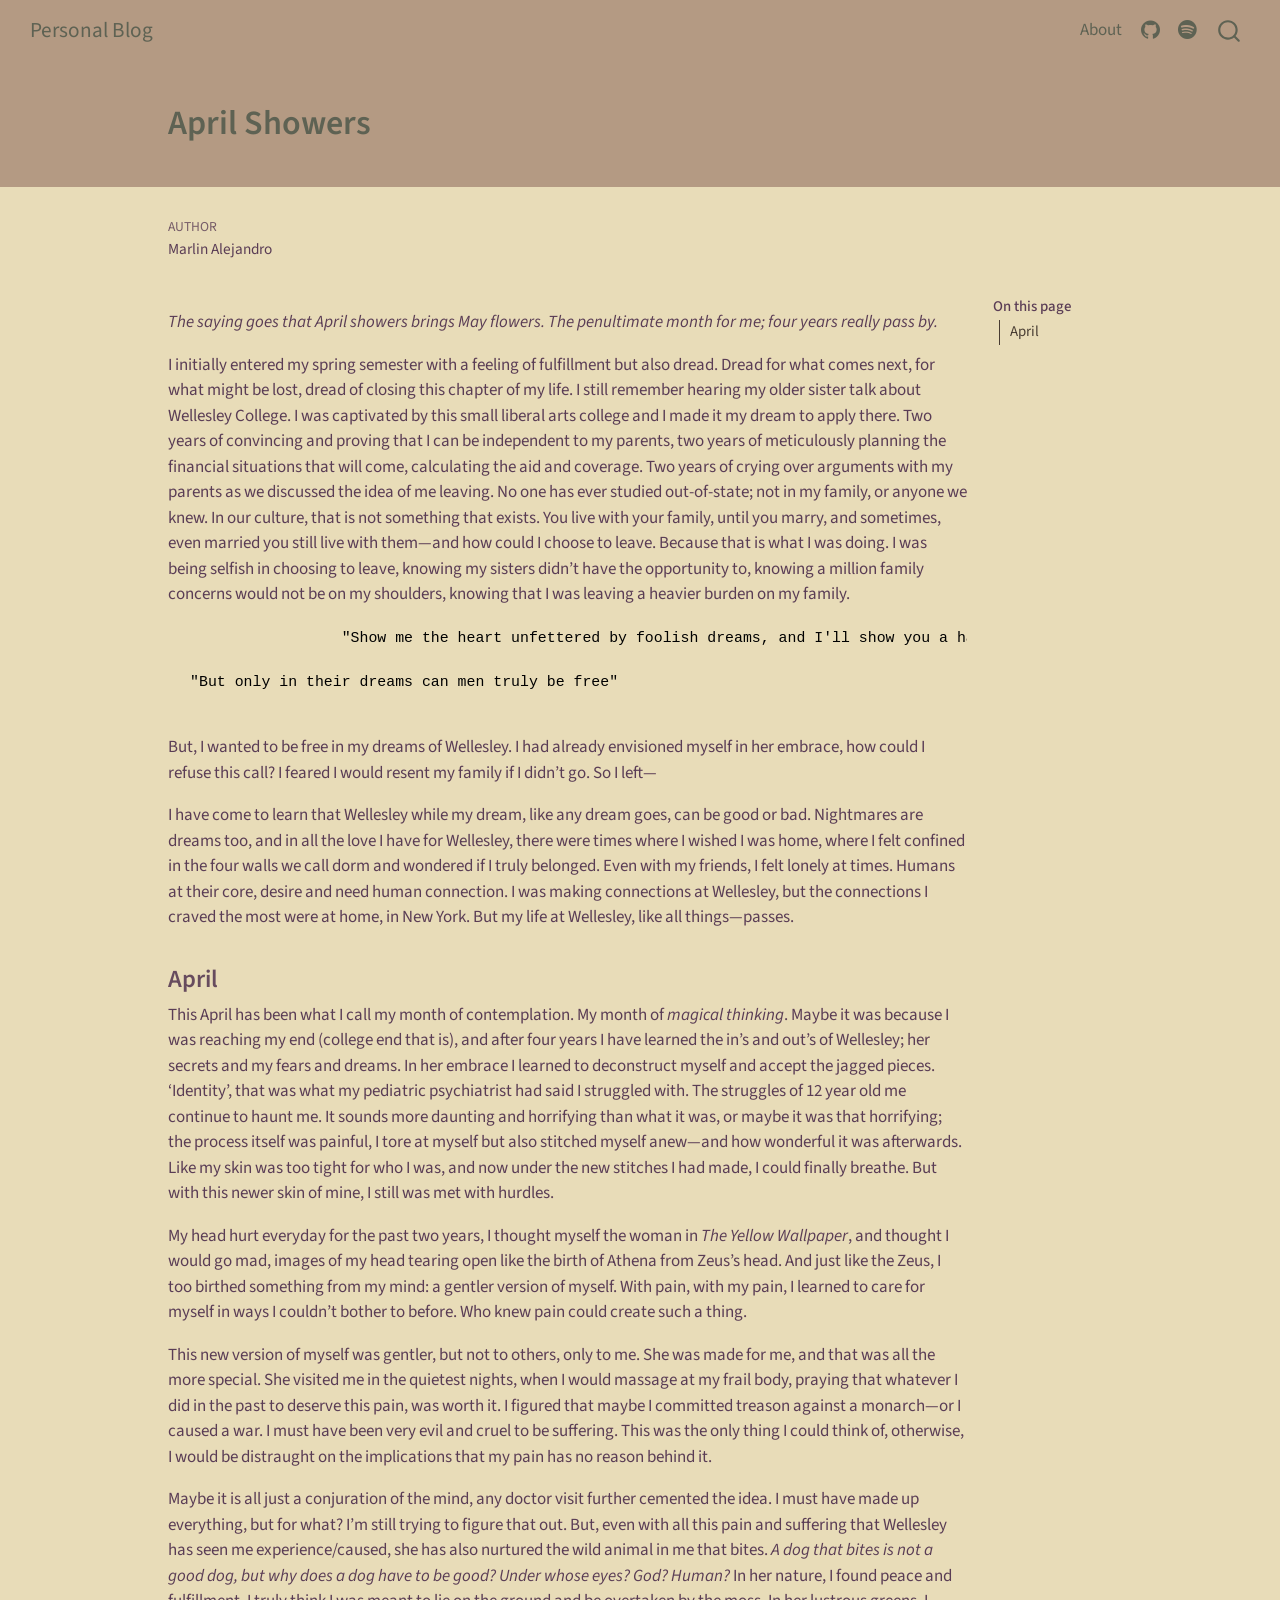
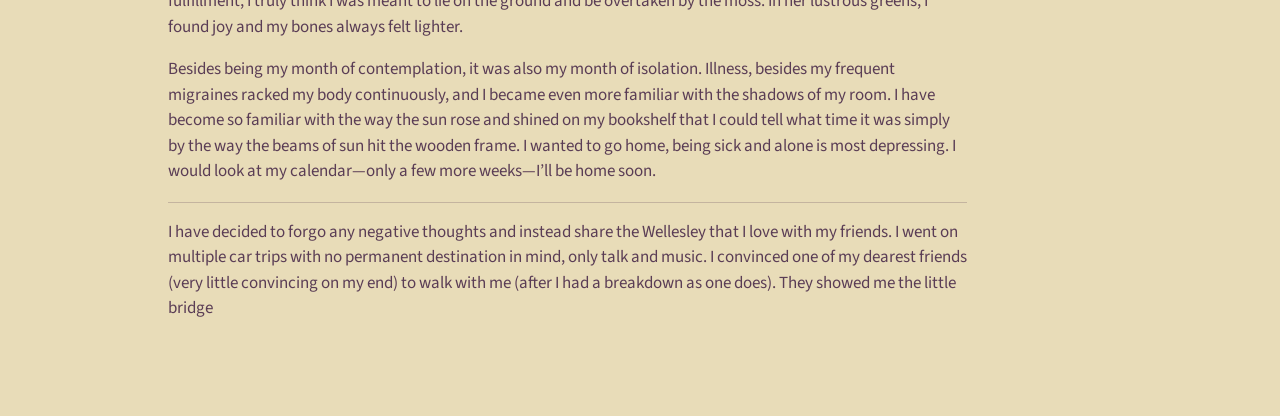
<file: posts/april/april_showers 2.html>
<!DOCTYPE html>
<html xmlns="http://www.w3.org/1999/xhtml" lang="en" xml:lang="en"><head>

<meta charset="utf-8">
<meta name="generator" content="quarto-1.9.37">

<meta name="viewport" content="width=device-width, initial-scale=1.0, user-scalable=yes">

<meta name="author" content="Marlin Alejandro">

<title>April Showers – Personal Blog</title>
<style>
/* Default styles provided by pandoc.
** See https://pandoc.org/MANUAL.html#variables-for-html for config info.
*/
code{white-space: pre-wrap;}
span.smallcaps{font-variant: small-caps;}
div.columns{display: flex; gap: min(4vw, 1.5em);}
div.column{flex: auto; overflow-x: auto;}
div.hanging-indent{margin-left: 1.5em; text-indent: -1.5em;}
ul.task-list{list-style: none;}
ul.task-list li input[type="checkbox"] {
  width: 0.8em;
  margin: 0 0.8em 0.2em -1em; /* quarto-specific, see https://github.com/quarto-dev/quarto-cli/issues/4556 */ 
  vertical-align: middle;
}
</style>


<script src="../../site_libs/quarto-nav/quarto-nav.js"></script>
<script src="../../site_libs/quarto-nav/headroom.min.js"></script>
<script src="../../site_libs/clipboard/clipboard.min.js"></script>
<script src="../../site_libs/quarto-search/autocomplete.umd.js"></script>
<script src="../../site_libs/quarto-search/fuse.min.js"></script>
<script src="../../site_libs/quarto-search/quarto-search.js"></script>
<meta name="quarto:offset" content="../../">
<script src="../../site_libs/quarto-html/quarto.js" type="module"></script>
<script src="../../site_libs/quarto-html/tabsets/tabsets.js" type="module"></script>
<script src="../../site_libs/quarto-html/popper.min.js"></script>
<script src="../../site_libs/quarto-html/tippy.umd.min.js"></script>
<script src="../../site_libs/quarto-html/anchor.min.js"></script>
<link href="../../site_libs/quarto-html/tippy.css" rel="stylesheet">
<link href="../../site_libs/quarto-html/quarto-syntax-highlighting-7f8f88aac4f3542376d5c11b86a4c14d.css" rel="stylesheet" id="quarto-text-highlighting-styles">
<script src="../../site_libs/bootstrap/bootstrap.min.js"></script>
<link href="../../site_libs/bootstrap/bootstrap-icons.css" rel="stylesheet">
<link href="../../site_libs/bootstrap/bootstrap-fc74b780072f1040045b73790493eb5e.min.css" rel="stylesheet" append-hash="true" id="quarto-bootstrap" data-mode="light">
<script id="quarto-search-options" type="application/json">{
  "location": "navbar",
  "copy-button": false,
  "collapse-after": 3,
  "panel-placement": "end",
  "type": "overlay",
  "limit": 50,
  "keyboard-shortcut": [
    "f",
    "/",
    "s"
  ],
  "show-item-context": false,
  "language": {
    "search-no-results-text": "No results",
    "search-matching-documents-text": "matching documents",
    "search-copy-link-title": "Copy link to search",
    "search-hide-matches-text": "Hide additional matches",
    "search-more-match-text": "more match in this document",
    "search-more-matches-text": "more matches in this document",
    "search-clear-button-title": "Clear",
    "search-text-placeholder": "",
    "search-detached-cancel-button-title": "Cancel",
    "search-submit-button-title": "Submit",
    "search-label": "Search"
  }
}</script>


<link rel="stylesheet" href="../../styles.css">
</head>

<body class="nav-fixed quarto-light">

<div id="quarto-search-results"></div>
  <header id="quarto-header" class="headroom fixed-top quarto-banner">
    <nav class="navbar navbar-expand-lg " data-bs-theme="dark">
      <div class="navbar-container container-fluid">
      <div class="navbar-brand-container mx-auto">
    <a class="navbar-brand" href="../../index.html">
    <span class="navbar-title">Personal Blog</span>
    </a>
  </div>
            <div id="quarto-search" class="" title="Search"></div>
          <button class="navbar-toggler" type="button" data-bs-toggle="collapse" data-bs-target="#navbarCollapse" aria-controls="navbarCollapse" role="menu" aria-expanded="false" aria-label="Toggle navigation" onclick="if (window.quartoToggleHeadroom) { window.quartoToggleHeadroom(); }">
  <span class="navbar-toggler-icon"></span>
</button>
          <div class="collapse navbar-collapse" id="navbarCollapse">
            <ul class="navbar-nav navbar-nav-scroll ms-auto">
  <li class="nav-item">
    <a class="nav-link" href="../../about.html"> 
<span class="menu-text">About</span></a>
  </li>  
  <li class="nav-item compact">
    <a class="nav-link" href="https://github.com/"> <i class="bi bi-github" role="img">
</i> 
<span class="menu-text"></span></a>
  </li>  
  <li class="nav-item compact">
    <a class="nav-link" href="https://open.spotify.com/playlist/4geESJMhY9kUPZyI3AfAQq?si=TN0rwLWlTwm3byuMcQkwIA"> <i class="bi bi-spotify" role="img">
</i> 
<span class="menu-text"></span></a>
  </li>  
</ul>
          </div> <!-- /navcollapse -->
            <div class="quarto-navbar-tools">
</div>
      </div> <!-- /container-fluid -->
    </nav>
</header>
<!-- content -->
<header id="title-block-header" class="quarto-title-block default page-columns page-full">
  <div class="quarto-title-banner page-columns page-full">
    <div class="quarto-title column-body">
      <h1 class="title">April Showers</h1>
                      </div>
  </div>
    
  
  <div class="quarto-title-meta">

      <div>
      <div class="quarto-title-meta-heading">Author</div>
      <div class="quarto-title-meta-contents">
               <p>Marlin Alejandro </p>
            </div>
    </div>
      
    
      
    </div>
    
  
  </header><div id="quarto-content" class="quarto-container page-columns page-rows-contents page-layout-article page-navbar">
<!-- sidebar -->
<!-- margin-sidebar -->
    <div id="quarto-margin-sidebar" class="sidebar margin-sidebar">
        <nav id="TOC" role="doc-toc" class="toc-active">
    <h2 id="toc-title">On this page</h2>
   
  <ul>
  <li><a href="#april" id="toc-april" class="nav-link active" data-scroll-target="#april">April</a></li>
  </ul>
</nav>
    </div>
<!-- main -->
<main class="content quarto-banner-title-block" id="quarto-document-content">





<p><em>The saying goes that April showers brings May flowers. The penultimate month for me; four years really pass by.</em></p>
<p>I initially entered my spring semester with a feeling of fulfillment but also dread. Dread for what comes next, for what might be lost, dread of closing this chapter of my life. I still remember hearing my older sister talk about Wellesley College. I was captivated by this small liberal arts college and I made it my dream to apply there. Two years of convincing and proving that I can be independent to my parents, two years of meticulously planning the financial situations that will come, calculating the aid and coverage. Two years of crying over arguments with my parents as we discussed the idea of me leaving. No one has ever studied out-of-state; not in my family, or anyone we knew. In our culture, that is not something that exists. You live with your family, until you marry, and sometimes, even married you still live with them—and how could I choose to leave. Because that is what I was doing. I was being selfish in choosing to leave, knowing my sisters didn’t have the opportunity to, knowing a million family concerns would not be on my shoulders, knowing that I was leaving a heavier burden on my family.</p>
<pre><code>                   "Show me the heart unfettered by foolish dreams, and I'll show you a happy man."
       
  "But only in their dreams can men truly be free"
                                      </code></pre>
<p>But, I wanted to be free in my dreams of Wellesley. I had already envisioned myself in her embrace, how could I refuse this call? I feared I would resent my family if I didn’t go. So I left—</p>
<p>I have come to learn that Wellesley while my dream, like any dream goes, can be good or bad. Nightmares are dreams too, and in all the love I have for Wellesley, there were times where I wished I was home, where I felt confined in the four walls we call dorm and wondered if I truly belonged. Even with my friends, I felt lonely at times. Humans at their core, desire and need human connection. I was making connections at Wellesley, but the connections I craved the most were at home, in New York. But my life at Wellesley, like all things—passes.</p>
<section id="april" class="level3">
<h3 class="anchored" data-anchor-id="april">April</h3>
<p>This April has been what I call my month of contemplation. My month of <em>magical thinking</em>. Maybe it was because I was reaching my end (college end that is), and after four years I have learned the in’s and out’s of Wellesley; her secrets and my fears and dreams. In her embrace I learned to deconstruct myself and accept the jagged pieces. ‘Identity’, that was what my pediatric psychiatrist had said I struggled with. The struggles of 12 year old me continue to haunt me. It sounds more daunting and horrifying than what it was, or maybe it was that horrifying; the process itself was painful, I tore at myself but also stitched myself anew—and how wonderful it was afterwards. Like my skin was too tight for who I was, and now under the new stitches I had made, I could finally breathe. But with this newer skin of mine, I still was met with hurdles.</p>
<p>My head hurt everyday for the past two years, I thought myself the woman in <em>The Yellow Wallpaper</em>, and thought I would go mad, images of my head tearing open like the birth of Athena from Zeus’s head. And just like the Zeus, I too birthed something from my mind: a gentler version of myself. With pain, with my pain, I learned to care for myself in ways I couldn’t bother to before. Who knew pain could create such a thing.</p>
<p>This new version of myself was gentler, but not to others, only to me. She was made for me, and that was all the more special. She visited me in the quietest nights, when I would massage at my frail body, praying that whatever I did in the past to deserve this pain, was worth it. I figured that maybe I committed treason against a monarch—or I caused a war. I must have been very evil and cruel to be suffering. This was the only thing I could think of, otherwise, I would be distraught on the implications that my pain has no reason behind it.</p>
<p>Maybe it is all just a conjuration of the mind, any doctor visit further cemented the idea. I must have made up everything, but for what? I’m still trying to figure that out. But, even with all this pain and suffering that Wellesley has seen me experience/caused, she has also nurtured the wild animal in me that bites. <em>A dog that bites is not a good dog, but why does a dog have to be good? Under whose eyes? God? Human?</em> In her nature, I found peace and fulfillment, I truly think I was meant to lie on the ground and be overtaken by the moss. In her lustrous greens, I found joy and my bones always felt lighter.</p>
<p>Besides being my month of contemplation, it was also my month of isolation. Illness, besides my frequent migraines racked my body continuously, and I became even more familiar with the shadows of my room. I have become so familiar with the way the sun rose and shined on my bookshelf that I could tell what time it was simply by the way the beams of sun hit the wooden frame. I wanted to go home, being sick and alone is most depressing. I would look at my calendar—only a few more weeks—I’ll be home soon.</p>
<hr>
<p>I have decided to forgo any negative thoughts and instead share the Wellesley that I love with my friends. I went on multiple car trips with no permanent destination in mind, only talk and music. I convinced one of my dearest friends (very little convincing on my end) to walk with me (after I had a breakdown as one does). They showed me the little bridge</p>


</section>

</main> <!-- /main -->
<script id="quarto-html-after-body" type="application/javascript">
  window.document.addEventListener("DOMContentLoaded", function (event) {
    const icon = "";
    const anchorJS = new window.AnchorJS();
    anchorJS.options = {
      placement: 'right',
      icon: icon
    };
    anchorJS.add('.anchored');
    const isCodeAnnotation = (el) => {
      for (const clz of el.classList) {
        if (clz.startsWith('code-annotation-')) {                     
          return true;
        }
      }
      return false;
    }
    const onCopySuccess = function(e) {
      // button target
      const button = e.trigger;
      // don't keep focus
      button.blur();
      // flash "checked"
      button.classList.add('code-copy-button-checked');
      var currentTitle = button.getAttribute("title");
      button.setAttribute("title", "Copied!");
      let tooltip;
      if (window.bootstrap) {
        button.setAttribute("data-bs-toggle", "tooltip");
        button.setAttribute("data-bs-placement", "left");
        button.setAttribute("data-bs-title", "Copied!");
        tooltip = new bootstrap.Tooltip(button, 
          { trigger: "manual", 
            customClass: "code-copy-button-tooltip",
            offset: [0, -8]});
        tooltip.show();    
      }
      setTimeout(function() {
        if (tooltip) {
          tooltip.hide();
          button.removeAttribute("data-bs-title");
          button.removeAttribute("data-bs-toggle");
          button.removeAttribute("data-bs-placement");
        }
        button.setAttribute("title", currentTitle);
        button.classList.remove('code-copy-button-checked');
      }, 1000);
      // clear code selection
      e.clearSelection();
    }
    const getTextToCopy = function(trigger) {
      const outerScaffold = trigger.parentElement.cloneNode(true);
      const codeEl = outerScaffold.querySelector('code');
      for (const childEl of codeEl.children) {
        if (isCodeAnnotation(childEl)) {
          childEl.remove();
        }
      }
      return codeEl.innerText;
    }
    const clipboard = new window.ClipboardJS('.code-copy-button:not([data-in-quarto-modal])', {
      text: getTextToCopy
    });
    clipboard.on('success', onCopySuccess);
    if (window.document.getElementById('quarto-embedded-source-code-modal')) {
      const clipboardModal = new window.ClipboardJS('.code-copy-button[data-in-quarto-modal]', {
        text: getTextToCopy,
        container: window.document.getElementById('quarto-embedded-source-code-modal')
      });
      clipboardModal.on('success', onCopySuccess);
    }
      var localhostRegex = new RegExp(/^(?:http|https):\/\/localhost\:?[0-9]*\//);
      var mailtoRegex = new RegExp(/^mailto:/);
        var filterRegex = new RegExp("https:\/\/your-website-url\.example\.com");
      var isInternal = (href) => {
          return filterRegex.test(href) || localhostRegex.test(href) || mailtoRegex.test(href);
      }
      // Inspect non-navigation links and adorn them if external
     var links = window.document.querySelectorAll('a[href]:not(.nav-link):not(.navbar-brand):not(.toc-action):not(.sidebar-link):not(.sidebar-item-toggle):not(.pagination-link):not(.no-external):not([aria-hidden]):not(.dropdown-item):not(.quarto-navigation-tool):not(.about-link)');
      for (var i=0; i<links.length; i++) {
        const link = links[i];
        if (!isInternal(link.href)) {
          // undo the damage that might have been done by quarto-nav.js in the case of
          // links that we want to consider external
          if (link.dataset.originalHref !== undefined) {
            link.href = link.dataset.originalHref;
          }
        }
      }
    function tippyHover(el, contentFn, onTriggerFn, onUntriggerFn) {
      const config = {
        allowHTML: true,
        maxWidth: 500,
        delay: 100,
        arrow: false,
        appendTo: function(el) {
            return el.parentElement;
        },
        interactive: true,
        interactiveBorder: 10,
        theme: 'quarto',
        placement: 'bottom-start',
      };
      if (contentFn) {
        config.content = contentFn;
      }
      if (onTriggerFn) {
        config.onTrigger = onTriggerFn;
      }
      if (onUntriggerFn) {
        config.onUntrigger = onUntriggerFn;
      }
      window.tippy(el, config); 
    }
    const noterefs = window.document.querySelectorAll('a[role="doc-noteref"]');
    for (var i=0; i<noterefs.length; i++) {
      const ref = noterefs[i];
      tippyHover(ref, function() {
        // use id or data attribute instead here
        let href = ref.getAttribute('data-footnote-href') || ref.getAttribute('href');
        try { href = new URL(href).hash; } catch {}
        const id = href.replace(/^#\/?/, "");
        const note = window.document.getElementById(id);
        if (note) {
          return note.innerHTML;
        } else {
          return "";
        }
      });
    }
    const xrefs = window.document.querySelectorAll('a.quarto-xref');
    const processXRef = (id, note) => {
      // Strip column container classes
      const stripColumnClz = (el) => {
        el.classList.remove("page-full", "page-columns");
        if (el.children) {
          for (const child of el.children) {
            stripColumnClz(child);
          }
        }
      }
      stripColumnClz(note)
      if (id === null || id.startsWith('sec-')) {
        // Special case sections, only their first couple elements
        const container = document.createElement("div");
        if (note.children && note.children.length > 2) {
          container.appendChild(note.children[0].cloneNode(true));
          for (let i = 1; i < note.children.length; i++) {
            const child = note.children[i];
            if (child.tagName === "P" && child.innerText === "") {
              continue;
            } else {
              container.appendChild(child.cloneNode(true));
              break;
            }
          }
          if (window.Quarto?.typesetMath) {
            window.Quarto.typesetMath(container);
          }
          return container.innerHTML
        } else {
          if (window.Quarto?.typesetMath) {
            window.Quarto.typesetMath(note);
          }
          return note.innerHTML;
        }
      } else {
        // Remove any anchor links if they are present
        const anchorLink = note.querySelector('a.anchorjs-link');
        if (anchorLink) {
          anchorLink.remove();
        }
        if (window.Quarto?.typesetMath) {
          window.Quarto.typesetMath(note);
        }
        if (note.classList.contains("callout")) {
          return note.outerHTML;
        } else {
          return note.innerHTML;
        }
      }
    }
    for (var i=0; i<xrefs.length; i++) {
      const xref = xrefs[i];
      tippyHover(xref, undefined, function(instance) {
        instance.disable();
        let url = xref.getAttribute('href');
        let hash = undefined; 
        if (url.startsWith('#')) {
          hash = url;
        } else {
          try { hash = new URL(url).hash; } catch {}
        }
        if (hash) {
          const id = hash.replace(/^#\/?/, "");
          const note = window.document.getElementById(id);
          if (note !== null) {
            try {
              const html = processXRef(id, note.cloneNode(true));
              instance.setContent(html);
            } finally {
              instance.enable();
              instance.show();
            }
          } else {
            // See if we can fetch this
            fetch(url.split('#')[0])
            .then(res => res.text())
            .then(html => {
              const parser = new DOMParser();
              const htmlDoc = parser.parseFromString(html, "text/html");
              const note = htmlDoc.getElementById(id);
              if (note !== null) {
                const html = processXRef(id, note);
                instance.setContent(html);
              } 
            }).finally(() => {
              instance.enable();
              instance.show();
            });
          }
        } else {
          // See if we can fetch a full url (with no hash to target)
          // This is a special case and we should probably do some content thinning / targeting
          fetch(url)
          .then(res => res.text())
          .then(html => {
            const parser = new DOMParser();
            const htmlDoc = parser.parseFromString(html, "text/html");
            const note = htmlDoc.querySelector('main.content');
            if (note !== null) {
              // This should only happen for chapter cross references
              // (since there is no id in the URL)
              // remove the first header
              if (note.children.length > 0 && note.children[0].tagName === "HEADER") {
                note.children[0].remove();
              }
              const html = processXRef(null, note);
              instance.setContent(html);
            } 
          }).finally(() => {
            instance.enable();
            instance.show();
          });
        }
      }, function(instance) {
      });
    }
        let selectedAnnoteEl;
        const selectorForAnnotation = ( cell, annotation) => {
          let cellAttr = 'data-code-cell="' + cell + '"';
          let lineAttr = 'data-code-annotation="' +  annotation + '"';
          const selector = 'span[' + cellAttr + '][' + lineAttr + ']';
          return selector;
        }
        const selectCodeLines = (annoteEl) => {
          const doc = window.document;
          const targetCell = annoteEl.getAttribute("data-target-cell");
          const targetAnnotation = annoteEl.getAttribute("data-target-annotation");
          const annoteSpan = window.document.querySelector(selectorForAnnotation(targetCell, targetAnnotation));
          const lines = annoteSpan.getAttribute("data-code-lines").split(",");
          const lineIds = lines.map((line) => {
            return targetCell + "-" + line;
          })
          let top = null;
          let height = null;
          let parent = null;
          if (lineIds.length > 0) {
              //compute the position of the single el (top and bottom and make a div)
              const el = window.document.getElementById(lineIds[0]);
              top = el.offsetTop;
              height = el.offsetHeight;
              parent = el.parentElement.parentElement;
            if (lineIds.length > 1) {
              const lastEl = window.document.getElementById(lineIds[lineIds.length - 1]);
              const bottom = lastEl.offsetTop + lastEl.offsetHeight;
              height = bottom - top;
            }
            if (top !== null && height !== null && parent !== null) {
              // cook up a div (if necessary) and position it 
              let div = window.document.getElementById("code-annotation-line-highlight");
              if (div === null) {
                div = window.document.createElement("div");
                div.setAttribute("id", "code-annotation-line-highlight");
                div.style.position = 'absolute';
                parent.appendChild(div);
              }
              div.style.top = top - 2 + "px";
              div.style.height = height + 4 + "px";
              div.style.left = 0;
              let gutterDiv = window.document.getElementById("code-annotation-line-highlight-gutter");
              if (gutterDiv === null) {
                gutterDiv = window.document.createElement("div");
                gutterDiv.setAttribute("id", "code-annotation-line-highlight-gutter");
                gutterDiv.style.position = 'absolute';
                const codeCell = window.document.getElementById(targetCell);
                const gutter = codeCell.querySelector('.code-annotation-gutter');
                gutter.appendChild(gutterDiv);
              }
              gutterDiv.style.top = top - 2 + "px";
              gutterDiv.style.height = height + 4 + "px";
            }
            selectedAnnoteEl = annoteEl;
          }
        };
        const unselectCodeLines = () => {
          const elementsIds = ["code-annotation-line-highlight", "code-annotation-line-highlight-gutter"];
          elementsIds.forEach((elId) => {
            const div = window.document.getElementById(elId);
            if (div) {
              div.remove();
            }
          });
          selectedAnnoteEl = undefined;
        };
          // Handle positioning of the toggle
      window.addEventListener(
        "resize",
        throttle(() => {
          elRect = undefined;
          if (selectedAnnoteEl) {
            selectCodeLines(selectedAnnoteEl);
          }
        }, 10)
      );
      function throttle(fn, ms) {
      let throttle = false;
      let timer;
        return (...args) => {
          if(!throttle) { // first call gets through
              fn.apply(this, args);
              throttle = true;
          } else { // all the others get throttled
              if(timer) clearTimeout(timer); // cancel #2
              timer = setTimeout(() => {
                fn.apply(this, args);
                timer = throttle = false;
              }, ms);
          }
        };
      }
        // Attach click handler to the DT
        const annoteDls = window.document.querySelectorAll('dt[data-target-cell]');
        for (const annoteDlNode of annoteDls) {
          annoteDlNode.addEventListener('click', (event) => {
            const clickedEl = event.target;
            if (clickedEl !== selectedAnnoteEl) {
              unselectCodeLines();
              const activeEl = window.document.querySelector('dt[data-target-cell].code-annotation-active');
              if (activeEl) {
                activeEl.classList.remove('code-annotation-active');
              }
              selectCodeLines(clickedEl);
              clickedEl.classList.add('code-annotation-active');
            } else {
              // Unselect the line
              unselectCodeLines();
              clickedEl.classList.remove('code-annotation-active');
            }
          });
        }
    const findCites = (el) => {
      const parentEl = el.parentElement;
      if (parentEl) {
        const cites = parentEl.dataset.cites;
        if (cites) {
          return {
            el,
            cites: cites.split(' ')
          };
        } else {
          return findCites(el.parentElement)
        }
      } else {
        return undefined;
      }
    };
    var bibliorefs = window.document.querySelectorAll('a[role="doc-biblioref"]');
    for (var i=0; i<bibliorefs.length; i++) {
      const ref = bibliorefs[i];
      const citeInfo = findCites(ref);
      if (citeInfo) {
        tippyHover(citeInfo.el, function() {
          var popup = window.document.createElement('div');
          citeInfo.cites.forEach(function(cite) {
            var citeDiv = window.document.createElement('div');
            citeDiv.classList.add('hanging-indent');
            citeDiv.classList.add('csl-entry');
            var biblioDiv = window.document.getElementById('ref-' + cite);
            if (biblioDiv) {
              citeDiv.innerHTML = biblioDiv.innerHTML;
            }
            popup.appendChild(citeDiv);
          });
          return popup.innerHTML;
        });
      }
    }
  });
  </script>
</div> <!-- /content -->




</body></html>
</file>
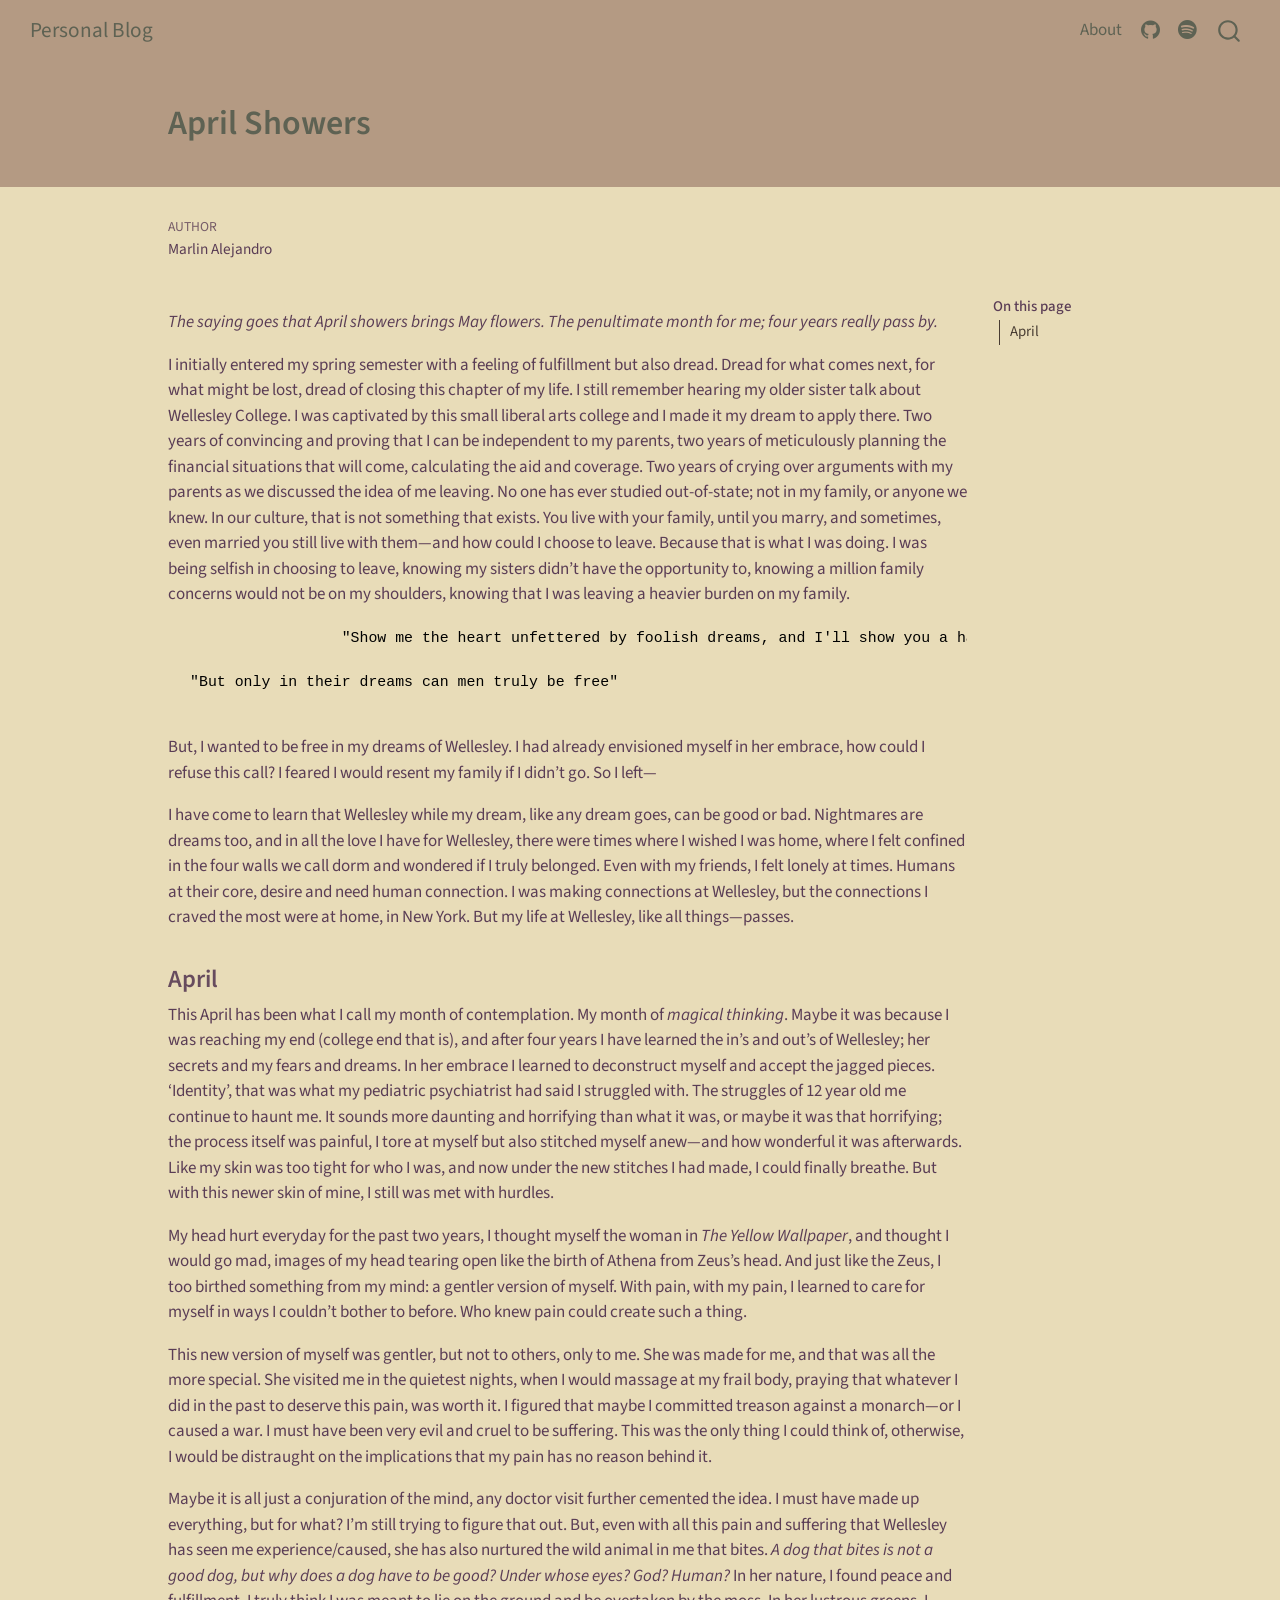
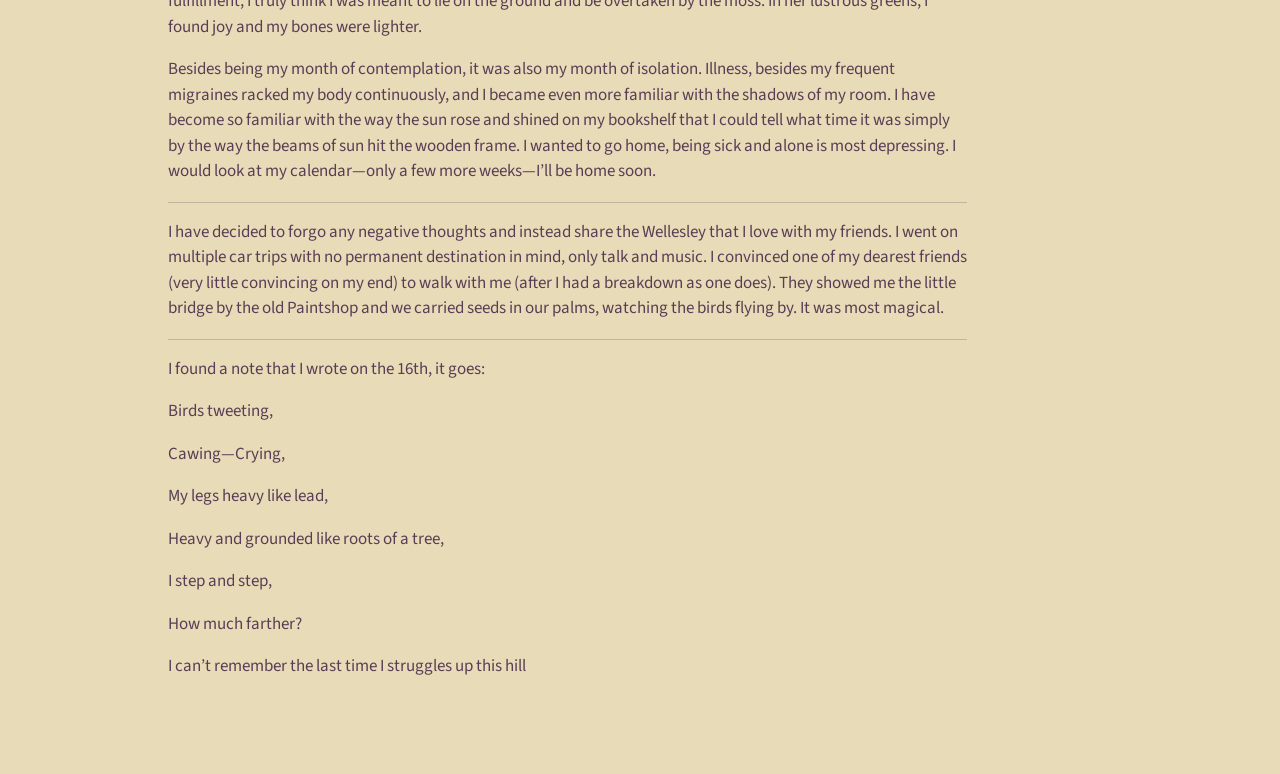
<file: posts/april/april_showers.html>
<!DOCTYPE html>
<html xmlns="http://www.w3.org/1999/xhtml" lang="en" xml:lang="en"><head>

<meta charset="utf-8">
<meta name="generator" content="quarto-1.9.37">

<meta name="viewport" content="width=device-width, initial-scale=1.0, user-scalable=yes">

<meta name="author" content="Marlin Alejandro">

<title>April Showers – Personal Blog</title>
<style>
/* Default styles provided by pandoc.
** See https://pandoc.org/MANUAL.html#variables-for-html for config info.
*/
code{white-space: pre-wrap;}
span.smallcaps{font-variant: small-caps;}
div.columns{display: flex; gap: min(4vw, 1.5em);}
div.column{flex: auto; overflow-x: auto;}
div.hanging-indent{margin-left: 1.5em; text-indent: -1.5em;}
ul.task-list{list-style: none;}
ul.task-list li input[type="checkbox"] {
  width: 0.8em;
  margin: 0 0.8em 0.2em -1em; /* quarto-specific, see https://github.com/quarto-dev/quarto-cli/issues/4556 */ 
  vertical-align: middle;
}
</style>


<script src="../../site_libs/quarto-nav/quarto-nav.js"></script>
<script src="../../site_libs/quarto-nav/headroom.min.js"></script>
<script src="../../site_libs/clipboard/clipboard.min.js"></script>
<script src="../../site_libs/quarto-search/autocomplete.umd.js"></script>
<script src="../../site_libs/quarto-search/fuse.min.js"></script>
<script src="../../site_libs/quarto-search/quarto-search.js"></script>
<meta name="quarto:offset" content="../../">
<script src="../../site_libs/quarto-html/quarto.js" type="module"></script>
<script src="../../site_libs/quarto-html/tabsets/tabsets.js" type="module"></script>
<script src="../../site_libs/quarto-html/popper.min.js"></script>
<script src="../../site_libs/quarto-html/tippy.umd.min.js"></script>
<script src="../../site_libs/quarto-html/anchor.min.js"></script>
<link href="../../site_libs/quarto-html/tippy.css" rel="stylesheet">
<link href="../../site_libs/quarto-html/quarto-syntax-highlighting-7f8f88aac4f3542376d5c11b86a4c14d.css" rel="stylesheet" id="quarto-text-highlighting-styles">
<script src="../../site_libs/bootstrap/bootstrap.min.js"></script>
<link href="../../site_libs/bootstrap/bootstrap-icons.css" rel="stylesheet">
<link href="../../site_libs/bootstrap/bootstrap-fc74b780072f1040045b73790493eb5e.min.css" rel="stylesheet" append-hash="true" id="quarto-bootstrap" data-mode="light">
<script id="quarto-search-options" type="application/json">{
  "location": "navbar",
  "copy-button": false,
  "collapse-after": 3,
  "panel-placement": "end",
  "type": "overlay",
  "limit": 50,
  "keyboard-shortcut": [
    "f",
    "/",
    "s"
  ],
  "show-item-context": false,
  "language": {
    "search-no-results-text": "No results",
    "search-matching-documents-text": "matching documents",
    "search-copy-link-title": "Copy link to search",
    "search-hide-matches-text": "Hide additional matches",
    "search-more-match-text": "more match in this document",
    "search-more-matches-text": "more matches in this document",
    "search-clear-button-title": "Clear",
    "search-text-placeholder": "",
    "search-detached-cancel-button-title": "Cancel",
    "search-submit-button-title": "Submit",
    "search-label": "Search"
  }
}</script>


<link rel="stylesheet" href="../../styles.css">
</head>

<body class="nav-fixed quarto-light">

<div id="quarto-search-results"></div>
  <header id="quarto-header" class="headroom fixed-top quarto-banner">
    <nav class="navbar navbar-expand-lg " data-bs-theme="dark">
      <div class="navbar-container container-fluid">
      <div class="navbar-brand-container mx-auto">
    <a class="navbar-brand" href="../../index.html">
    <span class="navbar-title">Personal Blog</span>
    </a>
  </div>
            <div id="quarto-search" class="" title="Search"></div>
          <button class="navbar-toggler" type="button" data-bs-toggle="collapse" data-bs-target="#navbarCollapse" aria-controls="navbarCollapse" role="menu" aria-expanded="false" aria-label="Toggle navigation" onclick="if (window.quartoToggleHeadroom) { window.quartoToggleHeadroom(); }">
  <span class="navbar-toggler-icon"></span>
</button>
          <div class="collapse navbar-collapse" id="navbarCollapse">
            <ul class="navbar-nav navbar-nav-scroll ms-auto">
  <li class="nav-item">
    <a class="nav-link" href="../../about.html"> 
<span class="menu-text">About</span></a>
  </li>  
  <li class="nav-item compact">
    <a class="nav-link" href="https://github.com/"> <i class="bi bi-github" role="img">
</i> 
<span class="menu-text"></span></a>
  </li>  
  <li class="nav-item compact">
    <a class="nav-link" href="https://open.spotify.com/playlist/4geESJMhY9kUPZyI3AfAQq?si=TN0rwLWlTwm3byuMcQkwIA"> <i class="bi bi-spotify" role="img">
</i> 
<span class="menu-text"></span></a>
  </li>  
</ul>
          </div> <!-- /navcollapse -->
            <div class="quarto-navbar-tools">
</div>
      </div> <!-- /container-fluid -->
    </nav>
</header>
<!-- content -->
<header id="title-block-header" class="quarto-title-block default page-columns page-full">
  <div class="quarto-title-banner page-columns page-full">
    <div class="quarto-title column-body">
      <h1 class="title">April Showers</h1>
                      </div>
  </div>
    
  
  <div class="quarto-title-meta">

      <div>
      <div class="quarto-title-meta-heading">Author</div>
      <div class="quarto-title-meta-contents">
               <p>Marlin Alejandro </p>
            </div>
    </div>
      
    
      
    </div>
    
  
  </header><div id="quarto-content" class="quarto-container page-columns page-rows-contents page-layout-article page-navbar">
<!-- sidebar -->
<!-- margin-sidebar -->
    <div id="quarto-margin-sidebar" class="sidebar margin-sidebar">
        <nav id="TOC" role="doc-toc" class="toc-active">
    <h2 id="toc-title">On this page</h2>
   
  <ul>
  <li><a href="#april" id="toc-april" class="nav-link active" data-scroll-target="#april">April</a></li>
  </ul>
</nav>
    </div>
<!-- main -->
<main class="content quarto-banner-title-block" id="quarto-document-content">





<p><em>The saying goes that April showers brings May flowers. The penultimate month for me; four years really pass by.</em></p>
<p>I initially entered my spring semester with a feeling of fulfillment but also dread. Dread for what comes next, for what might be lost, dread of closing this chapter of my life. I still remember hearing my older sister talk about Wellesley College. I was captivated by this small liberal arts college and I made it my dream to apply there. Two years of convincing and proving that I can be independent to my parents, two years of meticulously planning the financial situations that will come, calculating the aid and coverage. Two years of crying over arguments with my parents as we discussed the idea of me leaving. No one has ever studied out-of-state; not in my family, or anyone we knew. In our culture, that is not something that exists. You live with your family, until you marry, and sometimes, even married you still live with them—and how could I choose to leave. Because that is what I was doing. I was being selfish in choosing to leave, knowing my sisters didn’t have the opportunity to, knowing a million family concerns would not be on my shoulders, knowing that I was leaving a heavier burden on my family.</p>
<pre><code>                   "Show me the heart unfettered by foolish dreams, and I'll show you a happy man."
       
  "But only in their dreams can men truly be free"
                                      </code></pre>
<p>But, I wanted to be free in my dreams of Wellesley. I had already envisioned myself in her embrace, how could I refuse this call? I feared I would resent my family if I didn’t go. So I left—</p>
<p>I have come to learn that Wellesley while my dream, like any dream goes, can be good or bad. Nightmares are dreams too, and in all the love I have for Wellesley, there were times where I wished I was home, where I felt confined in the four walls we call dorm and wondered if I truly belonged. Even with my friends, I felt lonely at times. Humans at their core, desire and need human connection. I was making connections at Wellesley, but the connections I craved the most were at home, in New York. But my life at Wellesley, like all things—passes.</p>
<section id="april" class="level3">
<h3 class="anchored" data-anchor-id="april">April</h3>
<p>This April has been what I call my month of contemplation. My month of <em>magical thinking</em>. Maybe it was because I was reaching my end (college end that is), and after four years I have learned the in’s and out’s of Wellesley; her secrets and my fears and dreams. In her embrace I learned to deconstruct myself and accept the jagged pieces. ‘Identity’, that was what my pediatric psychiatrist had said I struggled with. The struggles of 12 year old me continue to haunt me. It sounds more daunting and horrifying than what it was, or maybe it was that horrifying; the process itself was painful, I tore at myself but also stitched myself anew—and how wonderful it was afterwards. Like my skin was too tight for who I was, and now under the new stitches I had made, I could finally breathe. But with this newer skin of mine, I still was met with hurdles.</p>
<p>My head hurt everyday for the past two years, I thought myself the woman in <em>The Yellow Wallpaper</em>, and thought I would go mad, images of my head tearing open like the birth of Athena from Zeus’s head. And just like the Zeus, I too birthed something from my mind: a gentler version of myself. With pain, with my pain, I learned to care for myself in ways I couldn’t bother to before. Who knew pain could create such a thing.</p>
<p>This new version of myself was gentler, but not to others, only to me. She was made for me, and that was all the more special. She visited me in the quietest nights, when I would massage at my frail body, praying that whatever I did in the past to deserve this pain, was worth it. I figured that maybe I committed treason against a monarch—or I caused a war. I must have been very evil and cruel to be suffering. This was the only thing I could think of, otherwise, I would be distraught on the implications that my pain has no reason behind it.</p>
<p>Maybe it is all just a conjuration of the mind, any doctor visit further cemented the idea. I must have made up everything, but for what? I’m still trying to figure that out. But, even with all this pain and suffering that Wellesley has seen me experience/caused, she has also nurtured the wild animal in me that bites. <em>A dog that bites is not a good dog, but why does a dog have to be good? Under whose eyes? God? Human?</em> In her nature, I found peace and fulfillment, I truly think I was meant to lie on the ground and be overtaken by the moss. In her lustrous greens, I found joy and my bones were lighter.</p>
<p>Besides being my month of contemplation, it was also my month of isolation. Illness, besides my frequent migraines racked my body continuously, and I became even more familiar with the shadows of my room. I have become so familiar with the way the sun rose and shined on my bookshelf that I could tell what time it was simply by the way the beams of sun hit the wooden frame. I wanted to go home, being sick and alone is most depressing. I would look at my calendar—only a few more weeks—I’ll be home soon.</p>
<hr>
<p>I have decided to forgo any negative thoughts and instead share the Wellesley that I love with my friends. I went on multiple car trips with no permanent destination in mind, only talk and music. I convinced one of my dearest friends (very little convincing on my end) to walk with me (after I had a breakdown as one does). They showed me the little bridge by the old Paintshop and we carried seeds in our palms, watching the birds flying by. It was most magical.</p>
<hr>
<p>I found a note that I wrote on the 16th, it goes:</p>
<p>Birds tweeting,</p>
<p>Cawing—Crying,</p>
<p>My legs heavy like lead,</p>
<p>Heavy and grounded like roots of a tree,</p>
<p>I step and step,</p>
<p>How much farther?</p>
<p>I can’t remember the last time I struggles up this hill</p>


</section>

</main> <!-- /main -->
<script id="quarto-html-after-body" type="application/javascript">
  window.document.addEventListener("DOMContentLoaded", function (event) {
    const icon = "";
    const anchorJS = new window.AnchorJS();
    anchorJS.options = {
      placement: 'right',
      icon: icon
    };
    anchorJS.add('.anchored');
    const isCodeAnnotation = (el) => {
      for (const clz of el.classList) {
        if (clz.startsWith('code-annotation-')) {                     
          return true;
        }
      }
      return false;
    }
    const onCopySuccess = function(e) {
      // button target
      const button = e.trigger;
      // don't keep focus
      button.blur();
      // flash "checked"
      button.classList.add('code-copy-button-checked');
      var currentTitle = button.getAttribute("title");
      button.setAttribute("title", "Copied!");
      let tooltip;
      if (window.bootstrap) {
        button.setAttribute("data-bs-toggle", "tooltip");
        button.setAttribute("data-bs-placement", "left");
        button.setAttribute("data-bs-title", "Copied!");
        tooltip = new bootstrap.Tooltip(button, 
          { trigger: "manual", 
            customClass: "code-copy-button-tooltip",
            offset: [0, -8]});
        tooltip.show();    
      }
      setTimeout(function() {
        if (tooltip) {
          tooltip.hide();
          button.removeAttribute("data-bs-title");
          button.removeAttribute("data-bs-toggle");
          button.removeAttribute("data-bs-placement");
        }
        button.setAttribute("title", currentTitle);
        button.classList.remove('code-copy-button-checked');
      }, 1000);
      // clear code selection
      e.clearSelection();
    }
    const getTextToCopy = function(trigger) {
      const outerScaffold = trigger.parentElement.cloneNode(true);
      const codeEl = outerScaffold.querySelector('code');
      for (const childEl of codeEl.children) {
        if (isCodeAnnotation(childEl)) {
          childEl.remove();
        }
      }
      return codeEl.innerText;
    }
    const clipboard = new window.ClipboardJS('.code-copy-button:not([data-in-quarto-modal])', {
      text: getTextToCopy
    });
    clipboard.on('success', onCopySuccess);
    if (window.document.getElementById('quarto-embedded-source-code-modal')) {
      const clipboardModal = new window.ClipboardJS('.code-copy-button[data-in-quarto-modal]', {
        text: getTextToCopy,
        container: window.document.getElementById('quarto-embedded-source-code-modal')
      });
      clipboardModal.on('success', onCopySuccess);
    }
      var localhostRegex = new RegExp(/^(?:http|https):\/\/localhost\:?[0-9]*\//);
      var mailtoRegex = new RegExp(/^mailto:/);
        var filterRegex = new RegExp("https:\/\/LiaRosa\.github\.io\/Personal_Blog\/");
      var isInternal = (href) => {
          return filterRegex.test(href) || localhostRegex.test(href) || mailtoRegex.test(href);
      }
      // Inspect non-navigation links and adorn them if external
     var links = window.document.querySelectorAll('a[href]:not(.nav-link):not(.navbar-brand):not(.toc-action):not(.sidebar-link):not(.sidebar-item-toggle):not(.pagination-link):not(.no-external):not([aria-hidden]):not(.dropdown-item):not(.quarto-navigation-tool):not(.about-link)');
      for (var i=0; i<links.length; i++) {
        const link = links[i];
        if (!isInternal(link.href)) {
          // undo the damage that might have been done by quarto-nav.js in the case of
          // links that we want to consider external
          if (link.dataset.originalHref !== undefined) {
            link.href = link.dataset.originalHref;
          }
        }
      }
    function tippyHover(el, contentFn, onTriggerFn, onUntriggerFn) {
      const config = {
        allowHTML: true,
        maxWidth: 500,
        delay: 100,
        arrow: false,
        appendTo: function(el) {
            return el.parentElement;
        },
        interactive: true,
        interactiveBorder: 10,
        theme: 'quarto',
        placement: 'bottom-start',
      };
      if (contentFn) {
        config.content = contentFn;
      }
      if (onTriggerFn) {
        config.onTrigger = onTriggerFn;
      }
      if (onUntriggerFn) {
        config.onUntrigger = onUntriggerFn;
      }
      window.tippy(el, config); 
    }
    const noterefs = window.document.querySelectorAll('a[role="doc-noteref"]');
    for (var i=0; i<noterefs.length; i++) {
      const ref = noterefs[i];
      tippyHover(ref, function() {
        // use id or data attribute instead here
        let href = ref.getAttribute('data-footnote-href') || ref.getAttribute('href');
        try { href = new URL(href).hash; } catch {}
        const id = href.replace(/^#\/?/, "");
        const note = window.document.getElementById(id);
        if (note) {
          return note.innerHTML;
        } else {
          return "";
        }
      });
    }
    const xrefs = window.document.querySelectorAll('a.quarto-xref');
    const processXRef = (id, note) => {
      // Strip column container classes
      const stripColumnClz = (el) => {
        el.classList.remove("page-full", "page-columns");
        if (el.children) {
          for (const child of el.children) {
            stripColumnClz(child);
          }
        }
      }
      stripColumnClz(note)
      if (id === null || id.startsWith('sec-')) {
        // Special case sections, only their first couple elements
        const container = document.createElement("div");
        if (note.children && note.children.length > 2) {
          container.appendChild(note.children[0].cloneNode(true));
          for (let i = 1; i < note.children.length; i++) {
            const child = note.children[i];
            if (child.tagName === "P" && child.innerText === "") {
              continue;
            } else {
              container.appendChild(child.cloneNode(true));
              break;
            }
          }
          if (window.Quarto?.typesetMath) {
            window.Quarto.typesetMath(container);
          }
          return container.innerHTML
        } else {
          if (window.Quarto?.typesetMath) {
            window.Quarto.typesetMath(note);
          }
          return note.innerHTML;
        }
      } else {
        // Remove any anchor links if they are present
        const anchorLink = note.querySelector('a.anchorjs-link');
        if (anchorLink) {
          anchorLink.remove();
        }
        if (window.Quarto?.typesetMath) {
          window.Quarto.typesetMath(note);
        }
        if (note.classList.contains("callout")) {
          return note.outerHTML;
        } else {
          return note.innerHTML;
        }
      }
    }
    for (var i=0; i<xrefs.length; i++) {
      const xref = xrefs[i];
      tippyHover(xref, undefined, function(instance) {
        instance.disable();
        let url = xref.getAttribute('href');
        let hash = undefined; 
        if (url.startsWith('#')) {
          hash = url;
        } else {
          try { hash = new URL(url).hash; } catch {}
        }
        if (hash) {
          const id = hash.replace(/^#\/?/, "");
          const note = window.document.getElementById(id);
          if (note !== null) {
            try {
              const html = processXRef(id, note.cloneNode(true));
              instance.setContent(html);
            } finally {
              instance.enable();
              instance.show();
            }
          } else {
            // See if we can fetch this
            fetch(url.split('#')[0])
            .then(res => res.text())
            .then(html => {
              const parser = new DOMParser();
              const htmlDoc = parser.parseFromString(html, "text/html");
              const note = htmlDoc.getElementById(id);
              if (note !== null) {
                const html = processXRef(id, note);
                instance.setContent(html);
              } 
            }).finally(() => {
              instance.enable();
              instance.show();
            });
          }
        } else {
          // See if we can fetch a full url (with no hash to target)
          // This is a special case and we should probably do some content thinning / targeting
          fetch(url)
          .then(res => res.text())
          .then(html => {
            const parser = new DOMParser();
            const htmlDoc = parser.parseFromString(html, "text/html");
            const note = htmlDoc.querySelector('main.content');
            if (note !== null) {
              // This should only happen for chapter cross references
              // (since there is no id in the URL)
              // remove the first header
              if (note.children.length > 0 && note.children[0].tagName === "HEADER") {
                note.children[0].remove();
              }
              const html = processXRef(null, note);
              instance.setContent(html);
            } 
          }).finally(() => {
            instance.enable();
            instance.show();
          });
        }
      }, function(instance) {
      });
    }
        let selectedAnnoteEl;
        const selectorForAnnotation = ( cell, annotation) => {
          let cellAttr = 'data-code-cell="' + cell + '"';
          let lineAttr = 'data-code-annotation="' +  annotation + '"';
          const selector = 'span[' + cellAttr + '][' + lineAttr + ']';
          return selector;
        }
        const selectCodeLines = (annoteEl) => {
          const doc = window.document;
          const targetCell = annoteEl.getAttribute("data-target-cell");
          const targetAnnotation = annoteEl.getAttribute("data-target-annotation");
          const annoteSpan = window.document.querySelector(selectorForAnnotation(targetCell, targetAnnotation));
          const lines = annoteSpan.getAttribute("data-code-lines").split(",");
          const lineIds = lines.map((line) => {
            return targetCell + "-" + line;
          })
          let top = null;
          let height = null;
          let parent = null;
          if (lineIds.length > 0) {
              //compute the position of the single el (top and bottom and make a div)
              const el = window.document.getElementById(lineIds[0]);
              top = el.offsetTop;
              height = el.offsetHeight;
              parent = el.parentElement.parentElement;
            if (lineIds.length > 1) {
              const lastEl = window.document.getElementById(lineIds[lineIds.length - 1]);
              const bottom = lastEl.offsetTop + lastEl.offsetHeight;
              height = bottom - top;
            }
            if (top !== null && height !== null && parent !== null) {
              // cook up a div (if necessary) and position it 
              let div = window.document.getElementById("code-annotation-line-highlight");
              if (div === null) {
                div = window.document.createElement("div");
                div.setAttribute("id", "code-annotation-line-highlight");
                div.style.position = 'absolute';
                parent.appendChild(div);
              }
              div.style.top = top - 2 + "px";
              div.style.height = height + 4 + "px";
              div.style.left = 0;
              let gutterDiv = window.document.getElementById("code-annotation-line-highlight-gutter");
              if (gutterDiv === null) {
                gutterDiv = window.document.createElement("div");
                gutterDiv.setAttribute("id", "code-annotation-line-highlight-gutter");
                gutterDiv.style.position = 'absolute';
                const codeCell = window.document.getElementById(targetCell);
                const gutter = codeCell.querySelector('.code-annotation-gutter');
                gutter.appendChild(gutterDiv);
              }
              gutterDiv.style.top = top - 2 + "px";
              gutterDiv.style.height = height + 4 + "px";
            }
            selectedAnnoteEl = annoteEl;
          }
        };
        const unselectCodeLines = () => {
          const elementsIds = ["code-annotation-line-highlight", "code-annotation-line-highlight-gutter"];
          elementsIds.forEach((elId) => {
            const div = window.document.getElementById(elId);
            if (div) {
              div.remove();
            }
          });
          selectedAnnoteEl = undefined;
        };
          // Handle positioning of the toggle
      window.addEventListener(
        "resize",
        throttle(() => {
          elRect = undefined;
          if (selectedAnnoteEl) {
            selectCodeLines(selectedAnnoteEl);
          }
        }, 10)
      );
      function throttle(fn, ms) {
      let throttle = false;
      let timer;
        return (...args) => {
          if(!throttle) { // first call gets through
              fn.apply(this, args);
              throttle = true;
          } else { // all the others get throttled
              if(timer) clearTimeout(timer); // cancel #2
              timer = setTimeout(() => {
                fn.apply(this, args);
                timer = throttle = false;
              }, ms);
          }
        };
      }
        // Attach click handler to the DT
        const annoteDls = window.document.querySelectorAll('dt[data-target-cell]');
        for (const annoteDlNode of annoteDls) {
          annoteDlNode.addEventListener('click', (event) => {
            const clickedEl = event.target;
            if (clickedEl !== selectedAnnoteEl) {
              unselectCodeLines();
              const activeEl = window.document.querySelector('dt[data-target-cell].code-annotation-active');
              if (activeEl) {
                activeEl.classList.remove('code-annotation-active');
              }
              selectCodeLines(clickedEl);
              clickedEl.classList.add('code-annotation-active');
            } else {
              // Unselect the line
              unselectCodeLines();
              clickedEl.classList.remove('code-annotation-active');
            }
          });
        }
    const findCites = (el) => {
      const parentEl = el.parentElement;
      if (parentEl) {
        const cites = parentEl.dataset.cites;
        if (cites) {
          return {
            el,
            cites: cites.split(' ')
          };
        } else {
          return findCites(el.parentElement)
        }
      } else {
        return undefined;
      }
    };
    var bibliorefs = window.document.querySelectorAll('a[role="doc-biblioref"]');
    for (var i=0; i<bibliorefs.length; i++) {
      const ref = bibliorefs[i];
      const citeInfo = findCites(ref);
      if (citeInfo) {
        tippyHover(citeInfo.el, function() {
          var popup = window.document.createElement('div');
          citeInfo.cites.forEach(function(cite) {
            var citeDiv = window.document.createElement('div');
            citeDiv.classList.add('hanging-indent');
            citeDiv.classList.add('csl-entry');
            var biblioDiv = window.document.getElementById('ref-' + cite);
            if (biblioDiv) {
              citeDiv.innerHTML = biblioDiv.innerHTML;
            }
            popup.appendChild(citeDiv);
          });
          return popup.innerHTML;
        });
      }
    }
  });
  </script>
</div> <!-- /content -->




</body></html>
</file>
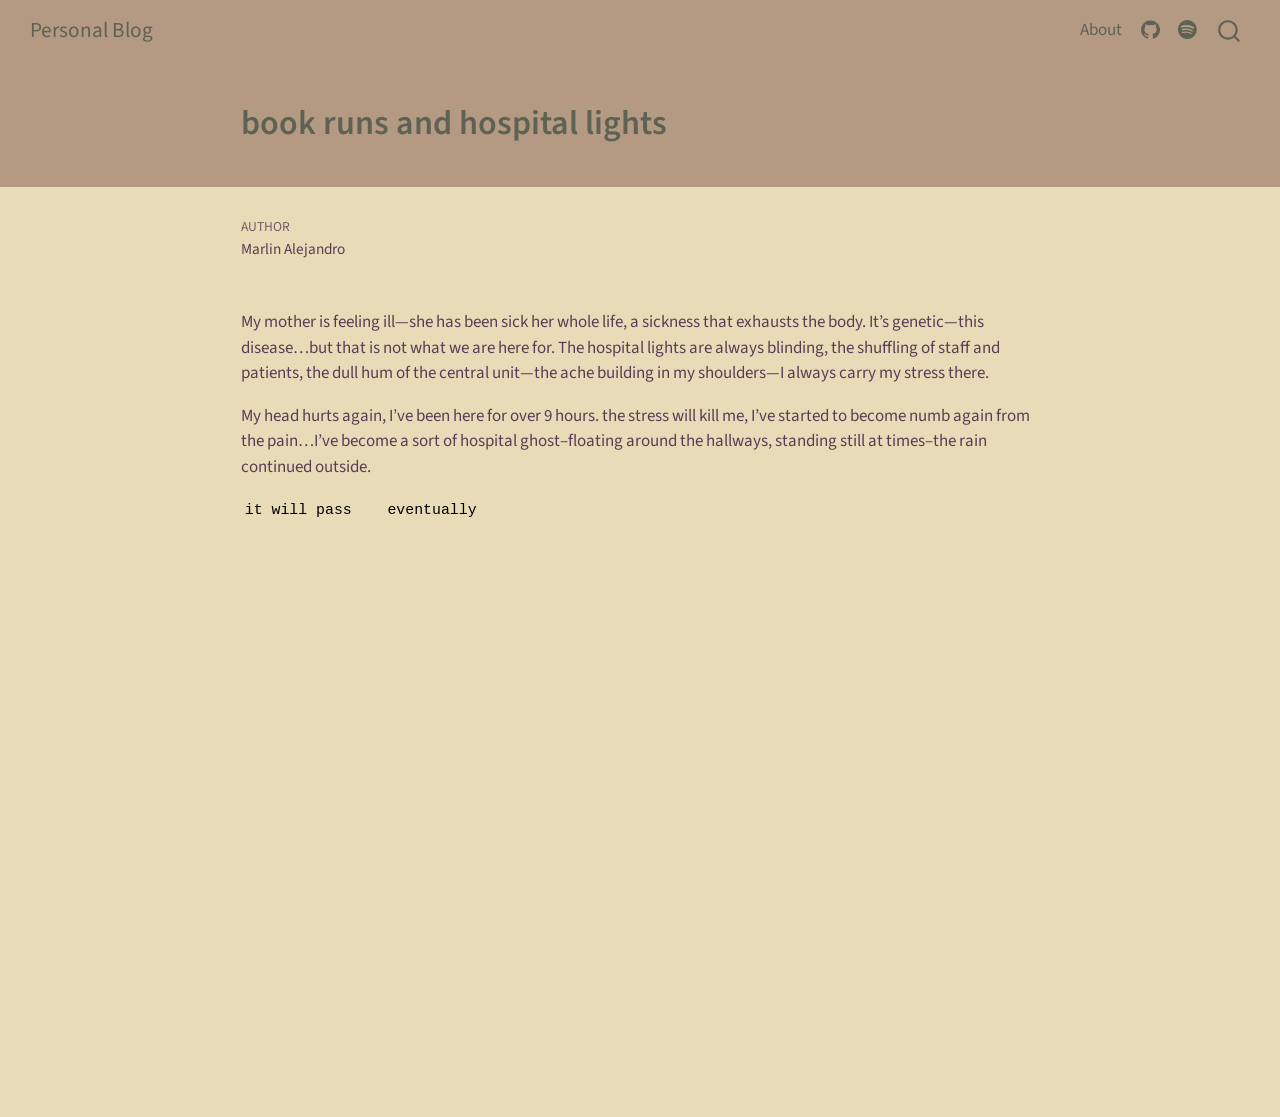
<file: posts/july/july_post 2.html>
<!DOCTYPE html>
<html xmlns="http://www.w3.org/1999/xhtml" lang="en" xml:lang="en"><head>

<meta charset="utf-8">
<meta name="generator" content="quarto-1.9.37">

<meta name="viewport" content="width=device-width, initial-scale=1.0, user-scalable=yes">

<meta name="author" content="Marlin Alejandro">

<title>book runs and hospital lights – Personal Blog</title>
<style>
/* Default styles provided by pandoc.
** See https://pandoc.org/MANUAL.html#variables-for-html for config info.
*/
code{white-space: pre-wrap;}
span.smallcaps{font-variant: small-caps;}
div.columns{display: flex; gap: min(4vw, 1.5em);}
div.column{flex: auto; overflow-x: auto;}
div.hanging-indent{margin-left: 1.5em; text-indent: -1.5em;}
ul.task-list{list-style: none;}
ul.task-list li input[type="checkbox"] {
  width: 0.8em;
  margin: 0 0.8em 0.2em -1em; /* quarto-specific, see https://github.com/quarto-dev/quarto-cli/issues/4556 */ 
  vertical-align: middle;
}
</style>


<script src="../../site_libs/quarto-nav/quarto-nav.js"></script>
<script src="../../site_libs/quarto-nav/headroom.min.js"></script>
<script src="../../site_libs/clipboard/clipboard.min.js"></script>
<script src="../../site_libs/quarto-search/autocomplete.umd.js"></script>
<script src="../../site_libs/quarto-search/fuse.min.js"></script>
<script src="../../site_libs/quarto-search/quarto-search.js"></script>
<meta name="quarto:offset" content="../../">
<script src="../../site_libs/quarto-html/quarto.js" type="module"></script>
<script src="../../site_libs/quarto-html/tabsets/tabsets.js" type="module"></script>
<script src="../../site_libs/quarto-html/popper.min.js"></script>
<script src="../../site_libs/quarto-html/tippy.umd.min.js"></script>
<script src="../../site_libs/quarto-html/anchor.min.js"></script>
<link href="../../site_libs/quarto-html/tippy.css" rel="stylesheet">
<link href="../../site_libs/quarto-html/quarto-syntax-highlighting-7f8f88aac4f3542376d5c11b86a4c14d.css" rel="stylesheet" id="quarto-text-highlighting-styles">
<script src="../../site_libs/bootstrap/bootstrap.min.js"></script>
<link href="../../site_libs/bootstrap/bootstrap-icons.css" rel="stylesheet">
<link href="../../site_libs/bootstrap/bootstrap-fc74b780072f1040045b73790493eb5e.min.css" rel="stylesheet" append-hash="true" id="quarto-bootstrap" data-mode="light">
<script id="quarto-search-options" type="application/json">{
  "location": "navbar",
  "copy-button": false,
  "collapse-after": 3,
  "panel-placement": "end",
  "type": "overlay",
  "limit": 50,
  "keyboard-shortcut": [
    "f",
    "/",
    "s"
  ],
  "show-item-context": false,
  "language": {
    "search-no-results-text": "No results",
    "search-matching-documents-text": "matching documents",
    "search-copy-link-title": "Copy link to search",
    "search-hide-matches-text": "Hide additional matches",
    "search-more-match-text": "more match in this document",
    "search-more-matches-text": "more matches in this document",
    "search-clear-button-title": "Clear",
    "search-text-placeholder": "",
    "search-detached-cancel-button-title": "Cancel",
    "search-submit-button-title": "Submit",
    "search-label": "Search"
  }
}</script>


<link rel="stylesheet" href="../../styles.css">
</head>

<body class="nav-fixed fullcontent quarto-light">

<div id="quarto-search-results"></div>
  <header id="quarto-header" class="headroom fixed-top quarto-banner">
    <nav class="navbar navbar-expand-lg " data-bs-theme="dark">
      <div class="navbar-container container-fluid">
      <div class="navbar-brand-container mx-auto">
    <a class="navbar-brand" href="../../index.html">
    <span class="navbar-title">Personal Blog</span>
    </a>
  </div>
            <div id="quarto-search" class="" title="Search"></div>
          <button class="navbar-toggler" type="button" data-bs-toggle="collapse" data-bs-target="#navbarCollapse" aria-controls="navbarCollapse" role="menu" aria-expanded="false" aria-label="Toggle navigation" onclick="if (window.quartoToggleHeadroom) { window.quartoToggleHeadroom(); }">
  <span class="navbar-toggler-icon"></span>
</button>
          <div class="collapse navbar-collapse" id="navbarCollapse">
            <ul class="navbar-nav navbar-nav-scroll ms-auto">
  <li class="nav-item">
    <a class="nav-link" href="../../about.html"> 
<span class="menu-text">About</span></a>
  </li>  
  <li class="nav-item compact">
    <a class="nav-link" href="https://github.com/"> <i class="bi bi-github" role="img">
</i> 
<span class="menu-text"></span></a>
  </li>  
  <li class="nav-item compact">
    <a class="nav-link" href="https://open.spotify.com/playlist/4geESJMhY9kUPZyI3AfAQq?si=TN0rwLWlTwm3byuMcQkwIA"> <i class="bi bi-spotify" role="img">
</i> 
<span class="menu-text"></span></a>
  </li>  
</ul>
          </div> <!-- /navcollapse -->
            <div class="quarto-navbar-tools">
</div>
      </div> <!-- /container-fluid -->
    </nav>
</header>
<!-- content -->
<header id="title-block-header" class="quarto-title-block default page-columns page-full">
  <div class="quarto-title-banner page-columns page-full">
    <div class="quarto-title column-body">
      <h1 class="title">book runs and hospital lights</h1>
                      </div>
  </div>
    
  
  <div class="quarto-title-meta">

      <div>
      <div class="quarto-title-meta-heading">Author</div>
      <div class="quarto-title-meta-contents">
               <p>Marlin Alejandro </p>
            </div>
    </div>
      
    
      
    </div>
    
  
  </header><div id="quarto-content" class="quarto-container page-columns page-rows-contents page-layout-article page-navbar">
<!-- sidebar -->
<!-- margin-sidebar -->
    
<!-- main -->
<main class="content quarto-banner-title-block" id="quarto-document-content">





<p>My mother is feeling ill—she has been sick her whole life, a sickness that exhausts the body. It’s genetic—this disease…but that is not what we are here for. The hospital lights are always blinding, the shuffling of staff and patients, the dull hum of the central unit—the ache building in my shoulders—I always carry my stress there.</p>
<p>My head hurts again, I’ve been here for over 9 hours. the stress will kill me, I’ve started to become numb again from the pain…I’ve become a sort of hospital ghost–floating around the hallways, standing still at times–the rain continued outside.</p>
<pre><code>it will pass    eventually</code></pre>



</main> <!-- /main -->
<script id="quarto-html-after-body" type="application/javascript">
  window.document.addEventListener("DOMContentLoaded", function (event) {
    const icon = "";
    const anchorJS = new window.AnchorJS();
    anchorJS.options = {
      placement: 'right',
      icon: icon
    };
    anchorJS.add('.anchored');
    const isCodeAnnotation = (el) => {
      for (const clz of el.classList) {
        if (clz.startsWith('code-annotation-')) {                     
          return true;
        }
      }
      return false;
    }
    const onCopySuccess = function(e) {
      // button target
      const button = e.trigger;
      // don't keep focus
      button.blur();
      // flash "checked"
      button.classList.add('code-copy-button-checked');
      var currentTitle = button.getAttribute("title");
      button.setAttribute("title", "Copied!");
      let tooltip;
      if (window.bootstrap) {
        button.setAttribute("data-bs-toggle", "tooltip");
        button.setAttribute("data-bs-placement", "left");
        button.setAttribute("data-bs-title", "Copied!");
        tooltip = new bootstrap.Tooltip(button, 
          { trigger: "manual", 
            customClass: "code-copy-button-tooltip",
            offset: [0, -8]});
        tooltip.show();    
      }
      setTimeout(function() {
        if (tooltip) {
          tooltip.hide();
          button.removeAttribute("data-bs-title");
          button.removeAttribute("data-bs-toggle");
          button.removeAttribute("data-bs-placement");
        }
        button.setAttribute("title", currentTitle);
        button.classList.remove('code-copy-button-checked');
      }, 1000);
      // clear code selection
      e.clearSelection();
    }
    const getTextToCopy = function(trigger) {
      const outerScaffold = trigger.parentElement.cloneNode(true);
      const codeEl = outerScaffold.querySelector('code');
      for (const childEl of codeEl.children) {
        if (isCodeAnnotation(childEl)) {
          childEl.remove();
        }
      }
      return codeEl.innerText;
    }
    const clipboard = new window.ClipboardJS('.code-copy-button:not([data-in-quarto-modal])', {
      text: getTextToCopy
    });
    clipboard.on('success', onCopySuccess);
    if (window.document.getElementById('quarto-embedded-source-code-modal')) {
      const clipboardModal = new window.ClipboardJS('.code-copy-button[data-in-quarto-modal]', {
        text: getTextToCopy,
        container: window.document.getElementById('quarto-embedded-source-code-modal')
      });
      clipboardModal.on('success', onCopySuccess);
    }
      var localhostRegex = new RegExp(/^(?:http|https):\/\/localhost\:?[0-9]*\//);
      var mailtoRegex = new RegExp(/^mailto:/);
        var filterRegex = new RegExp("https:\/\/your-website-url\.example\.com");
      var isInternal = (href) => {
          return filterRegex.test(href) || localhostRegex.test(href) || mailtoRegex.test(href);
      }
      // Inspect non-navigation links and adorn them if external
     var links = window.document.querySelectorAll('a[href]:not(.nav-link):not(.navbar-brand):not(.toc-action):not(.sidebar-link):not(.sidebar-item-toggle):not(.pagination-link):not(.no-external):not([aria-hidden]):not(.dropdown-item):not(.quarto-navigation-tool):not(.about-link)');
      for (var i=0; i<links.length; i++) {
        const link = links[i];
        if (!isInternal(link.href)) {
          // undo the damage that might have been done by quarto-nav.js in the case of
          // links that we want to consider external
          if (link.dataset.originalHref !== undefined) {
            link.href = link.dataset.originalHref;
          }
        }
      }
    function tippyHover(el, contentFn, onTriggerFn, onUntriggerFn) {
      const config = {
        allowHTML: true,
        maxWidth: 500,
        delay: 100,
        arrow: false,
        appendTo: function(el) {
            return el.parentElement;
        },
        interactive: true,
        interactiveBorder: 10,
        theme: 'quarto',
        placement: 'bottom-start',
      };
      if (contentFn) {
        config.content = contentFn;
      }
      if (onTriggerFn) {
        config.onTrigger = onTriggerFn;
      }
      if (onUntriggerFn) {
        config.onUntrigger = onUntriggerFn;
      }
      window.tippy(el, config); 
    }
    const noterefs = window.document.querySelectorAll('a[role="doc-noteref"]');
    for (var i=0; i<noterefs.length; i++) {
      const ref = noterefs[i];
      tippyHover(ref, function() {
        // use id or data attribute instead here
        let href = ref.getAttribute('data-footnote-href') || ref.getAttribute('href');
        try { href = new URL(href).hash; } catch {}
        const id = href.replace(/^#\/?/, "");
        const note = window.document.getElementById(id);
        if (note) {
          return note.innerHTML;
        } else {
          return "";
        }
      });
    }
    const xrefs = window.document.querySelectorAll('a.quarto-xref');
    const processXRef = (id, note) => {
      // Strip column container classes
      const stripColumnClz = (el) => {
        el.classList.remove("page-full", "page-columns");
        if (el.children) {
          for (const child of el.children) {
            stripColumnClz(child);
          }
        }
      }
      stripColumnClz(note)
      if (id === null || id.startsWith('sec-')) {
        // Special case sections, only their first couple elements
        const container = document.createElement("div");
        if (note.children && note.children.length > 2) {
          container.appendChild(note.children[0].cloneNode(true));
          for (let i = 1; i < note.children.length; i++) {
            const child = note.children[i];
            if (child.tagName === "P" && child.innerText === "") {
              continue;
            } else {
              container.appendChild(child.cloneNode(true));
              break;
            }
          }
          if (window.Quarto?.typesetMath) {
            window.Quarto.typesetMath(container);
          }
          return container.innerHTML
        } else {
          if (window.Quarto?.typesetMath) {
            window.Quarto.typesetMath(note);
          }
          return note.innerHTML;
        }
      } else {
        // Remove any anchor links if they are present
        const anchorLink = note.querySelector('a.anchorjs-link');
        if (anchorLink) {
          anchorLink.remove();
        }
        if (window.Quarto?.typesetMath) {
          window.Quarto.typesetMath(note);
        }
        if (note.classList.contains("callout")) {
          return note.outerHTML;
        } else {
          return note.innerHTML;
        }
      }
    }
    for (var i=0; i<xrefs.length; i++) {
      const xref = xrefs[i];
      tippyHover(xref, undefined, function(instance) {
        instance.disable();
        let url = xref.getAttribute('href');
        let hash = undefined; 
        if (url.startsWith('#')) {
          hash = url;
        } else {
          try { hash = new URL(url).hash; } catch {}
        }
        if (hash) {
          const id = hash.replace(/^#\/?/, "");
          const note = window.document.getElementById(id);
          if (note !== null) {
            try {
              const html = processXRef(id, note.cloneNode(true));
              instance.setContent(html);
            } finally {
              instance.enable();
              instance.show();
            }
          } else {
            // See if we can fetch this
            fetch(url.split('#')[0])
            .then(res => res.text())
            .then(html => {
              const parser = new DOMParser();
              const htmlDoc = parser.parseFromString(html, "text/html");
              const note = htmlDoc.getElementById(id);
              if (note !== null) {
                const html = processXRef(id, note);
                instance.setContent(html);
              } 
            }).finally(() => {
              instance.enable();
              instance.show();
            });
          }
        } else {
          // See if we can fetch a full url (with no hash to target)
          // This is a special case and we should probably do some content thinning / targeting
          fetch(url)
          .then(res => res.text())
          .then(html => {
            const parser = new DOMParser();
            const htmlDoc = parser.parseFromString(html, "text/html");
            const note = htmlDoc.querySelector('main.content');
            if (note !== null) {
              // This should only happen for chapter cross references
              // (since there is no id in the URL)
              // remove the first header
              if (note.children.length > 0 && note.children[0].tagName === "HEADER") {
                note.children[0].remove();
              }
              const html = processXRef(null, note);
              instance.setContent(html);
            } 
          }).finally(() => {
            instance.enable();
            instance.show();
          });
        }
      }, function(instance) {
      });
    }
        let selectedAnnoteEl;
        const selectorForAnnotation = ( cell, annotation) => {
          let cellAttr = 'data-code-cell="' + cell + '"';
          let lineAttr = 'data-code-annotation="' +  annotation + '"';
          const selector = 'span[' + cellAttr + '][' + lineAttr + ']';
          return selector;
        }
        const selectCodeLines = (annoteEl) => {
          const doc = window.document;
          const targetCell = annoteEl.getAttribute("data-target-cell");
          const targetAnnotation = annoteEl.getAttribute("data-target-annotation");
          const annoteSpan = window.document.querySelector(selectorForAnnotation(targetCell, targetAnnotation));
          const lines = annoteSpan.getAttribute("data-code-lines").split(",");
          const lineIds = lines.map((line) => {
            return targetCell + "-" + line;
          })
          let top = null;
          let height = null;
          let parent = null;
          if (lineIds.length > 0) {
              //compute the position of the single el (top and bottom and make a div)
              const el = window.document.getElementById(lineIds[0]);
              top = el.offsetTop;
              height = el.offsetHeight;
              parent = el.parentElement.parentElement;
            if (lineIds.length > 1) {
              const lastEl = window.document.getElementById(lineIds[lineIds.length - 1]);
              const bottom = lastEl.offsetTop + lastEl.offsetHeight;
              height = bottom - top;
            }
            if (top !== null && height !== null && parent !== null) {
              // cook up a div (if necessary) and position it 
              let div = window.document.getElementById("code-annotation-line-highlight");
              if (div === null) {
                div = window.document.createElement("div");
                div.setAttribute("id", "code-annotation-line-highlight");
                div.style.position = 'absolute';
                parent.appendChild(div);
              }
              div.style.top = top - 2 + "px";
              div.style.height = height + 4 + "px";
              div.style.left = 0;
              let gutterDiv = window.document.getElementById("code-annotation-line-highlight-gutter");
              if (gutterDiv === null) {
                gutterDiv = window.document.createElement("div");
                gutterDiv.setAttribute("id", "code-annotation-line-highlight-gutter");
                gutterDiv.style.position = 'absolute';
                const codeCell = window.document.getElementById(targetCell);
                const gutter = codeCell.querySelector('.code-annotation-gutter');
                gutter.appendChild(gutterDiv);
              }
              gutterDiv.style.top = top - 2 + "px";
              gutterDiv.style.height = height + 4 + "px";
            }
            selectedAnnoteEl = annoteEl;
          }
        };
        const unselectCodeLines = () => {
          const elementsIds = ["code-annotation-line-highlight", "code-annotation-line-highlight-gutter"];
          elementsIds.forEach((elId) => {
            const div = window.document.getElementById(elId);
            if (div) {
              div.remove();
            }
          });
          selectedAnnoteEl = undefined;
        };
          // Handle positioning of the toggle
      window.addEventListener(
        "resize",
        throttle(() => {
          elRect = undefined;
          if (selectedAnnoteEl) {
            selectCodeLines(selectedAnnoteEl);
          }
        }, 10)
      );
      function throttle(fn, ms) {
      let throttle = false;
      let timer;
        return (...args) => {
          if(!throttle) { // first call gets through
              fn.apply(this, args);
              throttle = true;
          } else { // all the others get throttled
              if(timer) clearTimeout(timer); // cancel #2
              timer = setTimeout(() => {
                fn.apply(this, args);
                timer = throttle = false;
              }, ms);
          }
        };
      }
        // Attach click handler to the DT
        const annoteDls = window.document.querySelectorAll('dt[data-target-cell]');
        for (const annoteDlNode of annoteDls) {
          annoteDlNode.addEventListener('click', (event) => {
            const clickedEl = event.target;
            if (clickedEl !== selectedAnnoteEl) {
              unselectCodeLines();
              const activeEl = window.document.querySelector('dt[data-target-cell].code-annotation-active');
              if (activeEl) {
                activeEl.classList.remove('code-annotation-active');
              }
              selectCodeLines(clickedEl);
              clickedEl.classList.add('code-annotation-active');
            } else {
              // Unselect the line
              unselectCodeLines();
              clickedEl.classList.remove('code-annotation-active');
            }
          });
        }
    const findCites = (el) => {
      const parentEl = el.parentElement;
      if (parentEl) {
        const cites = parentEl.dataset.cites;
        if (cites) {
          return {
            el,
            cites: cites.split(' ')
          };
        } else {
          return findCites(el.parentElement)
        }
      } else {
        return undefined;
      }
    };
    var bibliorefs = window.document.querySelectorAll('a[role="doc-biblioref"]');
    for (var i=0; i<bibliorefs.length; i++) {
      const ref = bibliorefs[i];
      const citeInfo = findCites(ref);
      if (citeInfo) {
        tippyHover(citeInfo.el, function() {
          var popup = window.document.createElement('div');
          citeInfo.cites.forEach(function(cite) {
            var citeDiv = window.document.createElement('div');
            citeDiv.classList.add('hanging-indent');
            citeDiv.classList.add('csl-entry');
            var biblioDiv = window.document.getElementById('ref-' + cite);
            if (biblioDiv) {
              citeDiv.innerHTML = biblioDiv.innerHTML;
            }
            popup.appendChild(citeDiv);
          });
          return popup.innerHTML;
        });
      }
    }
  });
  </script>
</div> <!-- /content -->




</body></html>
</file>
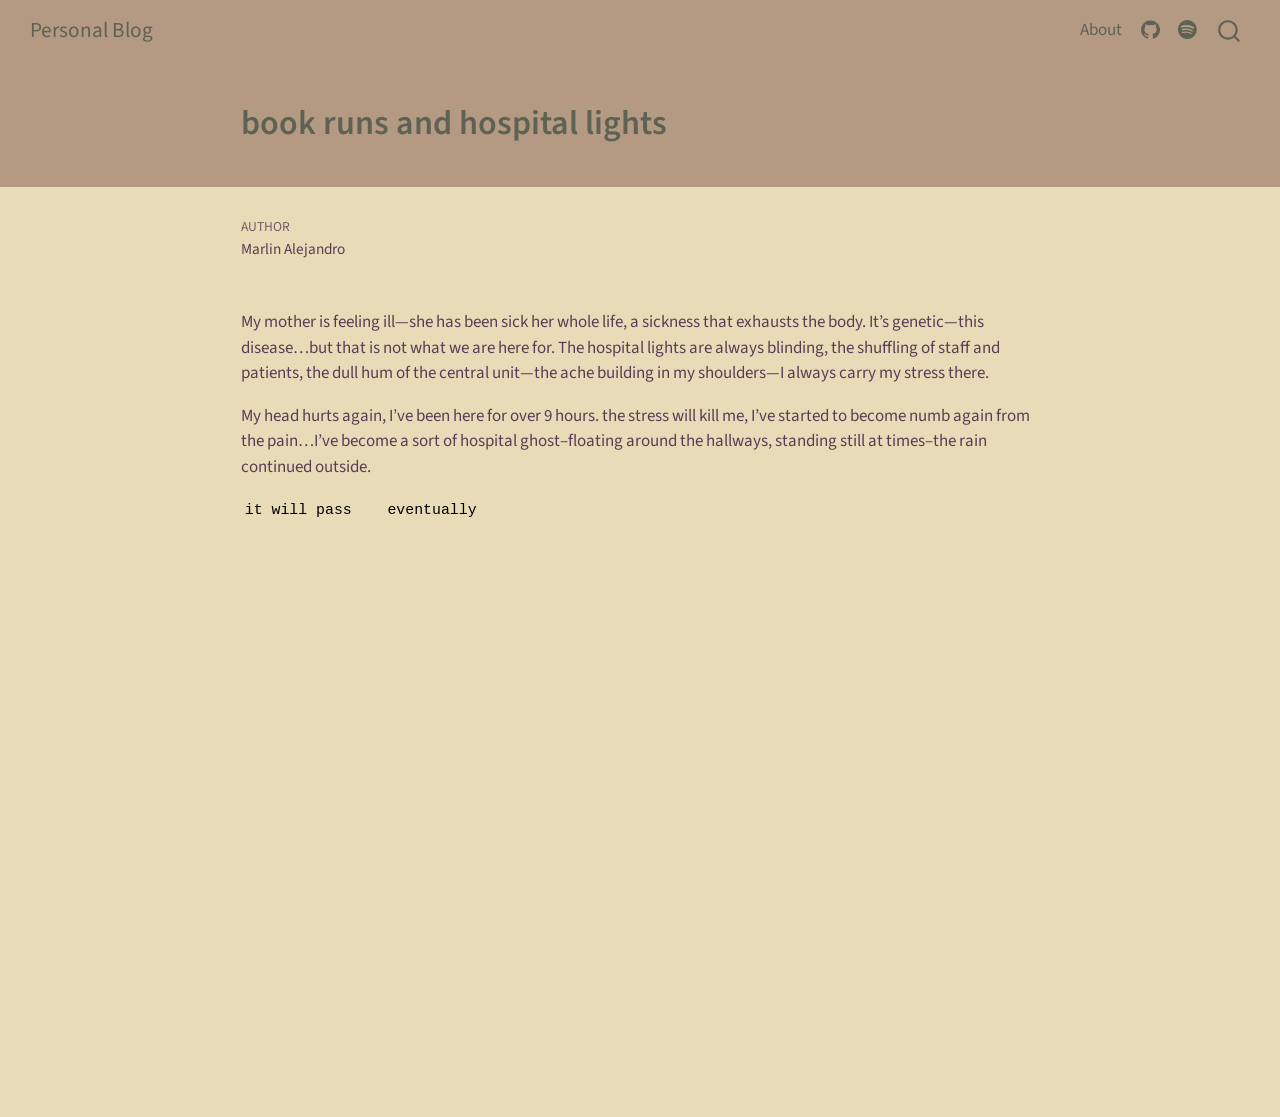
<file: posts/july/july_post.html>
<!DOCTYPE html>
<html xmlns="http://www.w3.org/1999/xhtml" lang="en" xml:lang="en"><head>

<meta charset="utf-8">
<meta name="generator" content="quarto-1.9.37">

<meta name="viewport" content="width=device-width, initial-scale=1.0, user-scalable=yes">

<meta name="author" content="Marlin Alejandro">

<title>book runs and hospital lights – Personal Blog</title>
<style>
/* Default styles provided by pandoc.
** See https://pandoc.org/MANUAL.html#variables-for-html for config info.
*/
code{white-space: pre-wrap;}
span.smallcaps{font-variant: small-caps;}
div.columns{display: flex; gap: min(4vw, 1.5em);}
div.column{flex: auto; overflow-x: auto;}
div.hanging-indent{margin-left: 1.5em; text-indent: -1.5em;}
ul.task-list{list-style: none;}
ul.task-list li input[type="checkbox"] {
  width: 0.8em;
  margin: 0 0.8em 0.2em -1em; /* quarto-specific, see https://github.com/quarto-dev/quarto-cli/issues/4556 */ 
  vertical-align: middle;
}
</style>


<script src="../../site_libs/quarto-nav/quarto-nav.js"></script>
<script src="../../site_libs/quarto-nav/headroom.min.js"></script>
<script src="../../site_libs/clipboard/clipboard.min.js"></script>
<script src="../../site_libs/quarto-search/autocomplete.umd.js"></script>
<script src="../../site_libs/quarto-search/fuse.min.js"></script>
<script src="../../site_libs/quarto-search/quarto-search.js"></script>
<meta name="quarto:offset" content="../../">
<script src="../../site_libs/quarto-html/quarto.js" type="module"></script>
<script src="../../site_libs/quarto-html/tabsets/tabsets.js" type="module"></script>
<script src="../../site_libs/quarto-html/popper.min.js"></script>
<script src="../../site_libs/quarto-html/tippy.umd.min.js"></script>
<script src="../../site_libs/quarto-html/anchor.min.js"></script>
<link href="../../site_libs/quarto-html/tippy.css" rel="stylesheet">
<link href="../../site_libs/quarto-html/quarto-syntax-highlighting-7f8f88aac4f3542376d5c11b86a4c14d.css" rel="stylesheet" id="quarto-text-highlighting-styles">
<script src="../../site_libs/bootstrap/bootstrap.min.js"></script>
<link href="../../site_libs/bootstrap/bootstrap-icons.css" rel="stylesheet">
<link href="../../site_libs/bootstrap/bootstrap-fc74b780072f1040045b73790493eb5e.min.css" rel="stylesheet" append-hash="true" id="quarto-bootstrap" data-mode="light">
<script id="quarto-search-options" type="application/json">{
  "location": "navbar",
  "copy-button": false,
  "collapse-after": 3,
  "panel-placement": "end",
  "type": "overlay",
  "limit": 50,
  "keyboard-shortcut": [
    "f",
    "/",
    "s"
  ],
  "show-item-context": false,
  "language": {
    "search-no-results-text": "No results",
    "search-matching-documents-text": "matching documents",
    "search-copy-link-title": "Copy link to search",
    "search-hide-matches-text": "Hide additional matches",
    "search-more-match-text": "more match in this document",
    "search-more-matches-text": "more matches in this document",
    "search-clear-button-title": "Clear",
    "search-text-placeholder": "",
    "search-detached-cancel-button-title": "Cancel",
    "search-submit-button-title": "Submit",
    "search-label": "Search"
  }
}</script>


<link rel="stylesheet" href="../../styles.css">
</head>

<body class="nav-fixed fullcontent quarto-light">

<div id="quarto-search-results"></div>
  <header id="quarto-header" class="headroom fixed-top quarto-banner">
    <nav class="navbar navbar-expand-lg " data-bs-theme="dark">
      <div class="navbar-container container-fluid">
      <div class="navbar-brand-container mx-auto">
    <a class="navbar-brand" href="../../index.html">
    <span class="navbar-title">Personal Blog</span>
    </a>
  </div>
            <div id="quarto-search" class="" title="Search"></div>
          <button class="navbar-toggler" type="button" data-bs-toggle="collapse" data-bs-target="#navbarCollapse" aria-controls="navbarCollapse" role="menu" aria-expanded="false" aria-label="Toggle navigation" onclick="if (window.quartoToggleHeadroom) { window.quartoToggleHeadroom(); }">
  <span class="navbar-toggler-icon"></span>
</button>
          <div class="collapse navbar-collapse" id="navbarCollapse">
            <ul class="navbar-nav navbar-nav-scroll ms-auto">
  <li class="nav-item">
    <a class="nav-link" href="../../about.html"> 
<span class="menu-text">About</span></a>
  </li>  
  <li class="nav-item compact">
    <a class="nav-link" href="https://github.com/"> <i class="bi bi-github" role="img">
</i> 
<span class="menu-text"></span></a>
  </li>  
  <li class="nav-item compact">
    <a class="nav-link" href="https://open.spotify.com/playlist/4geESJMhY9kUPZyI3AfAQq?si=TN0rwLWlTwm3byuMcQkwIA"> <i class="bi bi-spotify" role="img">
</i> 
<span class="menu-text"></span></a>
  </li>  
</ul>
          </div> <!-- /navcollapse -->
            <div class="quarto-navbar-tools">
</div>
      </div> <!-- /container-fluid -->
    </nav>
</header>
<!-- content -->
<header id="title-block-header" class="quarto-title-block default page-columns page-full">
  <div class="quarto-title-banner page-columns page-full">
    <div class="quarto-title column-body">
      <h1 class="title">book runs and hospital lights</h1>
                      </div>
  </div>
    
  
  <div class="quarto-title-meta">

      <div>
      <div class="quarto-title-meta-heading">Author</div>
      <div class="quarto-title-meta-contents">
               <p>Marlin Alejandro </p>
            </div>
    </div>
      
    
      
    </div>
    
  
  </header><div id="quarto-content" class="quarto-container page-columns page-rows-contents page-layout-article page-navbar">
<!-- sidebar -->
<!-- margin-sidebar -->
    
<!-- main -->
<main class="content quarto-banner-title-block" id="quarto-document-content">





<p>My mother is feeling ill—she has been sick her whole life, a sickness that exhausts the body. It’s genetic—this disease…but that is not what we are here for. The hospital lights are always blinding, the shuffling of staff and patients, the dull hum of the central unit—the ache building in my shoulders—I always carry my stress there.</p>
<p>My head hurts again, I’ve been here for over 9 hours. the stress will kill me, I’ve started to become numb again from the pain…I’ve become a sort of hospital ghost–floating around the hallways, standing still at times–the rain continued outside.</p>
<pre><code>it will pass    eventually</code></pre>



</main> <!-- /main -->
<script id="quarto-html-after-body" type="application/javascript">
  window.document.addEventListener("DOMContentLoaded", function (event) {
    const icon = "";
    const anchorJS = new window.AnchorJS();
    anchorJS.options = {
      placement: 'right',
      icon: icon
    };
    anchorJS.add('.anchored');
    const isCodeAnnotation = (el) => {
      for (const clz of el.classList) {
        if (clz.startsWith('code-annotation-')) {                     
          return true;
        }
      }
      return false;
    }
    const onCopySuccess = function(e) {
      // button target
      const button = e.trigger;
      // don't keep focus
      button.blur();
      // flash "checked"
      button.classList.add('code-copy-button-checked');
      var currentTitle = button.getAttribute("title");
      button.setAttribute("title", "Copied!");
      let tooltip;
      if (window.bootstrap) {
        button.setAttribute("data-bs-toggle", "tooltip");
        button.setAttribute("data-bs-placement", "left");
        button.setAttribute("data-bs-title", "Copied!");
        tooltip = new bootstrap.Tooltip(button, 
          { trigger: "manual", 
            customClass: "code-copy-button-tooltip",
            offset: [0, -8]});
        tooltip.show();    
      }
      setTimeout(function() {
        if (tooltip) {
          tooltip.hide();
          button.removeAttribute("data-bs-title");
          button.removeAttribute("data-bs-toggle");
          button.removeAttribute("data-bs-placement");
        }
        button.setAttribute("title", currentTitle);
        button.classList.remove('code-copy-button-checked');
      }, 1000);
      // clear code selection
      e.clearSelection();
    }
    const getTextToCopy = function(trigger) {
      const outerScaffold = trigger.parentElement.cloneNode(true);
      const codeEl = outerScaffold.querySelector('code');
      for (const childEl of codeEl.children) {
        if (isCodeAnnotation(childEl)) {
          childEl.remove();
        }
      }
      return codeEl.innerText;
    }
    const clipboard = new window.ClipboardJS('.code-copy-button:not([data-in-quarto-modal])', {
      text: getTextToCopy
    });
    clipboard.on('success', onCopySuccess);
    if (window.document.getElementById('quarto-embedded-source-code-modal')) {
      const clipboardModal = new window.ClipboardJS('.code-copy-button[data-in-quarto-modal]', {
        text: getTextToCopy,
        container: window.document.getElementById('quarto-embedded-source-code-modal')
      });
      clipboardModal.on('success', onCopySuccess);
    }
      var localhostRegex = new RegExp(/^(?:http|https):\/\/localhost\:?[0-9]*\//);
      var mailtoRegex = new RegExp(/^mailto:/);
        var filterRegex = new RegExp("https:\/\/LiaRosa\.github\.io\/Personal_Blog\/");
      var isInternal = (href) => {
          return filterRegex.test(href) || localhostRegex.test(href) || mailtoRegex.test(href);
      }
      // Inspect non-navigation links and adorn them if external
     var links = window.document.querySelectorAll('a[href]:not(.nav-link):not(.navbar-brand):not(.toc-action):not(.sidebar-link):not(.sidebar-item-toggle):not(.pagination-link):not(.no-external):not([aria-hidden]):not(.dropdown-item):not(.quarto-navigation-tool):not(.about-link)');
      for (var i=0; i<links.length; i++) {
        const link = links[i];
        if (!isInternal(link.href)) {
          // undo the damage that might have been done by quarto-nav.js in the case of
          // links that we want to consider external
          if (link.dataset.originalHref !== undefined) {
            link.href = link.dataset.originalHref;
          }
        }
      }
    function tippyHover(el, contentFn, onTriggerFn, onUntriggerFn) {
      const config = {
        allowHTML: true,
        maxWidth: 500,
        delay: 100,
        arrow: false,
        appendTo: function(el) {
            return el.parentElement;
        },
        interactive: true,
        interactiveBorder: 10,
        theme: 'quarto',
        placement: 'bottom-start',
      };
      if (contentFn) {
        config.content = contentFn;
      }
      if (onTriggerFn) {
        config.onTrigger = onTriggerFn;
      }
      if (onUntriggerFn) {
        config.onUntrigger = onUntriggerFn;
      }
      window.tippy(el, config); 
    }
    const noterefs = window.document.querySelectorAll('a[role="doc-noteref"]');
    for (var i=0; i<noterefs.length; i++) {
      const ref = noterefs[i];
      tippyHover(ref, function() {
        // use id or data attribute instead here
        let href = ref.getAttribute('data-footnote-href') || ref.getAttribute('href');
        try { href = new URL(href).hash; } catch {}
        const id = href.replace(/^#\/?/, "");
        const note = window.document.getElementById(id);
        if (note) {
          return note.innerHTML;
        } else {
          return "";
        }
      });
    }
    const xrefs = window.document.querySelectorAll('a.quarto-xref');
    const processXRef = (id, note) => {
      // Strip column container classes
      const stripColumnClz = (el) => {
        el.classList.remove("page-full", "page-columns");
        if (el.children) {
          for (const child of el.children) {
            stripColumnClz(child);
          }
        }
      }
      stripColumnClz(note)
      if (id === null || id.startsWith('sec-')) {
        // Special case sections, only their first couple elements
        const container = document.createElement("div");
        if (note.children && note.children.length > 2) {
          container.appendChild(note.children[0].cloneNode(true));
          for (let i = 1; i < note.children.length; i++) {
            const child = note.children[i];
            if (child.tagName === "P" && child.innerText === "") {
              continue;
            } else {
              container.appendChild(child.cloneNode(true));
              break;
            }
          }
          if (window.Quarto?.typesetMath) {
            window.Quarto.typesetMath(container);
          }
          return container.innerHTML
        } else {
          if (window.Quarto?.typesetMath) {
            window.Quarto.typesetMath(note);
          }
          return note.innerHTML;
        }
      } else {
        // Remove any anchor links if they are present
        const anchorLink = note.querySelector('a.anchorjs-link');
        if (anchorLink) {
          anchorLink.remove();
        }
        if (window.Quarto?.typesetMath) {
          window.Quarto.typesetMath(note);
        }
        if (note.classList.contains("callout")) {
          return note.outerHTML;
        } else {
          return note.innerHTML;
        }
      }
    }
    for (var i=0; i<xrefs.length; i++) {
      const xref = xrefs[i];
      tippyHover(xref, undefined, function(instance) {
        instance.disable();
        let url = xref.getAttribute('href');
        let hash = undefined; 
        if (url.startsWith('#')) {
          hash = url;
        } else {
          try { hash = new URL(url).hash; } catch {}
        }
        if (hash) {
          const id = hash.replace(/^#\/?/, "");
          const note = window.document.getElementById(id);
          if (note !== null) {
            try {
              const html = processXRef(id, note.cloneNode(true));
              instance.setContent(html);
            } finally {
              instance.enable();
              instance.show();
            }
          } else {
            // See if we can fetch this
            fetch(url.split('#')[0])
            .then(res => res.text())
            .then(html => {
              const parser = new DOMParser();
              const htmlDoc = parser.parseFromString(html, "text/html");
              const note = htmlDoc.getElementById(id);
              if (note !== null) {
                const html = processXRef(id, note);
                instance.setContent(html);
              } 
            }).finally(() => {
              instance.enable();
              instance.show();
            });
          }
        } else {
          // See if we can fetch a full url (with no hash to target)
          // This is a special case and we should probably do some content thinning / targeting
          fetch(url)
          .then(res => res.text())
          .then(html => {
            const parser = new DOMParser();
            const htmlDoc = parser.parseFromString(html, "text/html");
            const note = htmlDoc.querySelector('main.content');
            if (note !== null) {
              // This should only happen for chapter cross references
              // (since there is no id in the URL)
              // remove the first header
              if (note.children.length > 0 && note.children[0].tagName === "HEADER") {
                note.children[0].remove();
              }
              const html = processXRef(null, note);
              instance.setContent(html);
            } 
          }).finally(() => {
            instance.enable();
            instance.show();
          });
        }
      }, function(instance) {
      });
    }
        let selectedAnnoteEl;
        const selectorForAnnotation = ( cell, annotation) => {
          let cellAttr = 'data-code-cell="' + cell + '"';
          let lineAttr = 'data-code-annotation="' +  annotation + '"';
          const selector = 'span[' + cellAttr + '][' + lineAttr + ']';
          return selector;
        }
        const selectCodeLines = (annoteEl) => {
          const doc = window.document;
          const targetCell = annoteEl.getAttribute("data-target-cell");
          const targetAnnotation = annoteEl.getAttribute("data-target-annotation");
          const annoteSpan = window.document.querySelector(selectorForAnnotation(targetCell, targetAnnotation));
          const lines = annoteSpan.getAttribute("data-code-lines").split(",");
          const lineIds = lines.map((line) => {
            return targetCell + "-" + line;
          })
          let top = null;
          let height = null;
          let parent = null;
          if (lineIds.length > 0) {
              //compute the position of the single el (top and bottom and make a div)
              const el = window.document.getElementById(lineIds[0]);
              top = el.offsetTop;
              height = el.offsetHeight;
              parent = el.parentElement.parentElement;
            if (lineIds.length > 1) {
              const lastEl = window.document.getElementById(lineIds[lineIds.length - 1]);
              const bottom = lastEl.offsetTop + lastEl.offsetHeight;
              height = bottom - top;
            }
            if (top !== null && height !== null && parent !== null) {
              // cook up a div (if necessary) and position it 
              let div = window.document.getElementById("code-annotation-line-highlight");
              if (div === null) {
                div = window.document.createElement("div");
                div.setAttribute("id", "code-annotation-line-highlight");
                div.style.position = 'absolute';
                parent.appendChild(div);
              }
              div.style.top = top - 2 + "px";
              div.style.height = height + 4 + "px";
              div.style.left = 0;
              let gutterDiv = window.document.getElementById("code-annotation-line-highlight-gutter");
              if (gutterDiv === null) {
                gutterDiv = window.document.createElement("div");
                gutterDiv.setAttribute("id", "code-annotation-line-highlight-gutter");
                gutterDiv.style.position = 'absolute';
                const codeCell = window.document.getElementById(targetCell);
                const gutter = codeCell.querySelector('.code-annotation-gutter');
                gutter.appendChild(gutterDiv);
              }
              gutterDiv.style.top = top - 2 + "px";
              gutterDiv.style.height = height + 4 + "px";
            }
            selectedAnnoteEl = annoteEl;
          }
        };
        const unselectCodeLines = () => {
          const elementsIds = ["code-annotation-line-highlight", "code-annotation-line-highlight-gutter"];
          elementsIds.forEach((elId) => {
            const div = window.document.getElementById(elId);
            if (div) {
              div.remove();
            }
          });
          selectedAnnoteEl = undefined;
        };
          // Handle positioning of the toggle
      window.addEventListener(
        "resize",
        throttle(() => {
          elRect = undefined;
          if (selectedAnnoteEl) {
            selectCodeLines(selectedAnnoteEl);
          }
        }, 10)
      );
      function throttle(fn, ms) {
      let throttle = false;
      let timer;
        return (...args) => {
          if(!throttle) { // first call gets through
              fn.apply(this, args);
              throttle = true;
          } else { // all the others get throttled
              if(timer) clearTimeout(timer); // cancel #2
              timer = setTimeout(() => {
                fn.apply(this, args);
                timer = throttle = false;
              }, ms);
          }
        };
      }
        // Attach click handler to the DT
        const annoteDls = window.document.querySelectorAll('dt[data-target-cell]');
        for (const annoteDlNode of annoteDls) {
          annoteDlNode.addEventListener('click', (event) => {
            const clickedEl = event.target;
            if (clickedEl !== selectedAnnoteEl) {
              unselectCodeLines();
              const activeEl = window.document.querySelector('dt[data-target-cell].code-annotation-active');
              if (activeEl) {
                activeEl.classList.remove('code-annotation-active');
              }
              selectCodeLines(clickedEl);
              clickedEl.classList.add('code-annotation-active');
            } else {
              // Unselect the line
              unselectCodeLines();
              clickedEl.classList.remove('code-annotation-active');
            }
          });
        }
    const findCites = (el) => {
      const parentEl = el.parentElement;
      if (parentEl) {
        const cites = parentEl.dataset.cites;
        if (cites) {
          return {
            el,
            cites: cites.split(' ')
          };
        } else {
          return findCites(el.parentElement)
        }
      } else {
        return undefined;
      }
    };
    var bibliorefs = window.document.querySelectorAll('a[role="doc-biblioref"]');
    for (var i=0; i<bibliorefs.length; i++) {
      const ref = bibliorefs[i];
      const citeInfo = findCites(ref);
      if (citeInfo) {
        tippyHover(citeInfo.el, function() {
          var popup = window.document.createElement('div');
          citeInfo.cites.forEach(function(cite) {
            var citeDiv = window.document.createElement('div');
            citeDiv.classList.add('hanging-indent');
            citeDiv.classList.add('csl-entry');
            var biblioDiv = window.document.getElementById('ref-' + cite);
            if (biblioDiv) {
              citeDiv.innerHTML = biblioDiv.innerHTML;
            }
            popup.appendChild(citeDiv);
          });
          return popup.innerHTML;
        });
      }
    }
  });
  </script>
</div> <!-- /content -->




</body></html>
</file>
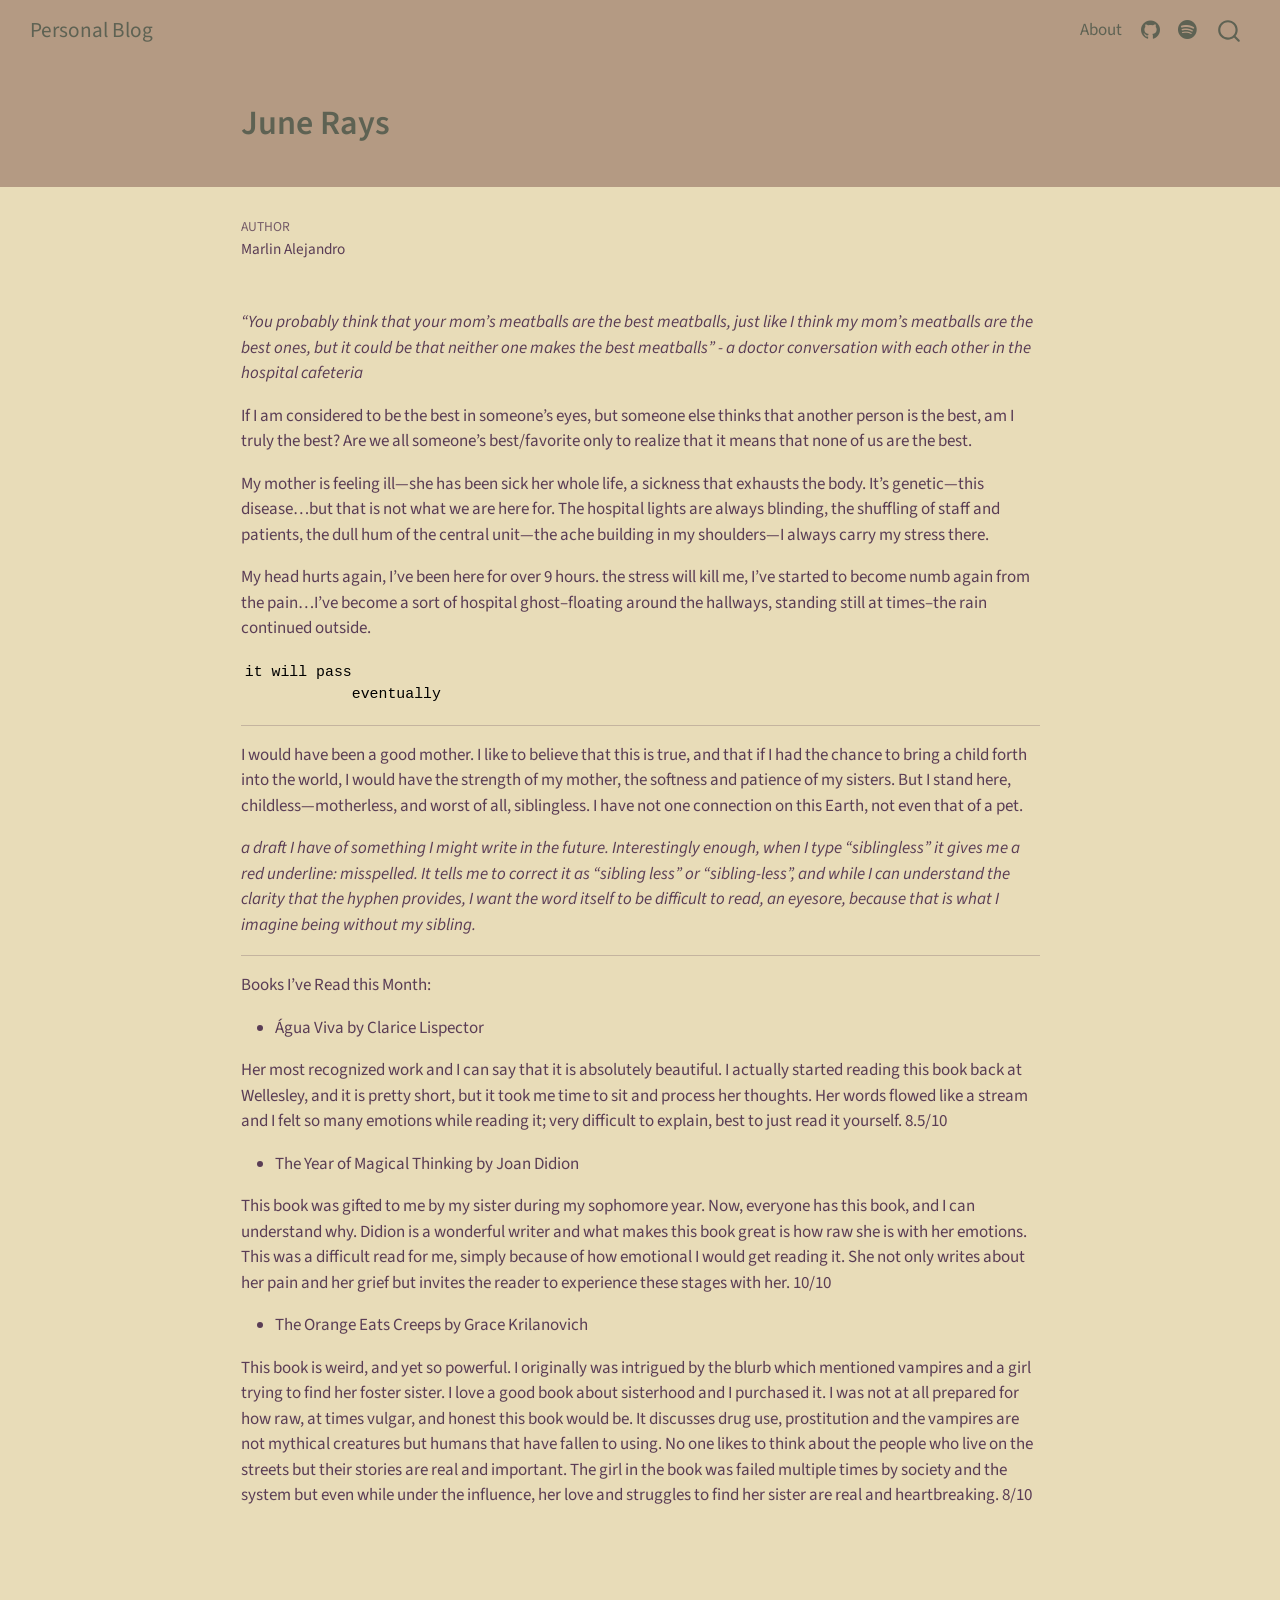
<file: posts/june/june.html>
<!DOCTYPE html>
<html xmlns="http://www.w3.org/1999/xhtml" lang="en" xml:lang="en"><head>

<meta charset="utf-8">
<meta name="generator" content="quarto-1.9.37">

<meta name="viewport" content="width=device-width, initial-scale=1.0, user-scalable=yes">

<meta name="author" content="Marlin Alejandro">

<title>June Rays – Personal Blog</title>
<style>
/* Default styles provided by pandoc.
** See https://pandoc.org/MANUAL.html#variables-for-html for config info.
*/
code{white-space: pre-wrap;}
span.smallcaps{font-variant: small-caps;}
div.columns{display: flex; gap: min(4vw, 1.5em);}
div.column{flex: auto; overflow-x: auto;}
div.hanging-indent{margin-left: 1.5em; text-indent: -1.5em;}
ul.task-list{list-style: none;}
ul.task-list li input[type="checkbox"] {
  width: 0.8em;
  margin: 0 0.8em 0.2em -1em; /* quarto-specific, see https://github.com/quarto-dev/quarto-cli/issues/4556 */ 
  vertical-align: middle;
}
</style>


<script src="../../site_libs/quarto-nav/quarto-nav.js"></script>
<script src="../../site_libs/quarto-nav/headroom.min.js"></script>
<script src="../../site_libs/clipboard/clipboard.min.js"></script>
<script src="../../site_libs/quarto-search/autocomplete.umd.js"></script>
<script src="../../site_libs/quarto-search/fuse.min.js"></script>
<script src="../../site_libs/quarto-search/quarto-search.js"></script>
<meta name="quarto:offset" content="../../">
<script src="../../site_libs/quarto-html/quarto.js" type="module"></script>
<script src="../../site_libs/quarto-html/tabsets/tabsets.js" type="module"></script>
<script src="../../site_libs/quarto-html/popper.min.js"></script>
<script src="../../site_libs/quarto-html/tippy.umd.min.js"></script>
<script src="../../site_libs/quarto-html/anchor.min.js"></script>
<link href="../../site_libs/quarto-html/tippy.css" rel="stylesheet">
<link href="../../site_libs/quarto-html/quarto-syntax-highlighting-7f8f88aac4f3542376d5c11b86a4c14d.css" rel="stylesheet" id="quarto-text-highlighting-styles">
<script src="../../site_libs/bootstrap/bootstrap.min.js"></script>
<link href="../../site_libs/bootstrap/bootstrap-icons.css" rel="stylesheet">
<link href="../../site_libs/bootstrap/bootstrap-fc74b780072f1040045b73790493eb5e.min.css" rel="stylesheet" append-hash="true" id="quarto-bootstrap" data-mode="light">
<script id="quarto-search-options" type="application/json">{
  "location": "navbar",
  "copy-button": false,
  "collapse-after": 3,
  "panel-placement": "end",
  "type": "overlay",
  "limit": 50,
  "keyboard-shortcut": [
    "f",
    "/",
    "s"
  ],
  "show-item-context": false,
  "language": {
    "search-no-results-text": "No results",
    "search-matching-documents-text": "matching documents",
    "search-copy-link-title": "Copy link to search",
    "search-hide-matches-text": "Hide additional matches",
    "search-more-match-text": "more match in this document",
    "search-more-matches-text": "more matches in this document",
    "search-clear-button-title": "Clear",
    "search-text-placeholder": "",
    "search-detached-cancel-button-title": "Cancel",
    "search-submit-button-title": "Submit",
    "search-label": "Search"
  }
}</script>


<link rel="stylesheet" href="../../styles.css">
</head>

<body class="nav-fixed fullcontent quarto-light">

<div id="quarto-search-results"></div>
  <header id="quarto-header" class="headroom fixed-top quarto-banner">
    <nav class="navbar navbar-expand-lg " data-bs-theme="dark">
      <div class="navbar-container container-fluid">
      <div class="navbar-brand-container mx-auto">
    <a class="navbar-brand" href="../../index.html">
    <span class="navbar-title">Personal Blog</span>
    </a>
  </div>
            <div id="quarto-search" class="" title="Search"></div>
          <button class="navbar-toggler" type="button" data-bs-toggle="collapse" data-bs-target="#navbarCollapse" aria-controls="navbarCollapse" role="menu" aria-expanded="false" aria-label="Toggle navigation" onclick="if (window.quartoToggleHeadroom) { window.quartoToggleHeadroom(); }">
  <span class="navbar-toggler-icon"></span>
</button>
          <div class="collapse navbar-collapse" id="navbarCollapse">
            <ul class="navbar-nav navbar-nav-scroll ms-auto">
  <li class="nav-item">
    <a class="nav-link" href="../../about.html"> 
<span class="menu-text">About</span></a>
  </li>  
  <li class="nav-item compact">
    <a class="nav-link" href="https://github.com/"> <i class="bi bi-github" role="img">
</i> 
<span class="menu-text"></span></a>
  </li>  
  <li class="nav-item compact">
    <a class="nav-link" href="https://open.spotify.com/playlist/4geESJMhY9kUPZyI3AfAQq?si=TN0rwLWlTwm3byuMcQkwIA"> <i class="bi bi-spotify" role="img">
</i> 
<span class="menu-text"></span></a>
  </li>  
</ul>
          </div> <!-- /navcollapse -->
            <div class="quarto-navbar-tools">
</div>
      </div> <!-- /container-fluid -->
    </nav>
</header>
<!-- content -->
<header id="title-block-header" class="quarto-title-block default page-columns page-full">
  <div class="quarto-title-banner page-columns page-full">
    <div class="quarto-title column-body">
      <h1 class="title">June Rays</h1>
                      </div>
  </div>
    
  
  <div class="quarto-title-meta">

      <div>
      <div class="quarto-title-meta-heading">Author</div>
      <div class="quarto-title-meta-contents">
               <p>Marlin Alejandro </p>
            </div>
    </div>
      
    
      
    </div>
    
  
  </header><div id="quarto-content" class="quarto-container page-columns page-rows-contents page-layout-article page-navbar">
<!-- sidebar -->
<!-- margin-sidebar -->
    
<!-- main -->
<main class="content quarto-banner-title-block" id="quarto-document-content">





<p><em>“You probably think that your mom’s meatballs are the best meatballs, just like I think my mom’s meatballs are the best ones, but it could be that neither one makes the best meatballs” - a doctor conversation with each other in the hospital cafeteria</em></p>
<p>If I am considered to be the best in someone’s eyes, but someone else thinks that another person is the best, am I truly the best? Are we all someone’s best/favorite only to realize that it means that none of us are the best.</p>
<p>My mother is feeling ill—she has been sick her whole life, a sickness that exhausts the body. It’s genetic—this disease…but that is not what we are here for. The hospital lights are always blinding, the shuffling of staff and patients, the dull hum of the central unit—the ache building in my shoulders—I always carry my stress there.</p>
<p>My head hurts again, I’ve been here for over 9 hours. the stress will kill me, I’ve started to become numb again from the pain…I’ve become a sort of hospital ghost–floating around the hallways, standing still at times–the rain continued outside.</p>
<pre><code>it will pass   
            eventually</code></pre>
<hr>
<p>I would have been a good mother. I like to believe that this is true, and that if I had the chance to bring a child forth into the world, I would have the strength of my mother, the softness and patience of my sisters. But I stand here, childless—motherless, and worst of all, siblingless. I have not one connection on this Earth, not even that of a pet.</p>
<p><em>a draft I have of something I might write in the future. Interestingly enough, when I type “siblingless” it gives me a red underline: misspelled. It tells me to correct it as “sibling less” or “sibling-less”, and while I can understand the clarity that the hyphen provides, I want the word itself to be difficult to read, an eyesore, because that is what I imagine being without my sibling.</em></p>
<hr>
<p>Books I’ve Read this Month:</p>
<ul>
<li>Água Viva by Clarice Lispector</li>
</ul>
<p>Her most recognized work and I can say that it is absolutely beautiful. I actually started reading this book back at Wellesley, and it is pretty short, but it took me time to sit and process her thoughts. Her words flowed like a stream and I felt so many emotions while reading it; very difficult to explain, best to just read it yourself. 8.5/10</p>
<ul>
<li>The Year of Magical Thinking by Joan Didion</li>
</ul>
<p>This book was gifted to me by my sister during my sophomore year. Now, everyone has this book, and I can understand why. Didion is a wonderful writer and what makes this book great is how raw she is with her emotions. This was a difficult read for me, simply because of how emotional I would get reading it. She not only writes about her pain and her grief but invites the reader to experience these stages with her. 10/10</p>
<ul>
<li>The Orange Eats Creeps by Grace Krilanovich</li>
</ul>
<p>This book is weird, and yet so powerful. I originally was intrigued by the blurb which mentioned vampires and a girl trying to find her foster sister. I love a good book about sisterhood and I purchased it. I was not at all prepared for how raw, at times vulgar, and honest this book would be. It discusses drug use, prostitution and the vampires are not mythical creatures but humans that have fallen to using. No one likes to think about the people who live on the streets but their stories are real and important. The girl in the book was failed multiple times by society and the system but even while under the influence, her love and struggles to find her sister are real and heartbreaking. 8/10</p>



</main> <!-- /main -->
<script id="quarto-html-after-body" type="application/javascript">
  window.document.addEventListener("DOMContentLoaded", function (event) {
    const icon = "";
    const anchorJS = new window.AnchorJS();
    anchorJS.options = {
      placement: 'right',
      icon: icon
    };
    anchorJS.add('.anchored');
    const isCodeAnnotation = (el) => {
      for (const clz of el.classList) {
        if (clz.startsWith('code-annotation-')) {                     
          return true;
        }
      }
      return false;
    }
    const onCopySuccess = function(e) {
      // button target
      const button = e.trigger;
      // don't keep focus
      button.blur();
      // flash "checked"
      button.classList.add('code-copy-button-checked');
      var currentTitle = button.getAttribute("title");
      button.setAttribute("title", "Copied!");
      let tooltip;
      if (window.bootstrap) {
        button.setAttribute("data-bs-toggle", "tooltip");
        button.setAttribute("data-bs-placement", "left");
        button.setAttribute("data-bs-title", "Copied!");
        tooltip = new bootstrap.Tooltip(button, 
          { trigger: "manual", 
            customClass: "code-copy-button-tooltip",
            offset: [0, -8]});
        tooltip.show();    
      }
      setTimeout(function() {
        if (tooltip) {
          tooltip.hide();
          button.removeAttribute("data-bs-title");
          button.removeAttribute("data-bs-toggle");
          button.removeAttribute("data-bs-placement");
        }
        button.setAttribute("title", currentTitle);
        button.classList.remove('code-copy-button-checked');
      }, 1000);
      // clear code selection
      e.clearSelection();
    }
    const getTextToCopy = function(trigger) {
      const outerScaffold = trigger.parentElement.cloneNode(true);
      const codeEl = outerScaffold.querySelector('code');
      for (const childEl of codeEl.children) {
        if (isCodeAnnotation(childEl)) {
          childEl.remove();
        }
      }
      return codeEl.innerText;
    }
    const clipboard = new window.ClipboardJS('.code-copy-button:not([data-in-quarto-modal])', {
      text: getTextToCopy
    });
    clipboard.on('success', onCopySuccess);
    if (window.document.getElementById('quarto-embedded-source-code-modal')) {
      const clipboardModal = new window.ClipboardJS('.code-copy-button[data-in-quarto-modal]', {
        text: getTextToCopy,
        container: window.document.getElementById('quarto-embedded-source-code-modal')
      });
      clipboardModal.on('success', onCopySuccess);
    }
      var localhostRegex = new RegExp(/^(?:http|https):\/\/localhost\:?[0-9]*\//);
      var mailtoRegex = new RegExp(/^mailto:/);
        var filterRegex = new RegExp("https:\/\/LiaRosa\.github\.io\/Personal_Blog\/");
      var isInternal = (href) => {
          return filterRegex.test(href) || localhostRegex.test(href) || mailtoRegex.test(href);
      }
      // Inspect non-navigation links and adorn them if external
     var links = window.document.querySelectorAll('a[href]:not(.nav-link):not(.navbar-brand):not(.toc-action):not(.sidebar-link):not(.sidebar-item-toggle):not(.pagination-link):not(.no-external):not([aria-hidden]):not(.dropdown-item):not(.quarto-navigation-tool):not(.about-link)');
      for (var i=0; i<links.length; i++) {
        const link = links[i];
        if (!isInternal(link.href)) {
          // undo the damage that might have been done by quarto-nav.js in the case of
          // links that we want to consider external
          if (link.dataset.originalHref !== undefined) {
            link.href = link.dataset.originalHref;
          }
        }
      }
    function tippyHover(el, contentFn, onTriggerFn, onUntriggerFn) {
      const config = {
        allowHTML: true,
        maxWidth: 500,
        delay: 100,
        arrow: false,
        appendTo: function(el) {
            return el.parentElement;
        },
        interactive: true,
        interactiveBorder: 10,
        theme: 'quarto',
        placement: 'bottom-start',
      };
      if (contentFn) {
        config.content = contentFn;
      }
      if (onTriggerFn) {
        config.onTrigger = onTriggerFn;
      }
      if (onUntriggerFn) {
        config.onUntrigger = onUntriggerFn;
      }
      window.tippy(el, config); 
    }
    const noterefs = window.document.querySelectorAll('a[role="doc-noteref"]');
    for (var i=0; i<noterefs.length; i++) {
      const ref = noterefs[i];
      tippyHover(ref, function() {
        // use id or data attribute instead here
        let href = ref.getAttribute('data-footnote-href') || ref.getAttribute('href');
        try { href = new URL(href).hash; } catch {}
        const id = href.replace(/^#\/?/, "");
        const note = window.document.getElementById(id);
        if (note) {
          return note.innerHTML;
        } else {
          return "";
        }
      });
    }
    const xrefs = window.document.querySelectorAll('a.quarto-xref');
    const processXRef = (id, note) => {
      // Strip column container classes
      const stripColumnClz = (el) => {
        el.classList.remove("page-full", "page-columns");
        if (el.children) {
          for (const child of el.children) {
            stripColumnClz(child);
          }
        }
      }
      stripColumnClz(note)
      if (id === null || id.startsWith('sec-')) {
        // Special case sections, only their first couple elements
        const container = document.createElement("div");
        if (note.children && note.children.length > 2) {
          container.appendChild(note.children[0].cloneNode(true));
          for (let i = 1; i < note.children.length; i++) {
            const child = note.children[i];
            if (child.tagName === "P" && child.innerText === "") {
              continue;
            } else {
              container.appendChild(child.cloneNode(true));
              break;
            }
          }
          if (window.Quarto?.typesetMath) {
            window.Quarto.typesetMath(container);
          }
          return container.innerHTML
        } else {
          if (window.Quarto?.typesetMath) {
            window.Quarto.typesetMath(note);
          }
          return note.innerHTML;
        }
      } else {
        // Remove any anchor links if they are present
        const anchorLink = note.querySelector('a.anchorjs-link');
        if (anchorLink) {
          anchorLink.remove();
        }
        if (window.Quarto?.typesetMath) {
          window.Quarto.typesetMath(note);
        }
        if (note.classList.contains("callout")) {
          return note.outerHTML;
        } else {
          return note.innerHTML;
        }
      }
    }
    for (var i=0; i<xrefs.length; i++) {
      const xref = xrefs[i];
      tippyHover(xref, undefined, function(instance) {
        instance.disable();
        let url = xref.getAttribute('href');
        let hash = undefined; 
        if (url.startsWith('#')) {
          hash = url;
        } else {
          try { hash = new URL(url).hash; } catch {}
        }
        if (hash) {
          const id = hash.replace(/^#\/?/, "");
          const note = window.document.getElementById(id);
          if (note !== null) {
            try {
              const html = processXRef(id, note.cloneNode(true));
              instance.setContent(html);
            } finally {
              instance.enable();
              instance.show();
            }
          } else {
            // See if we can fetch this
            fetch(url.split('#')[0])
            .then(res => res.text())
            .then(html => {
              const parser = new DOMParser();
              const htmlDoc = parser.parseFromString(html, "text/html");
              const note = htmlDoc.getElementById(id);
              if (note !== null) {
                const html = processXRef(id, note);
                instance.setContent(html);
              } 
            }).finally(() => {
              instance.enable();
              instance.show();
            });
          }
        } else {
          // See if we can fetch a full url (with no hash to target)
          // This is a special case and we should probably do some content thinning / targeting
          fetch(url)
          .then(res => res.text())
          .then(html => {
            const parser = new DOMParser();
            const htmlDoc = parser.parseFromString(html, "text/html");
            const note = htmlDoc.querySelector('main.content');
            if (note !== null) {
              // This should only happen for chapter cross references
              // (since there is no id in the URL)
              // remove the first header
              if (note.children.length > 0 && note.children[0].tagName === "HEADER") {
                note.children[0].remove();
              }
              const html = processXRef(null, note);
              instance.setContent(html);
            } 
          }).finally(() => {
            instance.enable();
            instance.show();
          });
        }
      }, function(instance) {
      });
    }
        let selectedAnnoteEl;
        const selectorForAnnotation = ( cell, annotation) => {
          let cellAttr = 'data-code-cell="' + cell + '"';
          let lineAttr = 'data-code-annotation="' +  annotation + '"';
          const selector = 'span[' + cellAttr + '][' + lineAttr + ']';
          return selector;
        }
        const selectCodeLines = (annoteEl) => {
          const doc = window.document;
          const targetCell = annoteEl.getAttribute("data-target-cell");
          const targetAnnotation = annoteEl.getAttribute("data-target-annotation");
          const annoteSpan = window.document.querySelector(selectorForAnnotation(targetCell, targetAnnotation));
          const lines = annoteSpan.getAttribute("data-code-lines").split(",");
          const lineIds = lines.map((line) => {
            return targetCell + "-" + line;
          })
          let top = null;
          let height = null;
          let parent = null;
          if (lineIds.length > 0) {
              //compute the position of the single el (top and bottom and make a div)
              const el = window.document.getElementById(lineIds[0]);
              top = el.offsetTop;
              height = el.offsetHeight;
              parent = el.parentElement.parentElement;
            if (lineIds.length > 1) {
              const lastEl = window.document.getElementById(lineIds[lineIds.length - 1]);
              const bottom = lastEl.offsetTop + lastEl.offsetHeight;
              height = bottom - top;
            }
            if (top !== null && height !== null && parent !== null) {
              // cook up a div (if necessary) and position it 
              let div = window.document.getElementById("code-annotation-line-highlight");
              if (div === null) {
                div = window.document.createElement("div");
                div.setAttribute("id", "code-annotation-line-highlight");
                div.style.position = 'absolute';
                parent.appendChild(div);
              }
              div.style.top = top - 2 + "px";
              div.style.height = height + 4 + "px";
              div.style.left = 0;
              let gutterDiv = window.document.getElementById("code-annotation-line-highlight-gutter");
              if (gutterDiv === null) {
                gutterDiv = window.document.createElement("div");
                gutterDiv.setAttribute("id", "code-annotation-line-highlight-gutter");
                gutterDiv.style.position = 'absolute';
                const codeCell = window.document.getElementById(targetCell);
                const gutter = codeCell.querySelector('.code-annotation-gutter');
                gutter.appendChild(gutterDiv);
              }
              gutterDiv.style.top = top - 2 + "px";
              gutterDiv.style.height = height + 4 + "px";
            }
            selectedAnnoteEl = annoteEl;
          }
        };
        const unselectCodeLines = () => {
          const elementsIds = ["code-annotation-line-highlight", "code-annotation-line-highlight-gutter"];
          elementsIds.forEach((elId) => {
            const div = window.document.getElementById(elId);
            if (div) {
              div.remove();
            }
          });
          selectedAnnoteEl = undefined;
        };
          // Handle positioning of the toggle
      window.addEventListener(
        "resize",
        throttle(() => {
          elRect = undefined;
          if (selectedAnnoteEl) {
            selectCodeLines(selectedAnnoteEl);
          }
        }, 10)
      );
      function throttle(fn, ms) {
      let throttle = false;
      let timer;
        return (...args) => {
          if(!throttle) { // first call gets through
              fn.apply(this, args);
              throttle = true;
          } else { // all the others get throttled
              if(timer) clearTimeout(timer); // cancel #2
              timer = setTimeout(() => {
                fn.apply(this, args);
                timer = throttle = false;
              }, ms);
          }
        };
      }
        // Attach click handler to the DT
        const annoteDls = window.document.querySelectorAll('dt[data-target-cell]');
        for (const annoteDlNode of annoteDls) {
          annoteDlNode.addEventListener('click', (event) => {
            const clickedEl = event.target;
            if (clickedEl !== selectedAnnoteEl) {
              unselectCodeLines();
              const activeEl = window.document.querySelector('dt[data-target-cell].code-annotation-active');
              if (activeEl) {
                activeEl.classList.remove('code-annotation-active');
              }
              selectCodeLines(clickedEl);
              clickedEl.classList.add('code-annotation-active');
            } else {
              // Unselect the line
              unselectCodeLines();
              clickedEl.classList.remove('code-annotation-active');
            }
          });
        }
    const findCites = (el) => {
      const parentEl = el.parentElement;
      if (parentEl) {
        const cites = parentEl.dataset.cites;
        if (cites) {
          return {
            el,
            cites: cites.split(' ')
          };
        } else {
          return findCites(el.parentElement)
        }
      } else {
        return undefined;
      }
    };
    var bibliorefs = window.document.querySelectorAll('a[role="doc-biblioref"]');
    for (var i=0; i<bibliorefs.length; i++) {
      const ref = bibliorefs[i];
      const citeInfo = findCites(ref);
      if (citeInfo) {
        tippyHover(citeInfo.el, function() {
          var popup = window.document.createElement('div');
          citeInfo.cites.forEach(function(cite) {
            var citeDiv = window.document.createElement('div');
            citeDiv.classList.add('hanging-indent');
            citeDiv.classList.add('csl-entry');
            var biblioDiv = window.document.getElementById('ref-' + cite);
            if (biblioDiv) {
              citeDiv.innerHTML = biblioDiv.innerHTML;
            }
            popup.appendChild(citeDiv);
          });
          return popup.innerHTML;
        });
      }
    }
  });
  </script>
</div> <!-- /content -->




</body></html>
</file>
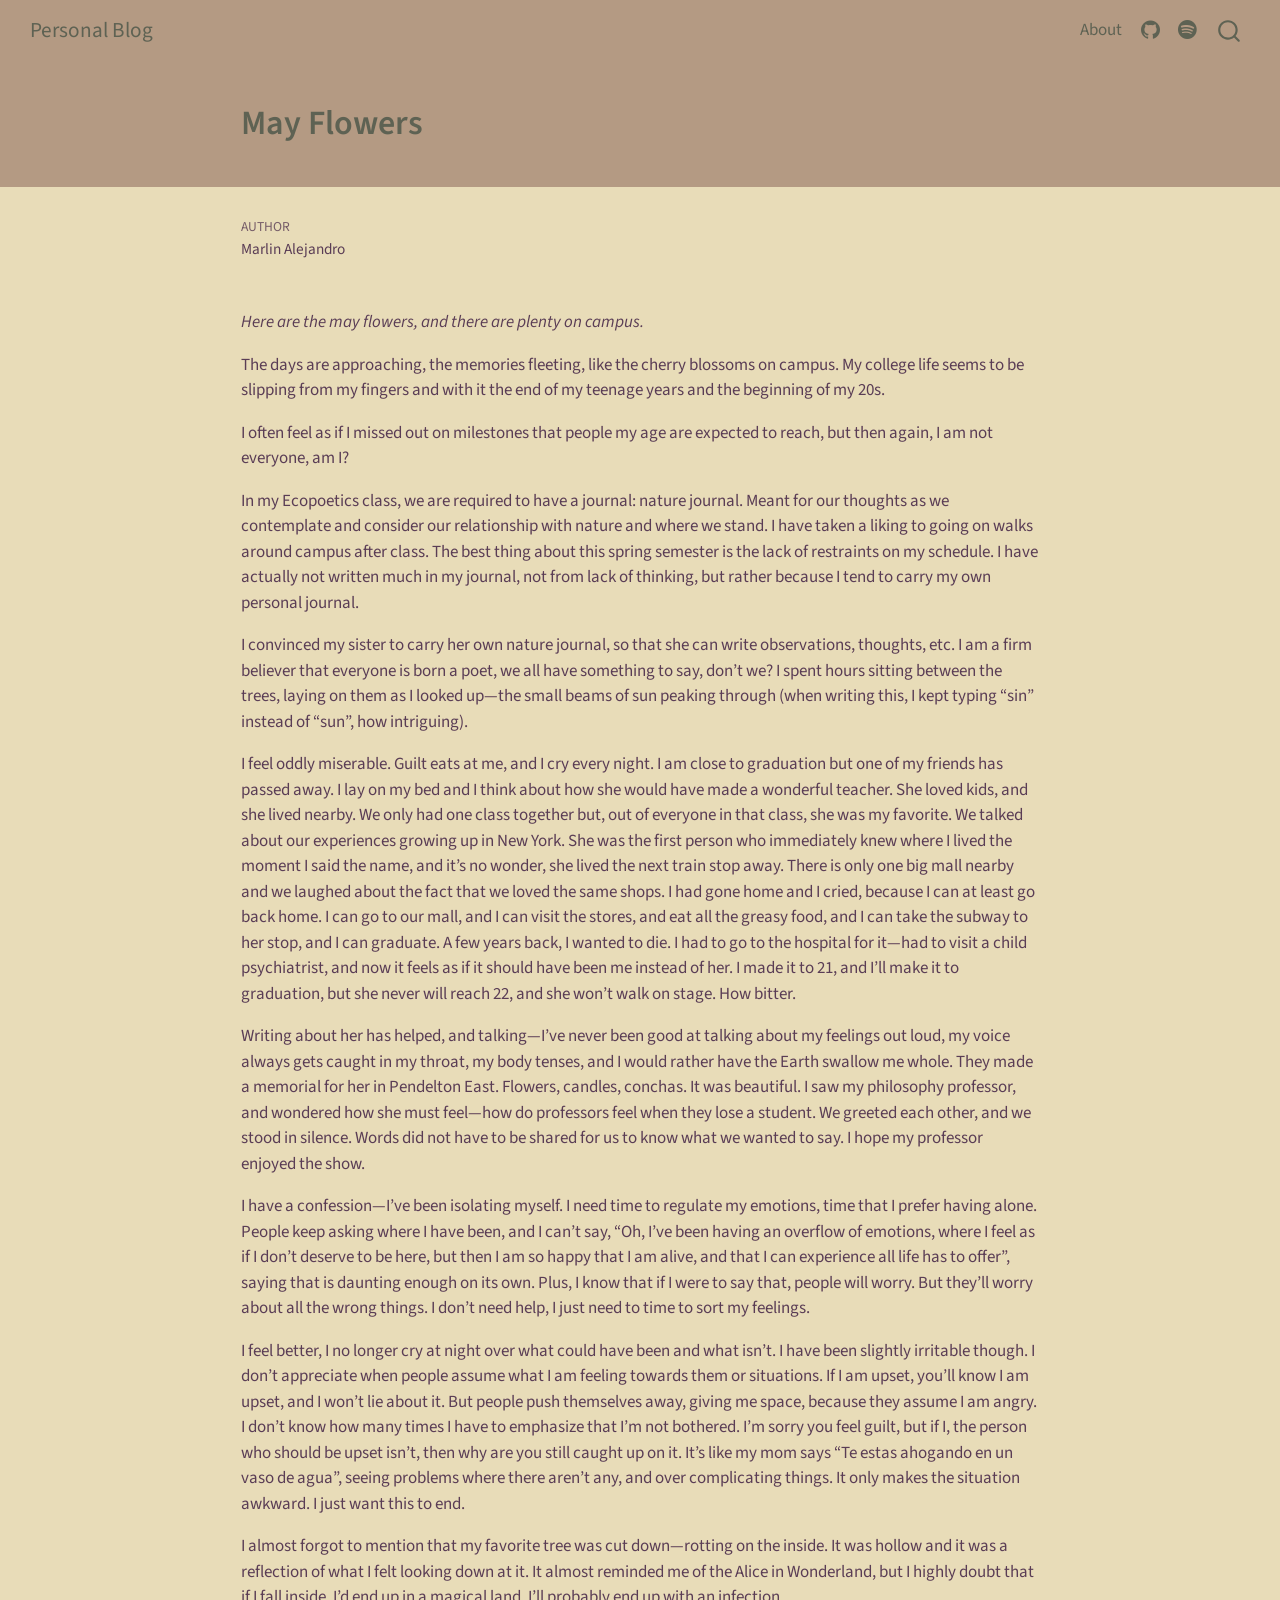
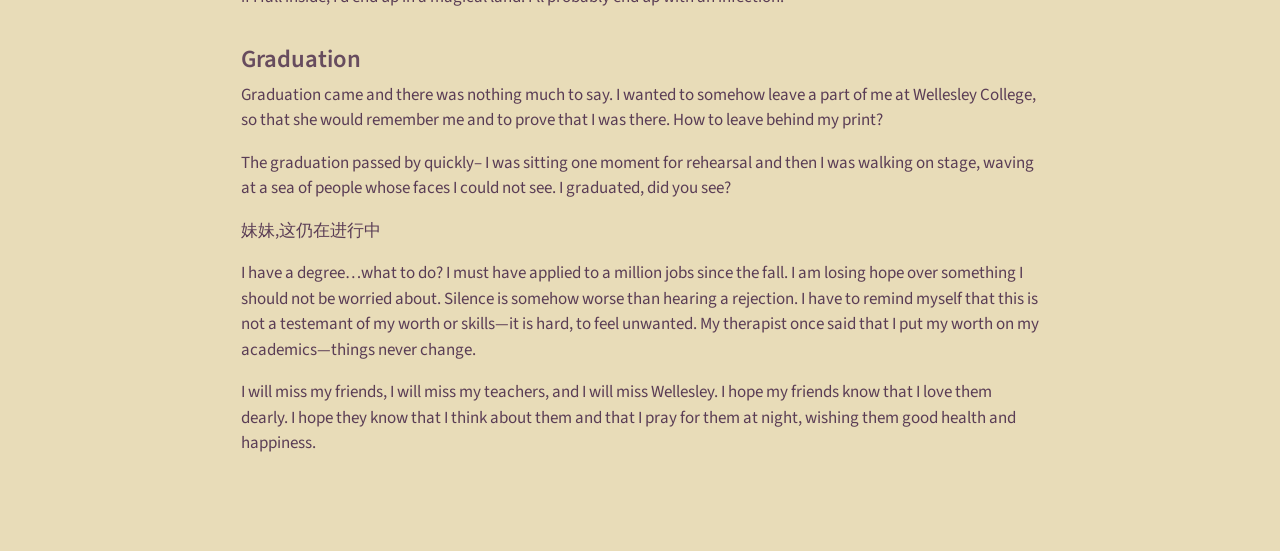
<file: posts/may/may_flowers.html>
<!DOCTYPE html>
<html xmlns="http://www.w3.org/1999/xhtml" lang="en" xml:lang="en"><head>

<meta charset="utf-8">
<meta name="generator" content="quarto-1.9.37">

<meta name="viewport" content="width=device-width, initial-scale=1.0, user-scalable=yes">

<meta name="author" content="Marlin Alejandro">

<title>May Flowers – Personal Blog</title>
<style>
/* Default styles provided by pandoc.
** See https://pandoc.org/MANUAL.html#variables-for-html for config info.
*/
code{white-space: pre-wrap;}
span.smallcaps{font-variant: small-caps;}
div.columns{display: flex; gap: min(4vw, 1.5em);}
div.column{flex: auto; overflow-x: auto;}
div.hanging-indent{margin-left: 1.5em; text-indent: -1.5em;}
ul.task-list{list-style: none;}
ul.task-list li input[type="checkbox"] {
  width: 0.8em;
  margin: 0 0.8em 0.2em -1em; /* quarto-specific, see https://github.com/quarto-dev/quarto-cli/issues/4556 */ 
  vertical-align: middle;
}
</style>


<script src="../../site_libs/quarto-nav/quarto-nav.js"></script>
<script src="../../site_libs/quarto-nav/headroom.min.js"></script>
<script src="../../site_libs/clipboard/clipboard.min.js"></script>
<script src="../../site_libs/quarto-search/autocomplete.umd.js"></script>
<script src="../../site_libs/quarto-search/fuse.min.js"></script>
<script src="../../site_libs/quarto-search/quarto-search.js"></script>
<meta name="quarto:offset" content="../../">
<script src="../../site_libs/quarto-html/quarto.js" type="module"></script>
<script src="../../site_libs/quarto-html/tabsets/tabsets.js" type="module"></script>
<script src="../../site_libs/quarto-html/popper.min.js"></script>
<script src="../../site_libs/quarto-html/tippy.umd.min.js"></script>
<script src="../../site_libs/quarto-html/anchor.min.js"></script>
<link href="../../site_libs/quarto-html/tippy.css" rel="stylesheet">
<link href="../../site_libs/quarto-html/quarto-syntax-highlighting-7f8f88aac4f3542376d5c11b86a4c14d.css" rel="stylesheet" id="quarto-text-highlighting-styles">
<script src="../../site_libs/bootstrap/bootstrap.min.js"></script>
<link href="../../site_libs/bootstrap/bootstrap-icons.css" rel="stylesheet">
<link href="../../site_libs/bootstrap/bootstrap-fc74b780072f1040045b73790493eb5e.min.css" rel="stylesheet" append-hash="true" id="quarto-bootstrap" data-mode="light">
<script id="quarto-search-options" type="application/json">{
  "location": "navbar",
  "copy-button": false,
  "collapse-after": 3,
  "panel-placement": "end",
  "type": "overlay",
  "limit": 50,
  "keyboard-shortcut": [
    "f",
    "/",
    "s"
  ],
  "show-item-context": false,
  "language": {
    "search-no-results-text": "No results",
    "search-matching-documents-text": "matching documents",
    "search-copy-link-title": "Copy link to search",
    "search-hide-matches-text": "Hide additional matches",
    "search-more-match-text": "more match in this document",
    "search-more-matches-text": "more matches in this document",
    "search-clear-button-title": "Clear",
    "search-text-placeholder": "",
    "search-detached-cancel-button-title": "Cancel",
    "search-submit-button-title": "Submit",
    "search-label": "Search"
  }
}</script>


<link rel="stylesheet" href="../../styles.css">
</head>

<body class="nav-fixed fullcontent quarto-light">

<div id="quarto-search-results"></div>
  <header id="quarto-header" class="headroom fixed-top quarto-banner">
    <nav class="navbar navbar-expand-lg " data-bs-theme="dark">
      <div class="navbar-container container-fluid">
      <div class="navbar-brand-container mx-auto">
    <a class="navbar-brand" href="../../index.html">
    <span class="navbar-title">Personal Blog</span>
    </a>
  </div>
            <div id="quarto-search" class="" title="Search"></div>
          <button class="navbar-toggler" type="button" data-bs-toggle="collapse" data-bs-target="#navbarCollapse" aria-controls="navbarCollapse" role="menu" aria-expanded="false" aria-label="Toggle navigation" onclick="if (window.quartoToggleHeadroom) { window.quartoToggleHeadroom(); }">
  <span class="navbar-toggler-icon"></span>
</button>
          <div class="collapse navbar-collapse" id="navbarCollapse">
            <ul class="navbar-nav navbar-nav-scroll ms-auto">
  <li class="nav-item">
    <a class="nav-link" href="../../about.html"> 
<span class="menu-text">About</span></a>
  </li>  
  <li class="nav-item compact">
    <a class="nav-link" href="https://github.com/"> <i class="bi bi-github" role="img">
</i> 
<span class="menu-text"></span></a>
  </li>  
  <li class="nav-item compact">
    <a class="nav-link" href="https://open.spotify.com/playlist/4geESJMhY9kUPZyI3AfAQq?si=TN0rwLWlTwm3byuMcQkwIA"> <i class="bi bi-spotify" role="img">
</i> 
<span class="menu-text"></span></a>
  </li>  
</ul>
          </div> <!-- /navcollapse -->
            <div class="quarto-navbar-tools">
</div>
      </div> <!-- /container-fluid -->
    </nav>
</header>
<!-- content -->
<header id="title-block-header" class="quarto-title-block default page-columns page-full">
  <div class="quarto-title-banner page-columns page-full">
    <div class="quarto-title column-body">
      <h1 class="title">May Flowers</h1>
                      </div>
  </div>
    
  
  <div class="quarto-title-meta">

      <div>
      <div class="quarto-title-meta-heading">Author</div>
      <div class="quarto-title-meta-contents">
               <p>Marlin Alejandro </p>
            </div>
    </div>
      
    
      
    </div>
    
  
  </header><div id="quarto-content" class="quarto-container page-columns page-rows-contents page-layout-article page-navbar">
<!-- sidebar -->
<!-- margin-sidebar -->
    
<!-- main -->
<main class="content quarto-banner-title-block" id="quarto-document-content">





<p><em>Here are the may flowers, and there are plenty on campus.</em></p>
<p>The days are approaching, the memories fleeting, like the cherry blossoms on campus. My college life seems to be slipping from my fingers and with it the end of my teenage years and the beginning of my 20s.</p>
<p>I often feel as if I missed out on milestones that people my age are expected to reach, but then again, I am not everyone, am I?</p>
<p>In my Ecopoetics class, we are required to have a journal: nature journal. Meant for our thoughts as we contemplate and consider our relationship with nature and where we stand. I have taken a liking to going on walks around campus after class. The best thing about this spring semester is the lack of restraints on my schedule. I have actually not written much in my journal, not from lack of thinking, but rather because I tend to carry my own personal journal.</p>
<p>I convinced my sister to carry her own nature journal, so that she can write observations, thoughts, etc. I am a firm believer that everyone is born a poet, we all have something to say, don’t we? I spent hours sitting between the trees, laying on them as I looked up—the small beams of sun peaking through (when writing this, I kept typing “sin” instead of “sun”, how intriguing).</p>
<p>I feel oddly miserable. Guilt eats at me, and I cry every night. I am close to graduation but one of my friends has passed away. I lay on my bed and I think about how she would have made a wonderful teacher. She loved kids, and she lived nearby. We only had one class together but, out of everyone in that class, she was my favorite. We talked about our experiences growing up in New York. She was the first person who immediately knew where I lived the moment I said the name, and it’s no wonder, she lived the next train stop away. There is only one big mall nearby and we laughed about the fact that we loved the same shops. I had gone home and I cried, because I can at least go back home. I can go to our mall, and I can visit the stores, and eat all the greasy food, and I can take the subway to her stop, and I can graduate. A few years back, I wanted to die. I had to go to the hospital for it—had to visit a child psychiatrist, and now it feels as if it should have been me instead of her. I made it to 21, and I’ll make it to graduation, but she never will reach 22, and she won’t walk on stage. How bitter.</p>
<p>Writing about her has helped, and talking—I’ve never been good at talking about my feelings out loud, my voice always gets caught in my throat, my body tenses, and I would rather have the Earth swallow me whole. They made a memorial for her in Pendelton East. Flowers, candles, conchas. It was beautiful. I saw my philosophy professor, and wondered how she must feel—how do professors feel when they lose a student. We greeted each other, and we stood in silence. Words did not have to be shared for us to know what we wanted to say. I hope my professor enjoyed the show.</p>
<p>I have a confession—I’ve been isolating myself. I need time to regulate my emotions, time that I prefer having alone. People keep asking where I have been, and I can’t say, “Oh, I’ve been having an overflow of emotions, where I feel as if I don’t deserve to be here, but then I am so happy that I am alive, and that I can experience all life has to offer”, saying that is daunting enough on its own. Plus, I know that if I were to say that, people will worry. But they’ll worry about all the wrong things. I don’t need help, I just need to time to sort my feelings.</p>
<p>I feel better, I no longer cry at night over what could have been and what isn’t. I have been slightly irritable though. I don’t appreciate when people assume what I am feeling towards them or situations. If I am upset, you’ll know I am upset, and I won’t lie about it. But people push themselves away, giving me space, because they assume I am angry. I don’t know how many times I have to emphasize that I’m not bothered. I’m sorry you feel guilt, but if I, the person who should be upset isn’t, then why are you still caught up on it. It’s like my mom says “Te estas ahogando en un vaso de agua”, seeing problems where there aren’t any, and over complicating things. It only makes the situation awkward. I just want this to end.</p>
<p>I almost forgot to mention that my favorite tree was cut down—rotting on the inside. It was hollow and it was a reflection of what I felt looking down at it. It almost reminded me of the Alice in Wonderland, but I highly doubt that if I fall inside, I’d end up in a magical land. I’ll probably end up with an infection.</p>
<section id="graduation" class="level3">
<h3 class="anchored" data-anchor-id="graduation">Graduation</h3>
<p>Graduation came and there was nothing much to say. I wanted to somehow leave a part of me at Wellesley College, so that she would remember me and to prove that I was there. How to leave behind my print?</p>
<p>The graduation passed by quickly– I was sitting one moment for rehearsal and then I was walking on stage, waving at a sea of people whose faces I could not see. I graduated, did you see?</p>
<p>妹妹,这仍在进行中</p>
<p>I have a degree…what to do? I must have applied to a million jobs since the fall. I am losing hope over something I should not be worried about. Silence is somehow worse than hearing a rejection. I have to remind myself that this is not a testemant of my worth or skills—it is hard, to feel unwanted. My therapist once said that I put my worth on my academics—things never change.</p>
<p>I will miss my friends, I will miss my teachers, and I will miss Wellesley. I hope my friends know that I love them dearly. I hope they know that I think about them and that I pray for them at night, wishing them good health and happiness.</p>


</section>

</main> <!-- /main -->
<script id="quarto-html-after-body" type="application/javascript">
  window.document.addEventListener("DOMContentLoaded", function (event) {
    const icon = "";
    const anchorJS = new window.AnchorJS();
    anchorJS.options = {
      placement: 'right',
      icon: icon
    };
    anchorJS.add('.anchored');
    const isCodeAnnotation = (el) => {
      for (const clz of el.classList) {
        if (clz.startsWith('code-annotation-')) {                     
          return true;
        }
      }
      return false;
    }
    const onCopySuccess = function(e) {
      // button target
      const button = e.trigger;
      // don't keep focus
      button.blur();
      // flash "checked"
      button.classList.add('code-copy-button-checked');
      var currentTitle = button.getAttribute("title");
      button.setAttribute("title", "Copied!");
      let tooltip;
      if (window.bootstrap) {
        button.setAttribute("data-bs-toggle", "tooltip");
        button.setAttribute("data-bs-placement", "left");
        button.setAttribute("data-bs-title", "Copied!");
        tooltip = new bootstrap.Tooltip(button, 
          { trigger: "manual", 
            customClass: "code-copy-button-tooltip",
            offset: [0, -8]});
        tooltip.show();    
      }
      setTimeout(function() {
        if (tooltip) {
          tooltip.hide();
          button.removeAttribute("data-bs-title");
          button.removeAttribute("data-bs-toggle");
          button.removeAttribute("data-bs-placement");
        }
        button.setAttribute("title", currentTitle);
        button.classList.remove('code-copy-button-checked');
      }, 1000);
      // clear code selection
      e.clearSelection();
    }
    const getTextToCopy = function(trigger) {
      const outerScaffold = trigger.parentElement.cloneNode(true);
      const codeEl = outerScaffold.querySelector('code');
      for (const childEl of codeEl.children) {
        if (isCodeAnnotation(childEl)) {
          childEl.remove();
        }
      }
      return codeEl.innerText;
    }
    const clipboard = new window.ClipboardJS('.code-copy-button:not([data-in-quarto-modal])', {
      text: getTextToCopy
    });
    clipboard.on('success', onCopySuccess);
    if (window.document.getElementById('quarto-embedded-source-code-modal')) {
      const clipboardModal = new window.ClipboardJS('.code-copy-button[data-in-quarto-modal]', {
        text: getTextToCopy,
        container: window.document.getElementById('quarto-embedded-source-code-modal')
      });
      clipboardModal.on('success', onCopySuccess);
    }
      var localhostRegex = new RegExp(/^(?:http|https):\/\/localhost\:?[0-9]*\//);
      var mailtoRegex = new RegExp(/^mailto:/);
        var filterRegex = new RegExp("https:\/\/LiaRosa\.github\.io\/Personal_Blog\/");
      var isInternal = (href) => {
          return filterRegex.test(href) || localhostRegex.test(href) || mailtoRegex.test(href);
      }
      // Inspect non-navigation links and adorn them if external
     var links = window.document.querySelectorAll('a[href]:not(.nav-link):not(.navbar-brand):not(.toc-action):not(.sidebar-link):not(.sidebar-item-toggle):not(.pagination-link):not(.no-external):not([aria-hidden]):not(.dropdown-item):not(.quarto-navigation-tool):not(.about-link)');
      for (var i=0; i<links.length; i++) {
        const link = links[i];
        if (!isInternal(link.href)) {
          // undo the damage that might have been done by quarto-nav.js in the case of
          // links that we want to consider external
          if (link.dataset.originalHref !== undefined) {
            link.href = link.dataset.originalHref;
          }
        }
      }
    function tippyHover(el, contentFn, onTriggerFn, onUntriggerFn) {
      const config = {
        allowHTML: true,
        maxWidth: 500,
        delay: 100,
        arrow: false,
        appendTo: function(el) {
            return el.parentElement;
        },
        interactive: true,
        interactiveBorder: 10,
        theme: 'quarto',
        placement: 'bottom-start',
      };
      if (contentFn) {
        config.content = contentFn;
      }
      if (onTriggerFn) {
        config.onTrigger = onTriggerFn;
      }
      if (onUntriggerFn) {
        config.onUntrigger = onUntriggerFn;
      }
      window.tippy(el, config); 
    }
    const noterefs = window.document.querySelectorAll('a[role="doc-noteref"]');
    for (var i=0; i<noterefs.length; i++) {
      const ref = noterefs[i];
      tippyHover(ref, function() {
        // use id or data attribute instead here
        let href = ref.getAttribute('data-footnote-href') || ref.getAttribute('href');
        try { href = new URL(href).hash; } catch {}
        const id = href.replace(/^#\/?/, "");
        const note = window.document.getElementById(id);
        if (note) {
          return note.innerHTML;
        } else {
          return "";
        }
      });
    }
    const xrefs = window.document.querySelectorAll('a.quarto-xref');
    const processXRef = (id, note) => {
      // Strip column container classes
      const stripColumnClz = (el) => {
        el.classList.remove("page-full", "page-columns");
        if (el.children) {
          for (const child of el.children) {
            stripColumnClz(child);
          }
        }
      }
      stripColumnClz(note)
      if (id === null || id.startsWith('sec-')) {
        // Special case sections, only their first couple elements
        const container = document.createElement("div");
        if (note.children && note.children.length > 2) {
          container.appendChild(note.children[0].cloneNode(true));
          for (let i = 1; i < note.children.length; i++) {
            const child = note.children[i];
            if (child.tagName === "P" && child.innerText === "") {
              continue;
            } else {
              container.appendChild(child.cloneNode(true));
              break;
            }
          }
          if (window.Quarto?.typesetMath) {
            window.Quarto.typesetMath(container);
          }
          return container.innerHTML
        } else {
          if (window.Quarto?.typesetMath) {
            window.Quarto.typesetMath(note);
          }
          return note.innerHTML;
        }
      } else {
        // Remove any anchor links if they are present
        const anchorLink = note.querySelector('a.anchorjs-link');
        if (anchorLink) {
          anchorLink.remove();
        }
        if (window.Quarto?.typesetMath) {
          window.Quarto.typesetMath(note);
        }
        if (note.classList.contains("callout")) {
          return note.outerHTML;
        } else {
          return note.innerHTML;
        }
      }
    }
    for (var i=0; i<xrefs.length; i++) {
      const xref = xrefs[i];
      tippyHover(xref, undefined, function(instance) {
        instance.disable();
        let url = xref.getAttribute('href');
        let hash = undefined; 
        if (url.startsWith('#')) {
          hash = url;
        } else {
          try { hash = new URL(url).hash; } catch {}
        }
        if (hash) {
          const id = hash.replace(/^#\/?/, "");
          const note = window.document.getElementById(id);
          if (note !== null) {
            try {
              const html = processXRef(id, note.cloneNode(true));
              instance.setContent(html);
            } finally {
              instance.enable();
              instance.show();
            }
          } else {
            // See if we can fetch this
            fetch(url.split('#')[0])
            .then(res => res.text())
            .then(html => {
              const parser = new DOMParser();
              const htmlDoc = parser.parseFromString(html, "text/html");
              const note = htmlDoc.getElementById(id);
              if (note !== null) {
                const html = processXRef(id, note);
                instance.setContent(html);
              } 
            }).finally(() => {
              instance.enable();
              instance.show();
            });
          }
        } else {
          // See if we can fetch a full url (with no hash to target)
          // This is a special case and we should probably do some content thinning / targeting
          fetch(url)
          .then(res => res.text())
          .then(html => {
            const parser = new DOMParser();
            const htmlDoc = parser.parseFromString(html, "text/html");
            const note = htmlDoc.querySelector('main.content');
            if (note !== null) {
              // This should only happen for chapter cross references
              // (since there is no id in the URL)
              // remove the first header
              if (note.children.length > 0 && note.children[0].tagName === "HEADER") {
                note.children[0].remove();
              }
              const html = processXRef(null, note);
              instance.setContent(html);
            } 
          }).finally(() => {
            instance.enable();
            instance.show();
          });
        }
      }, function(instance) {
      });
    }
        let selectedAnnoteEl;
        const selectorForAnnotation = ( cell, annotation) => {
          let cellAttr = 'data-code-cell="' + cell + '"';
          let lineAttr = 'data-code-annotation="' +  annotation + '"';
          const selector = 'span[' + cellAttr + '][' + lineAttr + ']';
          return selector;
        }
        const selectCodeLines = (annoteEl) => {
          const doc = window.document;
          const targetCell = annoteEl.getAttribute("data-target-cell");
          const targetAnnotation = annoteEl.getAttribute("data-target-annotation");
          const annoteSpan = window.document.querySelector(selectorForAnnotation(targetCell, targetAnnotation));
          const lines = annoteSpan.getAttribute("data-code-lines").split(",");
          const lineIds = lines.map((line) => {
            return targetCell + "-" + line;
          })
          let top = null;
          let height = null;
          let parent = null;
          if (lineIds.length > 0) {
              //compute the position of the single el (top and bottom and make a div)
              const el = window.document.getElementById(lineIds[0]);
              top = el.offsetTop;
              height = el.offsetHeight;
              parent = el.parentElement.parentElement;
            if (lineIds.length > 1) {
              const lastEl = window.document.getElementById(lineIds[lineIds.length - 1]);
              const bottom = lastEl.offsetTop + lastEl.offsetHeight;
              height = bottom - top;
            }
            if (top !== null && height !== null && parent !== null) {
              // cook up a div (if necessary) and position it 
              let div = window.document.getElementById("code-annotation-line-highlight");
              if (div === null) {
                div = window.document.createElement("div");
                div.setAttribute("id", "code-annotation-line-highlight");
                div.style.position = 'absolute';
                parent.appendChild(div);
              }
              div.style.top = top - 2 + "px";
              div.style.height = height + 4 + "px";
              div.style.left = 0;
              let gutterDiv = window.document.getElementById("code-annotation-line-highlight-gutter");
              if (gutterDiv === null) {
                gutterDiv = window.document.createElement("div");
                gutterDiv.setAttribute("id", "code-annotation-line-highlight-gutter");
                gutterDiv.style.position = 'absolute';
                const codeCell = window.document.getElementById(targetCell);
                const gutter = codeCell.querySelector('.code-annotation-gutter');
                gutter.appendChild(gutterDiv);
              }
              gutterDiv.style.top = top - 2 + "px";
              gutterDiv.style.height = height + 4 + "px";
            }
            selectedAnnoteEl = annoteEl;
          }
        };
        const unselectCodeLines = () => {
          const elementsIds = ["code-annotation-line-highlight", "code-annotation-line-highlight-gutter"];
          elementsIds.forEach((elId) => {
            const div = window.document.getElementById(elId);
            if (div) {
              div.remove();
            }
          });
          selectedAnnoteEl = undefined;
        };
          // Handle positioning of the toggle
      window.addEventListener(
        "resize",
        throttle(() => {
          elRect = undefined;
          if (selectedAnnoteEl) {
            selectCodeLines(selectedAnnoteEl);
          }
        }, 10)
      );
      function throttle(fn, ms) {
      let throttle = false;
      let timer;
        return (...args) => {
          if(!throttle) { // first call gets through
              fn.apply(this, args);
              throttle = true;
          } else { // all the others get throttled
              if(timer) clearTimeout(timer); // cancel #2
              timer = setTimeout(() => {
                fn.apply(this, args);
                timer = throttle = false;
              }, ms);
          }
        };
      }
        // Attach click handler to the DT
        const annoteDls = window.document.querySelectorAll('dt[data-target-cell]');
        for (const annoteDlNode of annoteDls) {
          annoteDlNode.addEventListener('click', (event) => {
            const clickedEl = event.target;
            if (clickedEl !== selectedAnnoteEl) {
              unselectCodeLines();
              const activeEl = window.document.querySelector('dt[data-target-cell].code-annotation-active');
              if (activeEl) {
                activeEl.classList.remove('code-annotation-active');
              }
              selectCodeLines(clickedEl);
              clickedEl.classList.add('code-annotation-active');
            } else {
              // Unselect the line
              unselectCodeLines();
              clickedEl.classList.remove('code-annotation-active');
            }
          });
        }
    const findCites = (el) => {
      const parentEl = el.parentElement;
      if (parentEl) {
        const cites = parentEl.dataset.cites;
        if (cites) {
          return {
            el,
            cites: cites.split(' ')
          };
        } else {
          return findCites(el.parentElement)
        }
      } else {
        return undefined;
      }
    };
    var bibliorefs = window.document.querySelectorAll('a[role="doc-biblioref"]');
    for (var i=0; i<bibliorefs.length; i++) {
      const ref = bibliorefs[i];
      const citeInfo = findCites(ref);
      if (citeInfo) {
        tippyHover(citeInfo.el, function() {
          var popup = window.document.createElement('div');
          citeInfo.cites.forEach(function(cite) {
            var citeDiv = window.document.createElement('div');
            citeDiv.classList.add('hanging-indent');
            citeDiv.classList.add('csl-entry');
            var biblioDiv = window.document.getElementById('ref-' + cite);
            if (biblioDiv) {
              citeDiv.innerHTML = biblioDiv.innerHTML;
            }
            popup.appendChild(citeDiv);
          });
          return popup.innerHTML;
        });
      }
    }
  });
  </script>
</div> <!-- /content -->




</body></html>
</file>
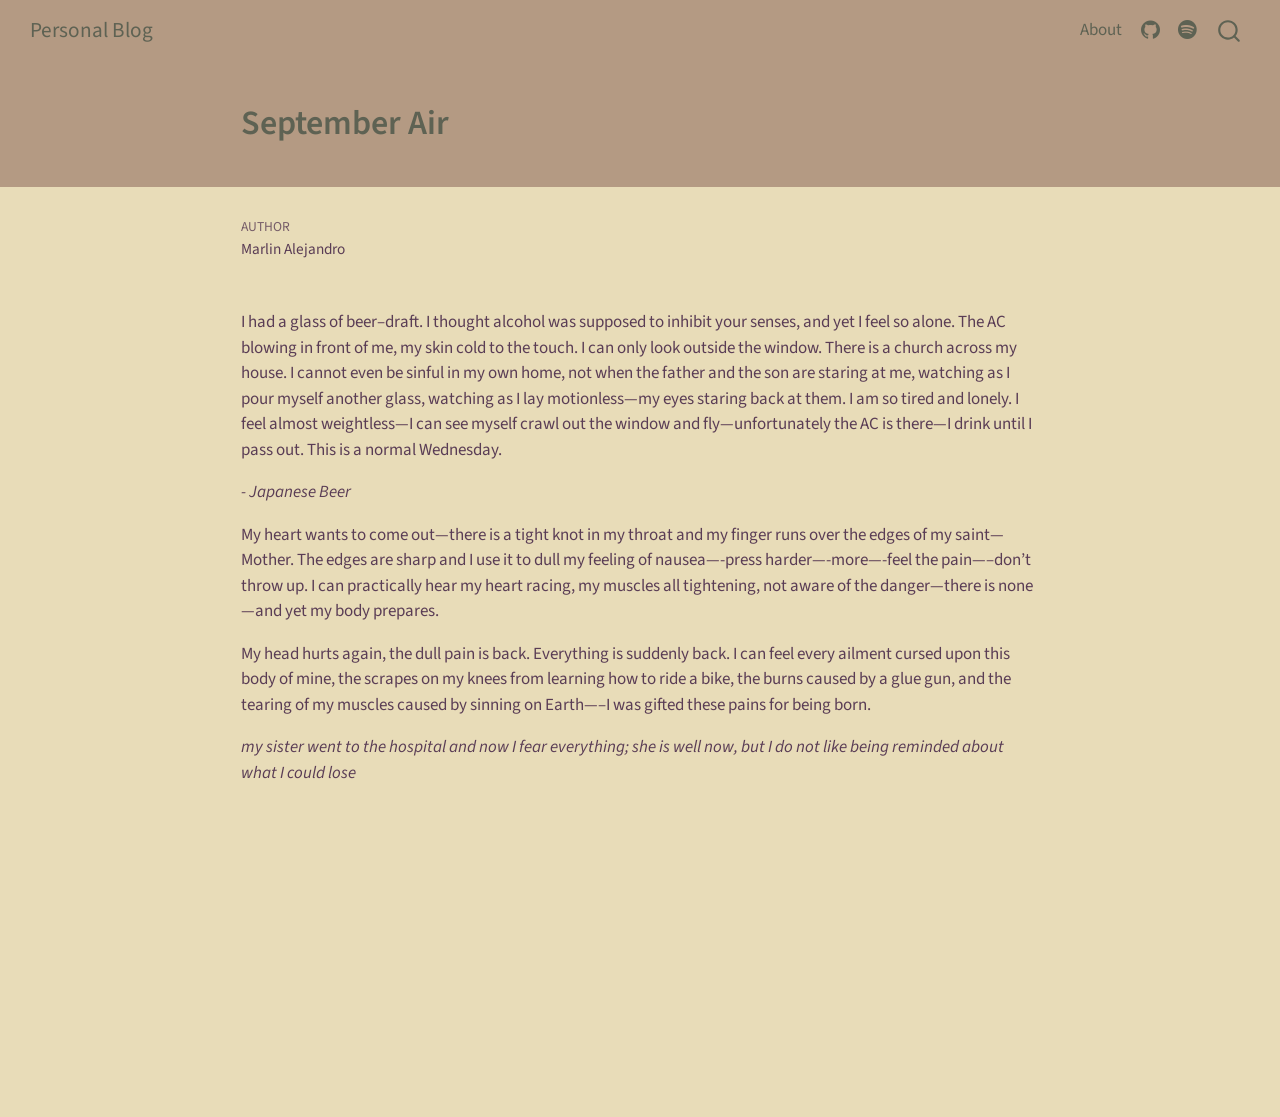
<file: posts/september/september.html>
<!DOCTYPE html>
<html xmlns="http://www.w3.org/1999/xhtml" lang="en" xml:lang="en"><head>

<meta charset="utf-8">
<meta name="generator" content="quarto-1.9.37">

<meta name="viewport" content="width=device-width, initial-scale=1.0, user-scalable=yes">

<meta name="author" content="Marlin Alejandro">

<title>September Air – Personal Blog</title>
<style>
/* Default styles provided by pandoc.
** See https://pandoc.org/MANUAL.html#variables-for-html for config info.
*/
code{white-space: pre-wrap;}
span.smallcaps{font-variant: small-caps;}
div.columns{display: flex; gap: min(4vw, 1.5em);}
div.column{flex: auto; overflow-x: auto;}
div.hanging-indent{margin-left: 1.5em; text-indent: -1.5em;}
ul.task-list{list-style: none;}
ul.task-list li input[type="checkbox"] {
  width: 0.8em;
  margin: 0 0.8em 0.2em -1em; /* quarto-specific, see https://github.com/quarto-dev/quarto-cli/issues/4556 */ 
  vertical-align: middle;
}
</style>


<script src="../../site_libs/quarto-nav/quarto-nav.js"></script>
<script src="../../site_libs/quarto-nav/headroom.min.js"></script>
<script src="../../site_libs/clipboard/clipboard.min.js"></script>
<script src="../../site_libs/quarto-search/autocomplete.umd.js"></script>
<script src="../../site_libs/quarto-search/fuse.min.js"></script>
<script src="../../site_libs/quarto-search/quarto-search.js"></script>
<meta name="quarto:offset" content="../../">
<script src="../../site_libs/quarto-html/quarto.js" type="module"></script>
<script src="../../site_libs/quarto-html/tabsets/tabsets.js" type="module"></script>
<script src="../../site_libs/quarto-html/popper.min.js"></script>
<script src="../../site_libs/quarto-html/tippy.umd.min.js"></script>
<script src="../../site_libs/quarto-html/anchor.min.js"></script>
<link href="../../site_libs/quarto-html/tippy.css" rel="stylesheet">
<link href="../../site_libs/quarto-html/quarto-syntax-highlighting-7f8f88aac4f3542376d5c11b86a4c14d.css" rel="stylesheet" id="quarto-text-highlighting-styles">
<script src="../../site_libs/bootstrap/bootstrap.min.js"></script>
<link href="../../site_libs/bootstrap/bootstrap-icons.css" rel="stylesheet">
<link href="../../site_libs/bootstrap/bootstrap-fc74b780072f1040045b73790493eb5e.min.css" rel="stylesheet" append-hash="true" id="quarto-bootstrap" data-mode="light">
<script id="quarto-search-options" type="application/json">{
  "location": "navbar",
  "copy-button": false,
  "collapse-after": 3,
  "panel-placement": "end",
  "type": "overlay",
  "limit": 50,
  "keyboard-shortcut": [
    "f",
    "/",
    "s"
  ],
  "show-item-context": false,
  "language": {
    "search-no-results-text": "No results",
    "search-matching-documents-text": "matching documents",
    "search-copy-link-title": "Copy link to search",
    "search-hide-matches-text": "Hide additional matches",
    "search-more-match-text": "more match in this document",
    "search-more-matches-text": "more matches in this document",
    "search-clear-button-title": "Clear",
    "search-text-placeholder": "",
    "search-detached-cancel-button-title": "Cancel",
    "search-submit-button-title": "Submit",
    "search-label": "Search"
  }
}</script>


<link rel="stylesheet" href="../../styles.css">
</head>

<body class="nav-fixed fullcontent quarto-light">

<div id="quarto-search-results"></div>
  <header id="quarto-header" class="headroom fixed-top quarto-banner">
    <nav class="navbar navbar-expand-lg " data-bs-theme="dark">
      <div class="navbar-container container-fluid">
      <div class="navbar-brand-container mx-auto">
    <a class="navbar-brand" href="../../index.html">
    <span class="navbar-title">Personal Blog</span>
    </a>
  </div>
            <div id="quarto-search" class="" title="Search"></div>
          <button class="navbar-toggler" type="button" data-bs-toggle="collapse" data-bs-target="#navbarCollapse" aria-controls="navbarCollapse" role="menu" aria-expanded="false" aria-label="Toggle navigation" onclick="if (window.quartoToggleHeadroom) { window.quartoToggleHeadroom(); }">
  <span class="navbar-toggler-icon"></span>
</button>
          <div class="collapse navbar-collapse" id="navbarCollapse">
            <ul class="navbar-nav navbar-nav-scroll ms-auto">
  <li class="nav-item">
    <a class="nav-link" href="../../about.html"> 
<span class="menu-text">About</span></a>
  </li>  
  <li class="nav-item compact">
    <a class="nav-link" href="https://github.com/"> <i class="bi bi-github" role="img">
</i> 
<span class="menu-text"></span></a>
  </li>  
  <li class="nav-item compact">
    <a class="nav-link" href="https://open.spotify.com/playlist/4geESJMhY9kUPZyI3AfAQq?si=TN0rwLWlTwm3byuMcQkwIA"> <i class="bi bi-spotify" role="img">
</i> 
<span class="menu-text"></span></a>
  </li>  
</ul>
          </div> <!-- /navcollapse -->
            <div class="quarto-navbar-tools">
</div>
      </div> <!-- /container-fluid -->
    </nav>
</header>
<!-- content -->
<header id="title-block-header" class="quarto-title-block default page-columns page-full">
  <div class="quarto-title-banner page-columns page-full">
    <div class="quarto-title column-body">
      <h1 class="title">September Air</h1>
                      </div>
  </div>
    
  
  <div class="quarto-title-meta">

      <div>
      <div class="quarto-title-meta-heading">Author</div>
      <div class="quarto-title-meta-contents">
               <p>Marlin Alejandro </p>
            </div>
    </div>
      
    
      
    </div>
    
  
  </header><div id="quarto-content" class="quarto-container page-columns page-rows-contents page-layout-article page-navbar">
<!-- sidebar -->
<!-- margin-sidebar -->
    
<!-- main -->
<main class="content quarto-banner-title-block" id="quarto-document-content">





<p>I had a glass of beer–draft. I thought alcohol was supposed to inhibit your senses, and yet I feel so alone. The AC blowing in front of me, my skin cold to the touch. I can only look outside the window. There is a church across my house. I cannot even be sinful in my own home, not when the father and the son are staring at me, watching as I pour myself another glass, watching as I lay motionless—my eyes staring back at them. I am so tired and lonely. I feel almost weightless—I can see myself crawl out the window and fly—unfortunately the AC is there—I drink until I pass out. This is a normal Wednesday.</p>
<p><em>- Japanese Beer</em></p>
<p>My heart wants to come out—there is a tight knot in my throat and my finger runs over the edges of my saint—Mother. The edges are sharp and I use it to dull my feeling of nausea—-press harder—-more—-feel the pain—–don’t throw up. I can practically hear my heart racing, my muscles all tightening, not aware of the danger—there is none—and yet my body prepares.</p>
<p>My head hurts again, the dull pain is back. Everything is suddenly back. I can feel every ailment cursed upon this body of mine, the scrapes on my knees from learning how to ride a bike, the burns caused by a glue gun, and the tearing of my muscles caused by sinning on Earth—–I was gifted these pains for being born.</p>
<p><em>my sister went to the hospital and now I fear everything; she is well now, but I do not like being reminded about what I could lose</em></p>



</main> <!-- /main -->
<script id="quarto-html-after-body" type="application/javascript">
  window.document.addEventListener("DOMContentLoaded", function (event) {
    const icon = "";
    const anchorJS = new window.AnchorJS();
    anchorJS.options = {
      placement: 'right',
      icon: icon
    };
    anchorJS.add('.anchored');
    const isCodeAnnotation = (el) => {
      for (const clz of el.classList) {
        if (clz.startsWith('code-annotation-')) {                     
          return true;
        }
      }
      return false;
    }
    const onCopySuccess = function(e) {
      // button target
      const button = e.trigger;
      // don't keep focus
      button.blur();
      // flash "checked"
      button.classList.add('code-copy-button-checked');
      var currentTitle = button.getAttribute("title");
      button.setAttribute("title", "Copied!");
      let tooltip;
      if (window.bootstrap) {
        button.setAttribute("data-bs-toggle", "tooltip");
        button.setAttribute("data-bs-placement", "left");
        button.setAttribute("data-bs-title", "Copied!");
        tooltip = new bootstrap.Tooltip(button, 
          { trigger: "manual", 
            customClass: "code-copy-button-tooltip",
            offset: [0, -8]});
        tooltip.show();    
      }
      setTimeout(function() {
        if (tooltip) {
          tooltip.hide();
          button.removeAttribute("data-bs-title");
          button.removeAttribute("data-bs-toggle");
          button.removeAttribute("data-bs-placement");
        }
        button.setAttribute("title", currentTitle);
        button.classList.remove('code-copy-button-checked');
      }, 1000);
      // clear code selection
      e.clearSelection();
    }
    const getTextToCopy = function(trigger) {
      const outerScaffold = trigger.parentElement.cloneNode(true);
      const codeEl = outerScaffold.querySelector('code');
      for (const childEl of codeEl.children) {
        if (isCodeAnnotation(childEl)) {
          childEl.remove();
        }
      }
      return codeEl.innerText;
    }
    const clipboard = new window.ClipboardJS('.code-copy-button:not([data-in-quarto-modal])', {
      text: getTextToCopy
    });
    clipboard.on('success', onCopySuccess);
    if (window.document.getElementById('quarto-embedded-source-code-modal')) {
      const clipboardModal = new window.ClipboardJS('.code-copy-button[data-in-quarto-modal]', {
        text: getTextToCopy,
        container: window.document.getElementById('quarto-embedded-source-code-modal')
      });
      clipboardModal.on('success', onCopySuccess);
    }
      var localhostRegex = new RegExp(/^(?:http|https):\/\/localhost\:?[0-9]*\//);
      var mailtoRegex = new RegExp(/^mailto:/);
        var filterRegex = new RegExp("https:\/\/LiaRosa\.github\.io\/Personal_Blog\/");
      var isInternal = (href) => {
          return filterRegex.test(href) || localhostRegex.test(href) || mailtoRegex.test(href);
      }
      // Inspect non-navigation links and adorn them if external
     var links = window.document.querySelectorAll('a[href]:not(.nav-link):not(.navbar-brand):not(.toc-action):not(.sidebar-link):not(.sidebar-item-toggle):not(.pagination-link):not(.no-external):not([aria-hidden]):not(.dropdown-item):not(.quarto-navigation-tool):not(.about-link)');
      for (var i=0; i<links.length; i++) {
        const link = links[i];
        if (!isInternal(link.href)) {
          // undo the damage that might have been done by quarto-nav.js in the case of
          // links that we want to consider external
          if (link.dataset.originalHref !== undefined) {
            link.href = link.dataset.originalHref;
          }
        }
      }
    function tippyHover(el, contentFn, onTriggerFn, onUntriggerFn) {
      const config = {
        allowHTML: true,
        maxWidth: 500,
        delay: 100,
        arrow: false,
        appendTo: function(el) {
            return el.parentElement;
        },
        interactive: true,
        interactiveBorder: 10,
        theme: 'quarto',
        placement: 'bottom-start',
      };
      if (contentFn) {
        config.content = contentFn;
      }
      if (onTriggerFn) {
        config.onTrigger = onTriggerFn;
      }
      if (onUntriggerFn) {
        config.onUntrigger = onUntriggerFn;
      }
      window.tippy(el, config); 
    }
    const noterefs = window.document.querySelectorAll('a[role="doc-noteref"]');
    for (var i=0; i<noterefs.length; i++) {
      const ref = noterefs[i];
      tippyHover(ref, function() {
        // use id or data attribute instead here
        let href = ref.getAttribute('data-footnote-href') || ref.getAttribute('href');
        try { href = new URL(href).hash; } catch {}
        const id = href.replace(/^#\/?/, "");
        const note = window.document.getElementById(id);
        if (note) {
          return note.innerHTML;
        } else {
          return "";
        }
      });
    }
    const xrefs = window.document.querySelectorAll('a.quarto-xref');
    const processXRef = (id, note) => {
      // Strip column container classes
      const stripColumnClz = (el) => {
        el.classList.remove("page-full", "page-columns");
        if (el.children) {
          for (const child of el.children) {
            stripColumnClz(child);
          }
        }
      }
      stripColumnClz(note)
      if (id === null || id.startsWith('sec-')) {
        // Special case sections, only their first couple elements
        const container = document.createElement("div");
        if (note.children && note.children.length > 2) {
          container.appendChild(note.children[0].cloneNode(true));
          for (let i = 1; i < note.children.length; i++) {
            const child = note.children[i];
            if (child.tagName === "P" && child.innerText === "") {
              continue;
            } else {
              container.appendChild(child.cloneNode(true));
              break;
            }
          }
          if (window.Quarto?.typesetMath) {
            window.Quarto.typesetMath(container);
          }
          return container.innerHTML
        } else {
          if (window.Quarto?.typesetMath) {
            window.Quarto.typesetMath(note);
          }
          return note.innerHTML;
        }
      } else {
        // Remove any anchor links if they are present
        const anchorLink = note.querySelector('a.anchorjs-link');
        if (anchorLink) {
          anchorLink.remove();
        }
        if (window.Quarto?.typesetMath) {
          window.Quarto.typesetMath(note);
        }
        if (note.classList.contains("callout")) {
          return note.outerHTML;
        } else {
          return note.innerHTML;
        }
      }
    }
    for (var i=0; i<xrefs.length; i++) {
      const xref = xrefs[i];
      tippyHover(xref, undefined, function(instance) {
        instance.disable();
        let url = xref.getAttribute('href');
        let hash = undefined; 
        if (url.startsWith('#')) {
          hash = url;
        } else {
          try { hash = new URL(url).hash; } catch {}
        }
        if (hash) {
          const id = hash.replace(/^#\/?/, "");
          const note = window.document.getElementById(id);
          if (note !== null) {
            try {
              const html = processXRef(id, note.cloneNode(true));
              instance.setContent(html);
            } finally {
              instance.enable();
              instance.show();
            }
          } else {
            // See if we can fetch this
            fetch(url.split('#')[0])
            .then(res => res.text())
            .then(html => {
              const parser = new DOMParser();
              const htmlDoc = parser.parseFromString(html, "text/html");
              const note = htmlDoc.getElementById(id);
              if (note !== null) {
                const html = processXRef(id, note);
                instance.setContent(html);
              } 
            }).finally(() => {
              instance.enable();
              instance.show();
            });
          }
        } else {
          // See if we can fetch a full url (with no hash to target)
          // This is a special case and we should probably do some content thinning / targeting
          fetch(url)
          .then(res => res.text())
          .then(html => {
            const parser = new DOMParser();
            const htmlDoc = parser.parseFromString(html, "text/html");
            const note = htmlDoc.querySelector('main.content');
            if (note !== null) {
              // This should only happen for chapter cross references
              // (since there is no id in the URL)
              // remove the first header
              if (note.children.length > 0 && note.children[0].tagName === "HEADER") {
                note.children[0].remove();
              }
              const html = processXRef(null, note);
              instance.setContent(html);
            } 
          }).finally(() => {
            instance.enable();
            instance.show();
          });
        }
      }, function(instance) {
      });
    }
        let selectedAnnoteEl;
        const selectorForAnnotation = ( cell, annotation) => {
          let cellAttr = 'data-code-cell="' + cell + '"';
          let lineAttr = 'data-code-annotation="' +  annotation + '"';
          const selector = 'span[' + cellAttr + '][' + lineAttr + ']';
          return selector;
        }
        const selectCodeLines = (annoteEl) => {
          const doc = window.document;
          const targetCell = annoteEl.getAttribute("data-target-cell");
          const targetAnnotation = annoteEl.getAttribute("data-target-annotation");
          const annoteSpan = window.document.querySelector(selectorForAnnotation(targetCell, targetAnnotation));
          const lines = annoteSpan.getAttribute("data-code-lines").split(",");
          const lineIds = lines.map((line) => {
            return targetCell + "-" + line;
          })
          let top = null;
          let height = null;
          let parent = null;
          if (lineIds.length > 0) {
              //compute the position of the single el (top and bottom and make a div)
              const el = window.document.getElementById(lineIds[0]);
              top = el.offsetTop;
              height = el.offsetHeight;
              parent = el.parentElement.parentElement;
            if (lineIds.length > 1) {
              const lastEl = window.document.getElementById(lineIds[lineIds.length - 1]);
              const bottom = lastEl.offsetTop + lastEl.offsetHeight;
              height = bottom - top;
            }
            if (top !== null && height !== null && parent !== null) {
              // cook up a div (if necessary) and position it 
              let div = window.document.getElementById("code-annotation-line-highlight");
              if (div === null) {
                div = window.document.createElement("div");
                div.setAttribute("id", "code-annotation-line-highlight");
                div.style.position = 'absolute';
                parent.appendChild(div);
              }
              div.style.top = top - 2 + "px";
              div.style.height = height + 4 + "px";
              div.style.left = 0;
              let gutterDiv = window.document.getElementById("code-annotation-line-highlight-gutter");
              if (gutterDiv === null) {
                gutterDiv = window.document.createElement("div");
                gutterDiv.setAttribute("id", "code-annotation-line-highlight-gutter");
                gutterDiv.style.position = 'absolute';
                const codeCell = window.document.getElementById(targetCell);
                const gutter = codeCell.querySelector('.code-annotation-gutter');
                gutter.appendChild(gutterDiv);
              }
              gutterDiv.style.top = top - 2 + "px";
              gutterDiv.style.height = height + 4 + "px";
            }
            selectedAnnoteEl = annoteEl;
          }
        };
        const unselectCodeLines = () => {
          const elementsIds = ["code-annotation-line-highlight", "code-annotation-line-highlight-gutter"];
          elementsIds.forEach((elId) => {
            const div = window.document.getElementById(elId);
            if (div) {
              div.remove();
            }
          });
          selectedAnnoteEl = undefined;
        };
          // Handle positioning of the toggle
      window.addEventListener(
        "resize",
        throttle(() => {
          elRect = undefined;
          if (selectedAnnoteEl) {
            selectCodeLines(selectedAnnoteEl);
          }
        }, 10)
      );
      function throttle(fn, ms) {
      let throttle = false;
      let timer;
        return (...args) => {
          if(!throttle) { // first call gets through
              fn.apply(this, args);
              throttle = true;
          } else { // all the others get throttled
              if(timer) clearTimeout(timer); // cancel #2
              timer = setTimeout(() => {
                fn.apply(this, args);
                timer = throttle = false;
              }, ms);
          }
        };
      }
        // Attach click handler to the DT
        const annoteDls = window.document.querySelectorAll('dt[data-target-cell]');
        for (const annoteDlNode of annoteDls) {
          annoteDlNode.addEventListener('click', (event) => {
            const clickedEl = event.target;
            if (clickedEl !== selectedAnnoteEl) {
              unselectCodeLines();
              const activeEl = window.document.querySelector('dt[data-target-cell].code-annotation-active');
              if (activeEl) {
                activeEl.classList.remove('code-annotation-active');
              }
              selectCodeLines(clickedEl);
              clickedEl.classList.add('code-annotation-active');
            } else {
              // Unselect the line
              unselectCodeLines();
              clickedEl.classList.remove('code-annotation-active');
            }
          });
        }
    const findCites = (el) => {
      const parentEl = el.parentElement;
      if (parentEl) {
        const cites = parentEl.dataset.cites;
        if (cites) {
          return {
            el,
            cites: cites.split(' ')
          };
        } else {
          return findCites(el.parentElement)
        }
      } else {
        return undefined;
      }
    };
    var bibliorefs = window.document.querySelectorAll('a[role="doc-biblioref"]');
    for (var i=0; i<bibliorefs.length; i++) {
      const ref = bibliorefs[i];
      const citeInfo = findCites(ref);
      if (citeInfo) {
        tippyHover(citeInfo.el, function() {
          var popup = window.document.createElement('div');
          citeInfo.cites.forEach(function(cite) {
            var citeDiv = window.document.createElement('div');
            citeDiv.classList.add('hanging-indent');
            citeDiv.classList.add('csl-entry');
            var biblioDiv = window.document.getElementById('ref-' + cite);
            if (biblioDiv) {
              citeDiv.innerHTML = biblioDiv.innerHTML;
            }
            popup.appendChild(citeDiv);
          });
          return popup.innerHTML;
        });
      }
    }
  });
  </script>
</div> <!-- /content -->




</body></html>
</file>
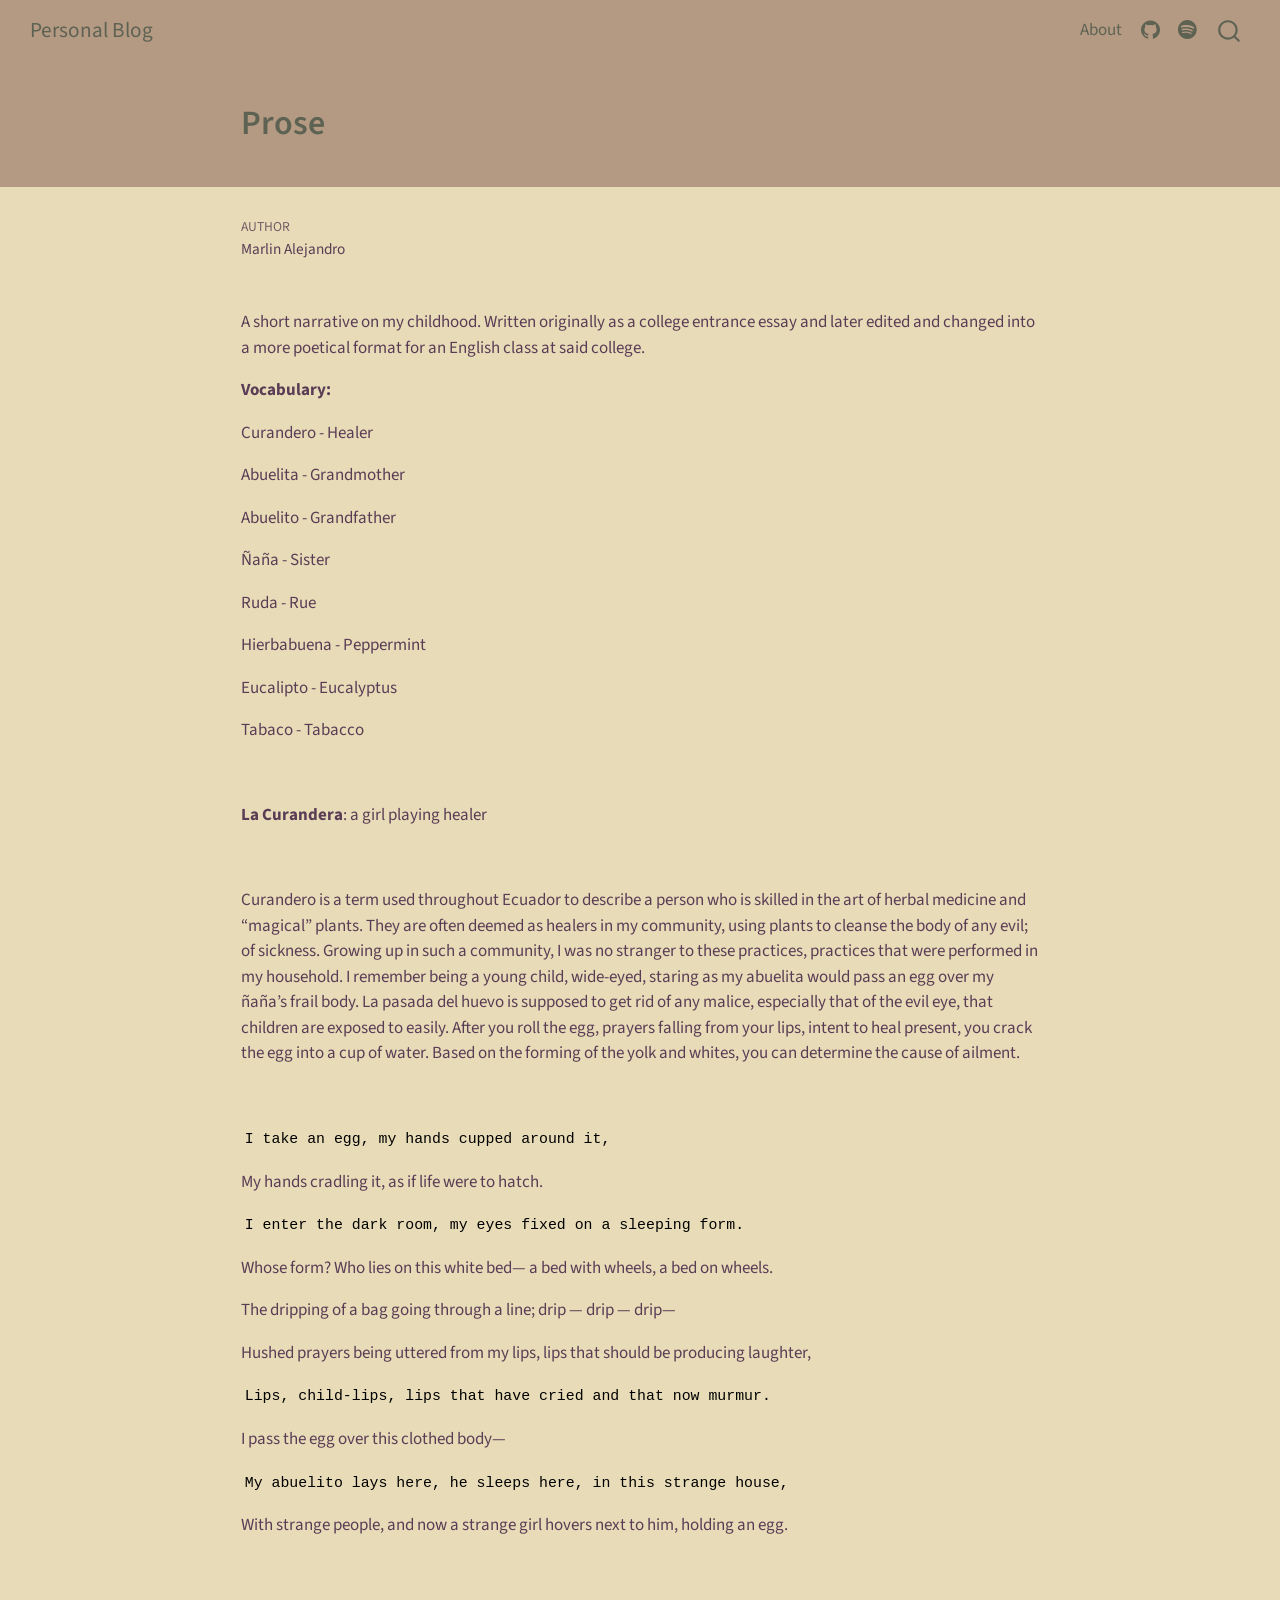
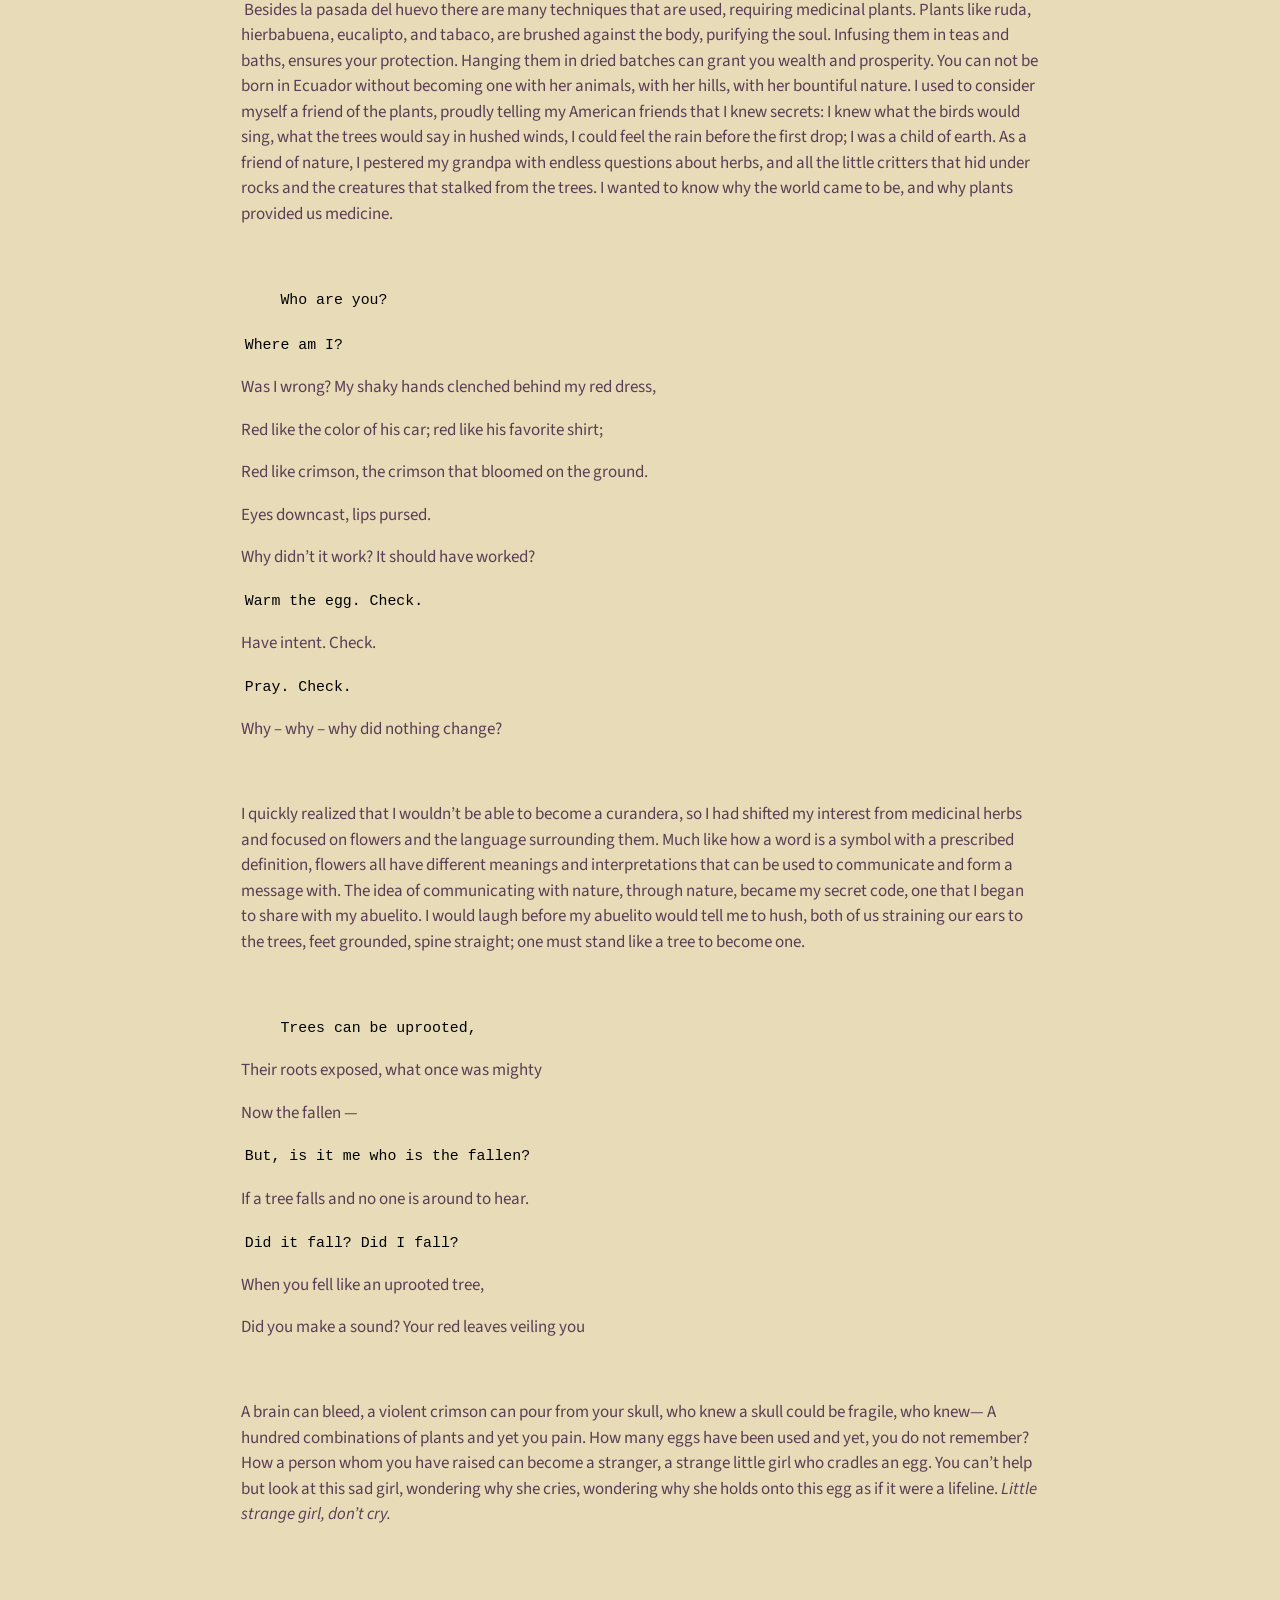
<file: posts/thought_daughter/Prose.html>
<!DOCTYPE html>
<html xmlns="http://www.w3.org/1999/xhtml" lang="en" xml:lang="en"><head>

<meta charset="utf-8">
<meta name="generator" content="quarto-1.9.37">

<meta name="viewport" content="width=device-width, initial-scale=1.0, user-scalable=yes">

<meta name="author" content="Marlin Alejandro">

<title>Prose – Personal Blog</title>
<style>
/* Default styles provided by pandoc.
** See https://pandoc.org/MANUAL.html#variables-for-html for config info.
*/
code{white-space: pre-wrap;}
span.smallcaps{font-variant: small-caps;}
div.columns{display: flex; gap: min(4vw, 1.5em);}
div.column{flex: auto; overflow-x: auto;}
div.hanging-indent{margin-left: 1.5em; text-indent: -1.5em;}
ul.task-list{list-style: none;}
ul.task-list li input[type="checkbox"] {
  width: 0.8em;
  margin: 0 0.8em 0.2em -1em; /* quarto-specific, see https://github.com/quarto-dev/quarto-cli/issues/4556 */ 
  vertical-align: middle;
}
</style>


<script src="../../site_libs/quarto-nav/quarto-nav.js"></script>
<script src="../../site_libs/quarto-nav/headroom.min.js"></script>
<script src="../../site_libs/clipboard/clipboard.min.js"></script>
<script src="../../site_libs/quarto-search/autocomplete.umd.js"></script>
<script src="../../site_libs/quarto-search/fuse.min.js"></script>
<script src="../../site_libs/quarto-search/quarto-search.js"></script>
<meta name="quarto:offset" content="../../">
<script src="../../site_libs/quarto-html/quarto.js" type="module"></script>
<script src="../../site_libs/quarto-html/tabsets/tabsets.js" type="module"></script>
<script src="../../site_libs/quarto-html/popper.min.js"></script>
<script src="../../site_libs/quarto-html/tippy.umd.min.js"></script>
<script src="../../site_libs/quarto-html/anchor.min.js"></script>
<link href="../../site_libs/quarto-html/tippy.css" rel="stylesheet">
<link href="../../site_libs/quarto-html/quarto-syntax-highlighting-7f8f88aac4f3542376d5c11b86a4c14d.css" rel="stylesheet" id="quarto-text-highlighting-styles">
<script src="../../site_libs/bootstrap/bootstrap.min.js"></script>
<link href="../../site_libs/bootstrap/bootstrap-icons.css" rel="stylesheet">
<link href="../../site_libs/bootstrap/bootstrap-fc74b780072f1040045b73790493eb5e.min.css" rel="stylesheet" append-hash="true" id="quarto-bootstrap" data-mode="light">
<script id="quarto-search-options" type="application/json">{
  "location": "navbar",
  "copy-button": false,
  "collapse-after": 3,
  "panel-placement": "end",
  "type": "overlay",
  "limit": 50,
  "keyboard-shortcut": [
    "f",
    "/",
    "s"
  ],
  "show-item-context": false,
  "language": {
    "search-no-results-text": "No results",
    "search-matching-documents-text": "matching documents",
    "search-copy-link-title": "Copy link to search",
    "search-hide-matches-text": "Hide additional matches",
    "search-more-match-text": "more match in this document",
    "search-more-matches-text": "more matches in this document",
    "search-clear-button-title": "Clear",
    "search-text-placeholder": "",
    "search-detached-cancel-button-title": "Cancel",
    "search-submit-button-title": "Submit",
    "search-label": "Search"
  }
}</script>


<link rel="stylesheet" href="../../styles.css">
</head>

<body class="nav-fixed fullcontent quarto-light">

<div id="quarto-search-results"></div>
  <header id="quarto-header" class="headroom fixed-top quarto-banner">
    <nav class="navbar navbar-expand-lg " data-bs-theme="dark">
      <div class="navbar-container container-fluid">
      <div class="navbar-brand-container mx-auto">
    <a class="navbar-brand" href="../../index.html">
    <span class="navbar-title">Personal Blog</span>
    </a>
  </div>
            <div id="quarto-search" class="" title="Search"></div>
          <button class="navbar-toggler" type="button" data-bs-toggle="collapse" data-bs-target="#navbarCollapse" aria-controls="navbarCollapse" role="menu" aria-expanded="false" aria-label="Toggle navigation" onclick="if (window.quartoToggleHeadroom) { window.quartoToggleHeadroom(); }">
  <span class="navbar-toggler-icon"></span>
</button>
          <div class="collapse navbar-collapse" id="navbarCollapse">
            <ul class="navbar-nav navbar-nav-scroll ms-auto">
  <li class="nav-item">
    <a class="nav-link" href="../../about.html"> 
<span class="menu-text">About</span></a>
  </li>  
  <li class="nav-item compact">
    <a class="nav-link" href="https://github.com/"> <i class="bi bi-github" role="img">
</i> 
<span class="menu-text"></span></a>
  </li>  
  <li class="nav-item compact">
    <a class="nav-link" href="https://open.spotify.com/playlist/4geESJMhY9kUPZyI3AfAQq?si=TN0rwLWlTwm3byuMcQkwIA"> <i class="bi bi-spotify" role="img">
</i> 
<span class="menu-text"></span></a>
  </li>  
</ul>
          </div> <!-- /navcollapse -->
            <div class="quarto-navbar-tools">
</div>
      </div> <!-- /container-fluid -->
    </nav>
</header>
<!-- content -->
<header id="title-block-header" class="quarto-title-block default page-columns page-full">
  <div class="quarto-title-banner page-columns page-full">
    <div class="quarto-title column-body">
      <h1 class="title">Prose</h1>
                      </div>
  </div>
    
  
  <div class="quarto-title-meta">

      <div>
      <div class="quarto-title-meta-heading">Author</div>
      <div class="quarto-title-meta-contents">
               <p>Marlin Alejandro </p>
            </div>
    </div>
      
    
      
    </div>
    
  
  </header><div id="quarto-content" class="quarto-container page-columns page-rows-contents page-layout-article page-navbar">
<!-- sidebar -->
<!-- margin-sidebar -->
    
<!-- main -->
<main class="content quarto-banner-title-block" id="quarto-document-content">





<p>A short narrative on my childhood. Written originally as a college entrance essay and later edited and changed into a more poetical format for an English class at said college.</p>
<p><strong>Vocabulary:</strong></p>
<p>Curandero - Healer</p>
<p>Abuelita - Grandmother</p>
<p>Abuelito - Grandfather</p>
<p>Ñaña - Sister&nbsp;</p>
<p>Ruda - Rue</p>
<p>Hierbabuena - Peppermint</p>
<p>Eucalipto - Eucalyptus</p>
<p>Tabaco - Tabacco</p>
<p><br>
</p>
<p><strong>La Curandera</strong>: a girl playing healer</p>
<p><br>
</p>
<p>Curandero is a term used throughout Ecuador to describe a person who is skilled in the art of herbal medicine and “magical” plants. They are often deemed as healers in my community, using plants to cleanse the body of any evil; of sickness. Growing up in such a community, I was no stranger to these practices, practices that were performed in my household. I remember being a young child, wide-eyed, staring as my abuelita would pass an egg over my ñaña’s frail body. La pasada del huevo is supposed to get rid of any malice, especially that of the evil eye, that children are exposed to easily. After you roll the egg, prayers falling from your lips, intent to heal present, you crack the egg into a cup of water. Based on the forming of the yolk and whites, you can determine the cause of ailment.&nbsp;</p>
<p><br>
</p>
<pre><code>I take an egg, my hands cupped around it,&nbsp;</code></pre>
<p>My hands cradling it, as if life were to hatch.</p>
<pre><code>I enter the dark room, my eyes fixed on a sleeping form.</code></pre>
<p>Whose form? Who lies on this white bed— a bed with wheels, a bed on wheels.&nbsp;</p>
<p>The dripping of a bag going through a line; drip — drip — drip—</p>
<p>Hushed prayers being uttered from my lips, lips that should be producing laughter,&nbsp;</p>
<pre><code>Lips, child-lips, lips that have cried and that now murmur.</code></pre>
<p>I pass the egg over this clothed body—</p>
<pre><code>My abuelito lays here, he sleeps here, in this strange house,</code></pre>
<p>With strange people, and now a strange girl hovers next to him, holding an egg.&nbsp;</p>
<p><br>
</p>
<p>&nbsp;Besides la pasada del huevo there are many techniques that are used, requiring medicinal plants. Plants like ruda, hierbabuena, eucalipto, and tabaco, are brushed against the body, purifying the soul. Infusing them in teas and baths, ensures your protection. Hanging them in dried batches can grant you wealth and prosperity. You can not be born in Ecuador without becoming one with her animals, with her hills, with her bountiful nature. I used to consider myself a friend of the plants, proudly telling my American friends that I knew secrets: I knew what the birds would sing, what the trees would say in hushed winds, I could feel the rain before the first drop; I was a child of earth. As a friend of nature, I pestered my grandpa with endless questions about herbs, and all the little critters that hid under rocks and the creatures that stalked from the trees. I wanted to know why the world came to be, and why plants provided us medicine.&nbsp;</p>
<p><br>
</p>
<pre><code>    Who are you?&nbsp;
    
Where am I?</code></pre>
<p>Was I wrong? My shaky hands clenched behind my red dress,</p>
<p>Red like the color of his car; red like his favorite shirt;</p>
<p>Red like crimson, the crimson that bloomed on the ground.</p>
<p>Eyes downcast, lips pursed.</p>
<p>Why didn’t it work? It should have worked?<br>
</p>
<pre><code>Warm the egg. Check.&nbsp;</code></pre>
<p>Have intent. Check.</p>
<pre><code>Pray. Check.</code></pre>
<p>Why – why – why did nothing change?</p>
<p><br>
</p>
<p>I quickly realized that I wouldn’t be able to become a curandera, so I had shifted my interest from medicinal herbs and focused on flowers and the language surrounding them. Much like how a word is a symbol with a prescribed definition, flowers all have different meanings and interpretations that can be used to communicate and form a message with. The idea of communicating with nature, through nature, became my secret code, one that I began to share with my abuelito. I would laugh before my abuelito would tell me to hush, both of us straining our ears to the trees, feet grounded, spine straight; one must stand like a tree to become one.&nbsp;</p>
<p><br>
</p>
<pre><code>    Trees can be uprooted,</code></pre>
<p>Their roots exposed, what once was mighty</p>
<p>Now the fallen —</p>
<pre><code>But, is it me who is the fallen?</code></pre>
<p>If a tree falls and no one is around to hear.</p>
<pre><code>Did it fall? Did I fall?</code></pre>
<p>When you fell like an uprooted tree,&nbsp;</p>
<p>Did you make a sound? Your red leaves veiling you</p>
<p><br>
</p>
<p>A brain can bleed, a violent crimson can pour from your skull, who knew a skull could be fragile, who knew— A hundred combinations of plants and yet you pain. How many eggs have been used and yet, you do not remember?&nbsp; How a person whom you have raised can become a stranger, a strange little girl who cradles an egg. You can’t help but look at this sad girl, wondering why she cries, wondering why she holds onto this egg as if it were a lifeline. <em>Little strange girl, don’t cry.</em></p>



</main> <!-- /main -->
<script id="quarto-html-after-body" type="application/javascript">
  window.document.addEventListener("DOMContentLoaded", function (event) {
    const icon = "";
    const anchorJS = new window.AnchorJS();
    anchorJS.options = {
      placement: 'right',
      icon: icon
    };
    anchorJS.add('.anchored');
    const isCodeAnnotation = (el) => {
      for (const clz of el.classList) {
        if (clz.startsWith('code-annotation-')) {                     
          return true;
        }
      }
      return false;
    }
    const onCopySuccess = function(e) {
      // button target
      const button = e.trigger;
      // don't keep focus
      button.blur();
      // flash "checked"
      button.classList.add('code-copy-button-checked');
      var currentTitle = button.getAttribute("title");
      button.setAttribute("title", "Copied!");
      let tooltip;
      if (window.bootstrap) {
        button.setAttribute("data-bs-toggle", "tooltip");
        button.setAttribute("data-bs-placement", "left");
        button.setAttribute("data-bs-title", "Copied!");
        tooltip = new bootstrap.Tooltip(button, 
          { trigger: "manual", 
            customClass: "code-copy-button-tooltip",
            offset: [0, -8]});
        tooltip.show();    
      }
      setTimeout(function() {
        if (tooltip) {
          tooltip.hide();
          button.removeAttribute("data-bs-title");
          button.removeAttribute("data-bs-toggle");
          button.removeAttribute("data-bs-placement");
        }
        button.setAttribute("title", currentTitle);
        button.classList.remove('code-copy-button-checked');
      }, 1000);
      // clear code selection
      e.clearSelection();
    }
    const getTextToCopy = function(trigger) {
      const outerScaffold = trigger.parentElement.cloneNode(true);
      const codeEl = outerScaffold.querySelector('code');
      for (const childEl of codeEl.children) {
        if (isCodeAnnotation(childEl)) {
          childEl.remove();
        }
      }
      return codeEl.innerText;
    }
    const clipboard = new window.ClipboardJS('.code-copy-button:not([data-in-quarto-modal])', {
      text: getTextToCopy
    });
    clipboard.on('success', onCopySuccess);
    if (window.document.getElementById('quarto-embedded-source-code-modal')) {
      const clipboardModal = new window.ClipboardJS('.code-copy-button[data-in-quarto-modal]', {
        text: getTextToCopy,
        container: window.document.getElementById('quarto-embedded-source-code-modal')
      });
      clipboardModal.on('success', onCopySuccess);
    }
      var localhostRegex = new RegExp(/^(?:http|https):\/\/localhost\:?[0-9]*\//);
      var mailtoRegex = new RegExp(/^mailto:/);
        var filterRegex = new RegExp("https:\/\/LiaRosa\.github\.io\/Personal_Blog\/");
      var isInternal = (href) => {
          return filterRegex.test(href) || localhostRegex.test(href) || mailtoRegex.test(href);
      }
      // Inspect non-navigation links and adorn them if external
     var links = window.document.querySelectorAll('a[href]:not(.nav-link):not(.navbar-brand):not(.toc-action):not(.sidebar-link):not(.sidebar-item-toggle):not(.pagination-link):not(.no-external):not([aria-hidden]):not(.dropdown-item):not(.quarto-navigation-tool):not(.about-link)');
      for (var i=0; i<links.length; i++) {
        const link = links[i];
        if (!isInternal(link.href)) {
          // undo the damage that might have been done by quarto-nav.js in the case of
          // links that we want to consider external
          if (link.dataset.originalHref !== undefined) {
            link.href = link.dataset.originalHref;
          }
        }
      }
    function tippyHover(el, contentFn, onTriggerFn, onUntriggerFn) {
      const config = {
        allowHTML: true,
        maxWidth: 500,
        delay: 100,
        arrow: false,
        appendTo: function(el) {
            return el.parentElement;
        },
        interactive: true,
        interactiveBorder: 10,
        theme: 'quarto',
        placement: 'bottom-start',
      };
      if (contentFn) {
        config.content = contentFn;
      }
      if (onTriggerFn) {
        config.onTrigger = onTriggerFn;
      }
      if (onUntriggerFn) {
        config.onUntrigger = onUntriggerFn;
      }
      window.tippy(el, config); 
    }
    const noterefs = window.document.querySelectorAll('a[role="doc-noteref"]');
    for (var i=0; i<noterefs.length; i++) {
      const ref = noterefs[i];
      tippyHover(ref, function() {
        // use id or data attribute instead here
        let href = ref.getAttribute('data-footnote-href') || ref.getAttribute('href');
        try { href = new URL(href).hash; } catch {}
        const id = href.replace(/^#\/?/, "");
        const note = window.document.getElementById(id);
        if (note) {
          return note.innerHTML;
        } else {
          return "";
        }
      });
    }
    const xrefs = window.document.querySelectorAll('a.quarto-xref');
    const processXRef = (id, note) => {
      // Strip column container classes
      const stripColumnClz = (el) => {
        el.classList.remove("page-full", "page-columns");
        if (el.children) {
          for (const child of el.children) {
            stripColumnClz(child);
          }
        }
      }
      stripColumnClz(note)
      if (id === null || id.startsWith('sec-')) {
        // Special case sections, only their first couple elements
        const container = document.createElement("div");
        if (note.children && note.children.length > 2) {
          container.appendChild(note.children[0].cloneNode(true));
          for (let i = 1; i < note.children.length; i++) {
            const child = note.children[i];
            if (child.tagName === "P" && child.innerText === "") {
              continue;
            } else {
              container.appendChild(child.cloneNode(true));
              break;
            }
          }
          if (window.Quarto?.typesetMath) {
            window.Quarto.typesetMath(container);
          }
          return container.innerHTML
        } else {
          if (window.Quarto?.typesetMath) {
            window.Quarto.typesetMath(note);
          }
          return note.innerHTML;
        }
      } else {
        // Remove any anchor links if they are present
        const anchorLink = note.querySelector('a.anchorjs-link');
        if (anchorLink) {
          anchorLink.remove();
        }
        if (window.Quarto?.typesetMath) {
          window.Quarto.typesetMath(note);
        }
        if (note.classList.contains("callout")) {
          return note.outerHTML;
        } else {
          return note.innerHTML;
        }
      }
    }
    for (var i=0; i<xrefs.length; i++) {
      const xref = xrefs[i];
      tippyHover(xref, undefined, function(instance) {
        instance.disable();
        let url = xref.getAttribute('href');
        let hash = undefined; 
        if (url.startsWith('#')) {
          hash = url;
        } else {
          try { hash = new URL(url).hash; } catch {}
        }
        if (hash) {
          const id = hash.replace(/^#\/?/, "");
          const note = window.document.getElementById(id);
          if (note !== null) {
            try {
              const html = processXRef(id, note.cloneNode(true));
              instance.setContent(html);
            } finally {
              instance.enable();
              instance.show();
            }
          } else {
            // See if we can fetch this
            fetch(url.split('#')[0])
            .then(res => res.text())
            .then(html => {
              const parser = new DOMParser();
              const htmlDoc = parser.parseFromString(html, "text/html");
              const note = htmlDoc.getElementById(id);
              if (note !== null) {
                const html = processXRef(id, note);
                instance.setContent(html);
              } 
            }).finally(() => {
              instance.enable();
              instance.show();
            });
          }
        } else {
          // See if we can fetch a full url (with no hash to target)
          // This is a special case and we should probably do some content thinning / targeting
          fetch(url)
          .then(res => res.text())
          .then(html => {
            const parser = new DOMParser();
            const htmlDoc = parser.parseFromString(html, "text/html");
            const note = htmlDoc.querySelector('main.content');
            if (note !== null) {
              // This should only happen for chapter cross references
              // (since there is no id in the URL)
              // remove the first header
              if (note.children.length > 0 && note.children[0].tagName === "HEADER") {
                note.children[0].remove();
              }
              const html = processXRef(null, note);
              instance.setContent(html);
            } 
          }).finally(() => {
            instance.enable();
            instance.show();
          });
        }
      }, function(instance) {
      });
    }
        let selectedAnnoteEl;
        const selectorForAnnotation = ( cell, annotation) => {
          let cellAttr = 'data-code-cell="' + cell + '"';
          let lineAttr = 'data-code-annotation="' +  annotation + '"';
          const selector = 'span[' + cellAttr + '][' + lineAttr + ']';
          return selector;
        }
        const selectCodeLines = (annoteEl) => {
          const doc = window.document;
          const targetCell = annoteEl.getAttribute("data-target-cell");
          const targetAnnotation = annoteEl.getAttribute("data-target-annotation");
          const annoteSpan = window.document.querySelector(selectorForAnnotation(targetCell, targetAnnotation));
          const lines = annoteSpan.getAttribute("data-code-lines").split(",");
          const lineIds = lines.map((line) => {
            return targetCell + "-" + line;
          })
          let top = null;
          let height = null;
          let parent = null;
          if (lineIds.length > 0) {
              //compute the position of the single el (top and bottom and make a div)
              const el = window.document.getElementById(lineIds[0]);
              top = el.offsetTop;
              height = el.offsetHeight;
              parent = el.parentElement.parentElement;
            if (lineIds.length > 1) {
              const lastEl = window.document.getElementById(lineIds[lineIds.length - 1]);
              const bottom = lastEl.offsetTop + lastEl.offsetHeight;
              height = bottom - top;
            }
            if (top !== null && height !== null && parent !== null) {
              // cook up a div (if necessary) and position it 
              let div = window.document.getElementById("code-annotation-line-highlight");
              if (div === null) {
                div = window.document.createElement("div");
                div.setAttribute("id", "code-annotation-line-highlight");
                div.style.position = 'absolute';
                parent.appendChild(div);
              }
              div.style.top = top - 2 + "px";
              div.style.height = height + 4 + "px";
              div.style.left = 0;
              let gutterDiv = window.document.getElementById("code-annotation-line-highlight-gutter");
              if (gutterDiv === null) {
                gutterDiv = window.document.createElement("div");
                gutterDiv.setAttribute("id", "code-annotation-line-highlight-gutter");
                gutterDiv.style.position = 'absolute';
                const codeCell = window.document.getElementById(targetCell);
                const gutter = codeCell.querySelector('.code-annotation-gutter');
                gutter.appendChild(gutterDiv);
              }
              gutterDiv.style.top = top - 2 + "px";
              gutterDiv.style.height = height + 4 + "px";
            }
            selectedAnnoteEl = annoteEl;
          }
        };
        const unselectCodeLines = () => {
          const elementsIds = ["code-annotation-line-highlight", "code-annotation-line-highlight-gutter"];
          elementsIds.forEach((elId) => {
            const div = window.document.getElementById(elId);
            if (div) {
              div.remove();
            }
          });
          selectedAnnoteEl = undefined;
        };
          // Handle positioning of the toggle
      window.addEventListener(
        "resize",
        throttle(() => {
          elRect = undefined;
          if (selectedAnnoteEl) {
            selectCodeLines(selectedAnnoteEl);
          }
        }, 10)
      );
      function throttle(fn, ms) {
      let throttle = false;
      let timer;
        return (...args) => {
          if(!throttle) { // first call gets through
              fn.apply(this, args);
              throttle = true;
          } else { // all the others get throttled
              if(timer) clearTimeout(timer); // cancel #2
              timer = setTimeout(() => {
                fn.apply(this, args);
                timer = throttle = false;
              }, ms);
          }
        };
      }
        // Attach click handler to the DT
        const annoteDls = window.document.querySelectorAll('dt[data-target-cell]');
        for (const annoteDlNode of annoteDls) {
          annoteDlNode.addEventListener('click', (event) => {
            const clickedEl = event.target;
            if (clickedEl !== selectedAnnoteEl) {
              unselectCodeLines();
              const activeEl = window.document.querySelector('dt[data-target-cell].code-annotation-active');
              if (activeEl) {
                activeEl.classList.remove('code-annotation-active');
              }
              selectCodeLines(clickedEl);
              clickedEl.classList.add('code-annotation-active');
            } else {
              // Unselect the line
              unselectCodeLines();
              clickedEl.classList.remove('code-annotation-active');
            }
          });
        }
    const findCites = (el) => {
      const parentEl = el.parentElement;
      if (parentEl) {
        const cites = parentEl.dataset.cites;
        if (cites) {
          return {
            el,
            cites: cites.split(' ')
          };
        } else {
          return findCites(el.parentElement)
        }
      } else {
        return undefined;
      }
    };
    var bibliorefs = window.document.querySelectorAll('a[role="doc-biblioref"]');
    for (var i=0; i<bibliorefs.length; i++) {
      const ref = bibliorefs[i];
      const citeInfo = findCites(ref);
      if (citeInfo) {
        tippyHover(citeInfo.el, function() {
          var popup = window.document.createElement('div');
          citeInfo.cites.forEach(function(cite) {
            var citeDiv = window.document.createElement('div');
            citeDiv.classList.add('hanging-indent');
            citeDiv.classList.add('csl-entry');
            var biblioDiv = window.document.getElementById('ref-' + cite);
            if (biblioDiv) {
              citeDiv.innerHTML = biblioDiv.innerHTML;
            }
            popup.appendChild(citeDiv);
          });
          return popup.innerHTML;
        });
      }
    }
  });
  </script>
</div> <!-- /content -->




</body></html>
</file>
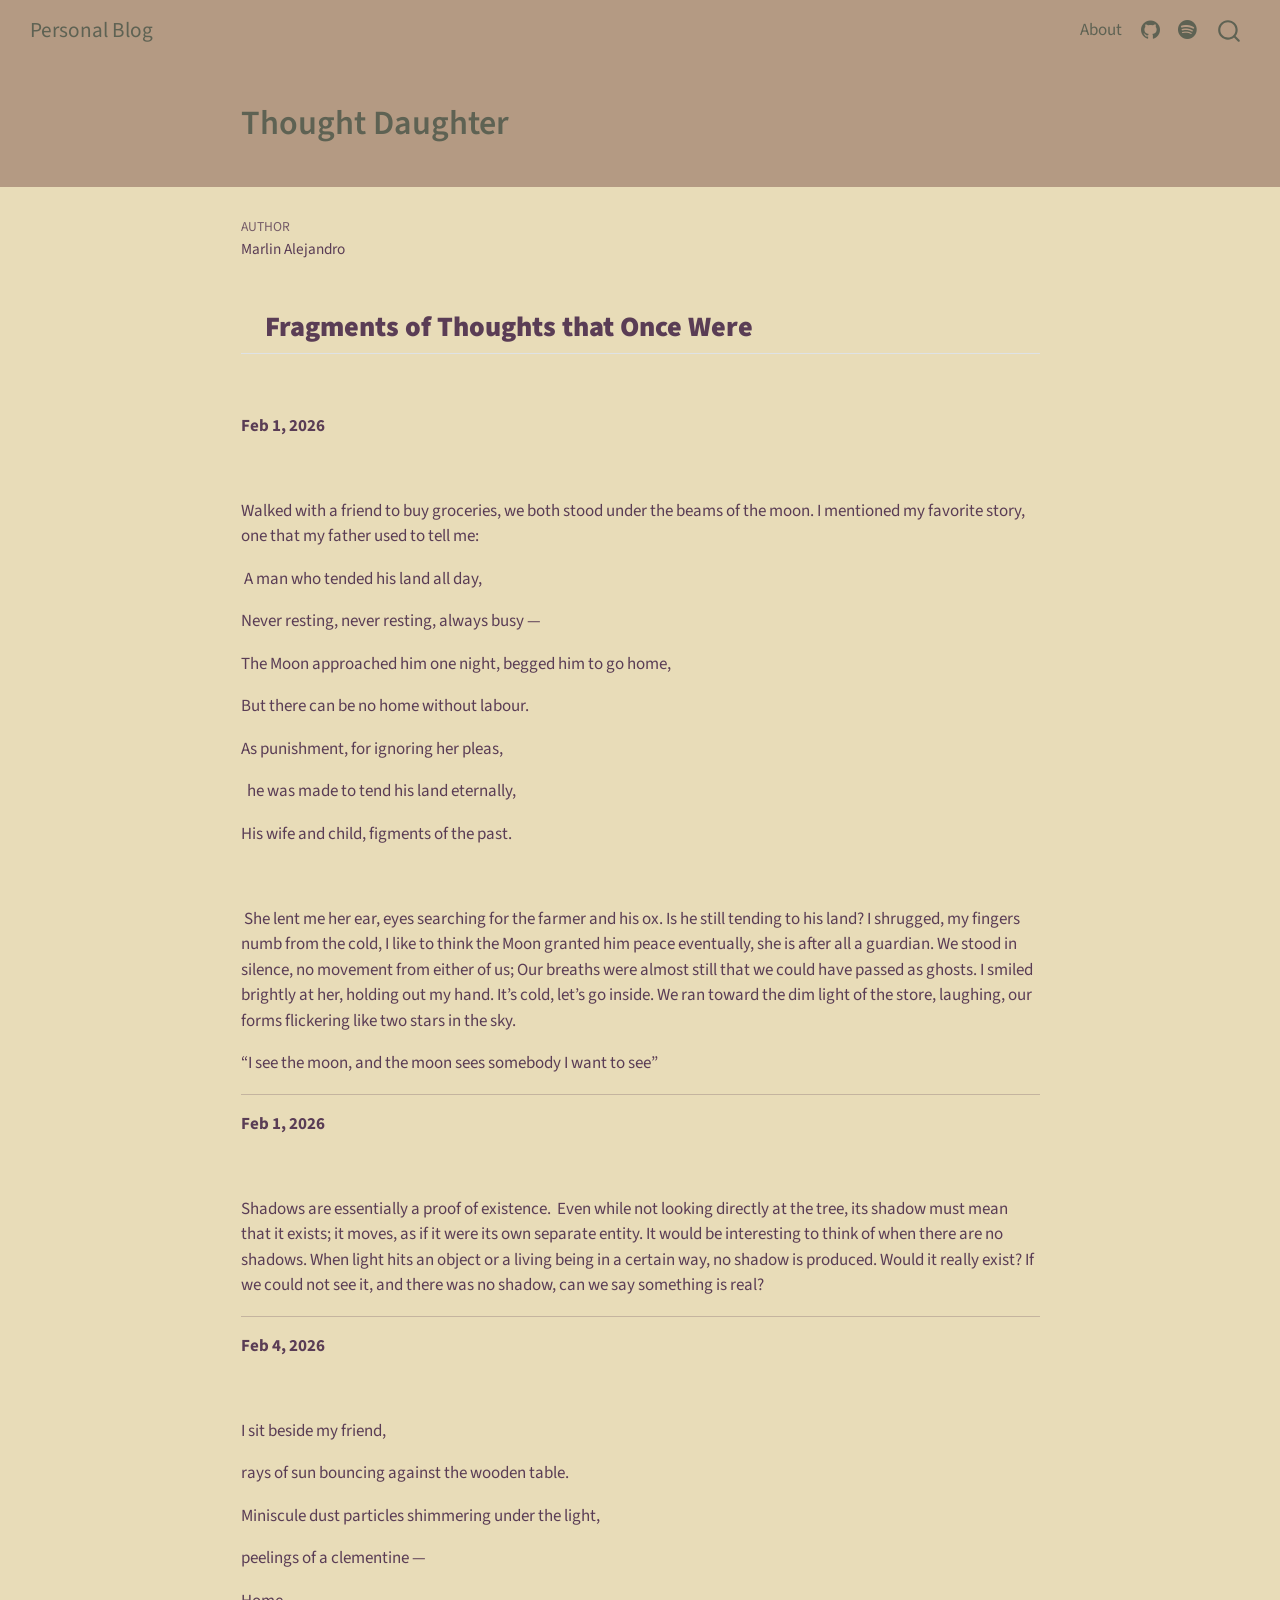
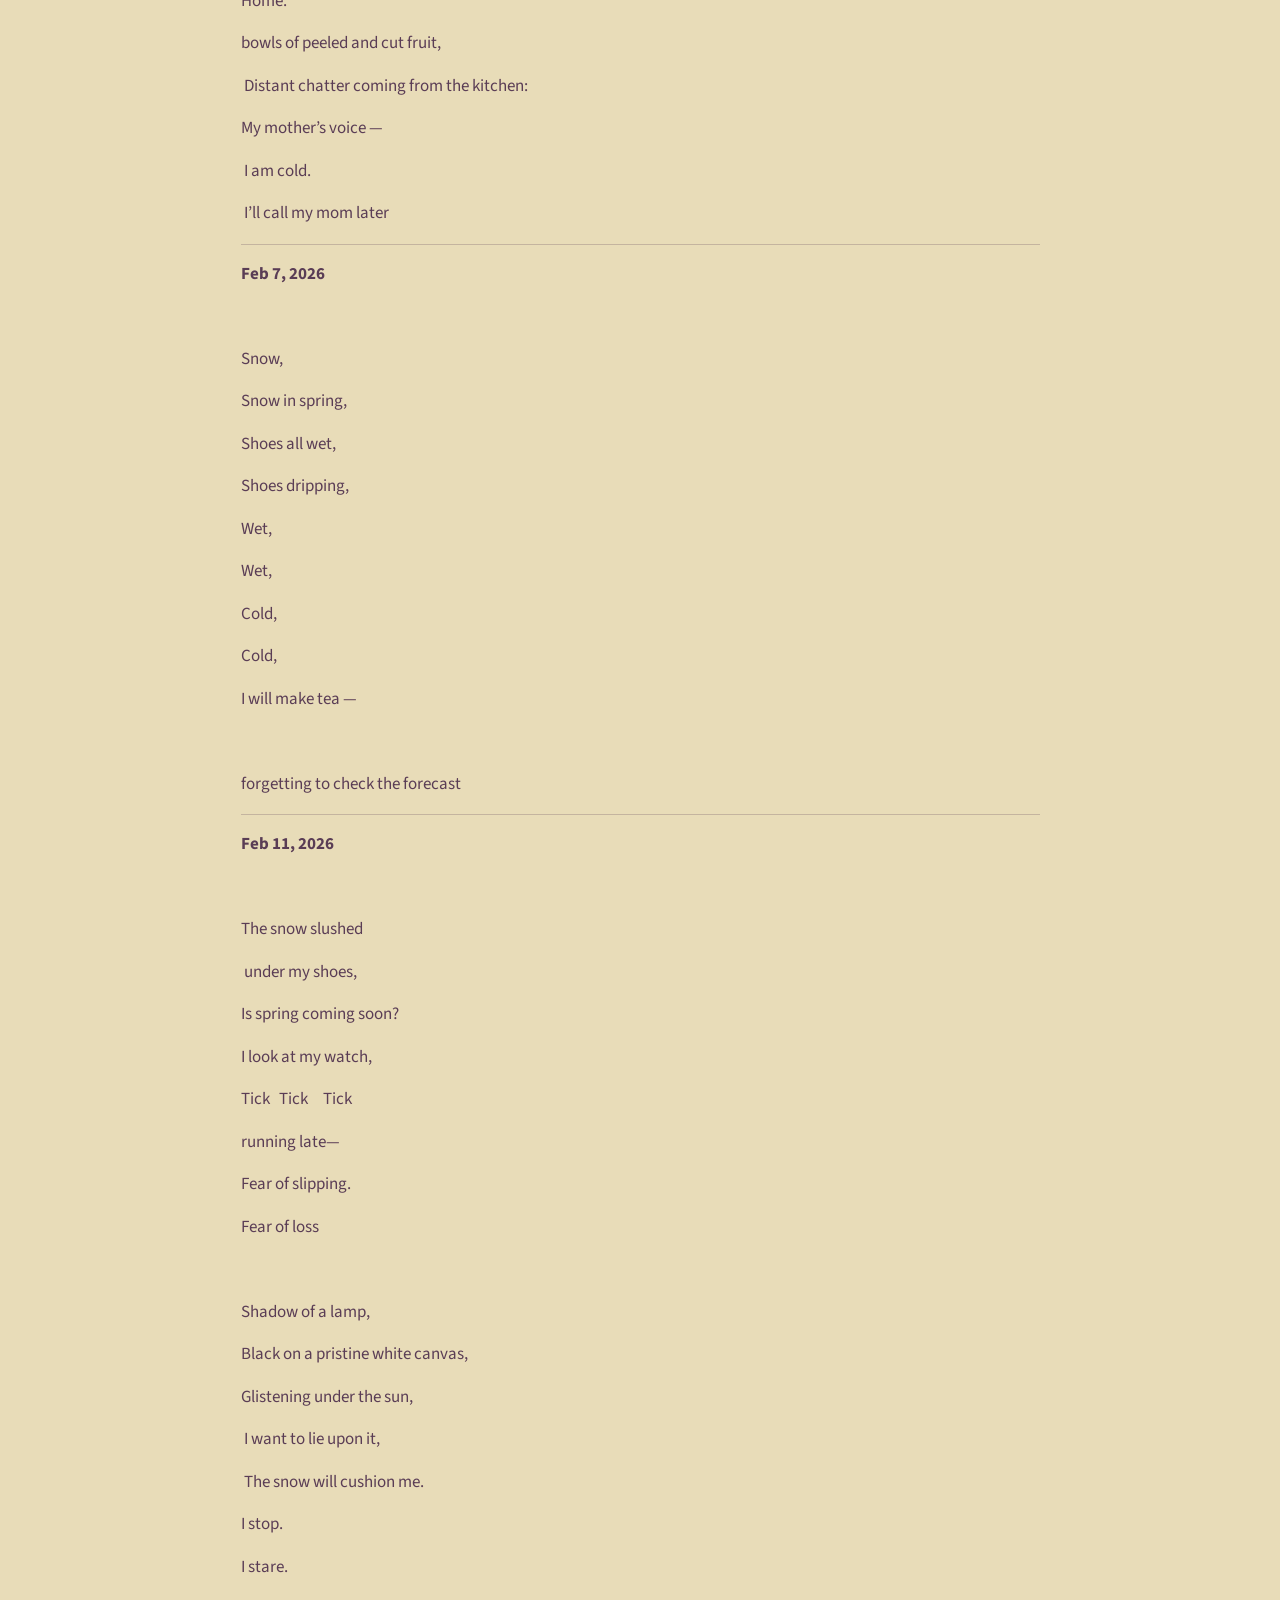
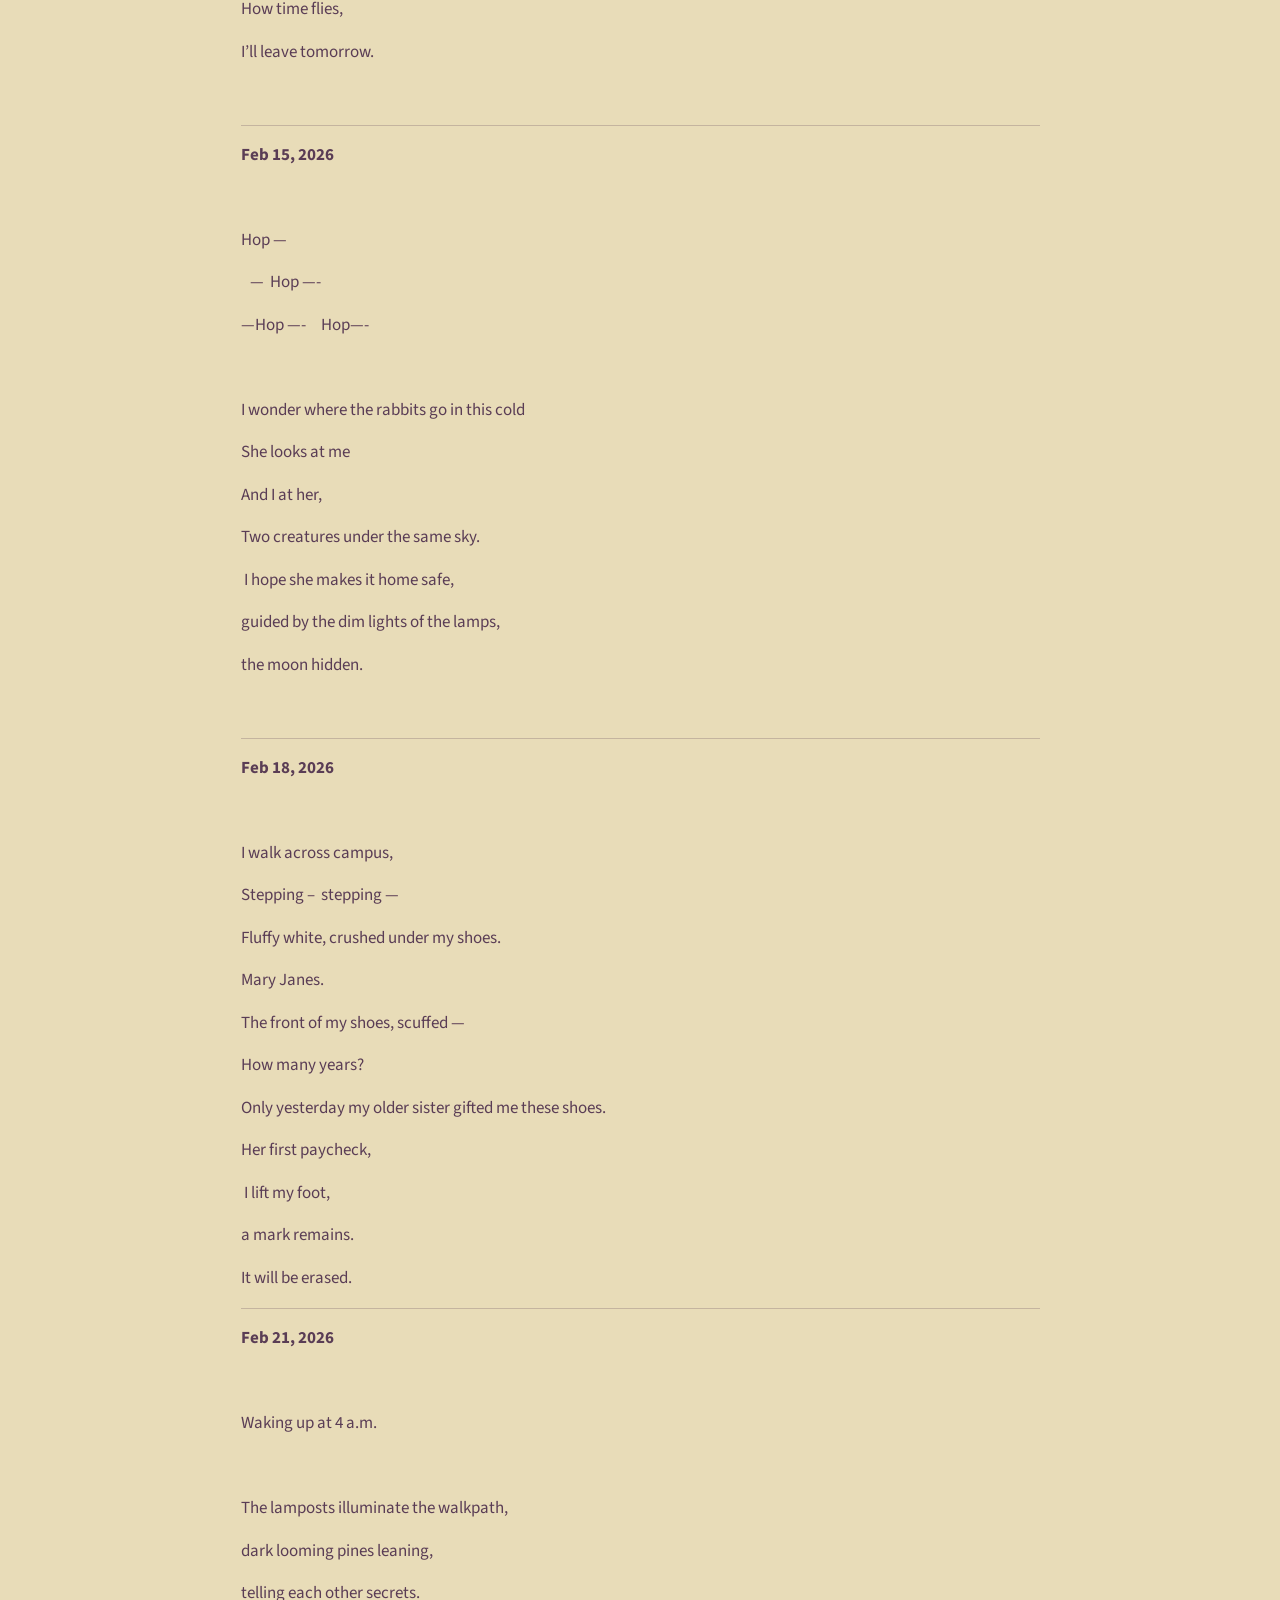
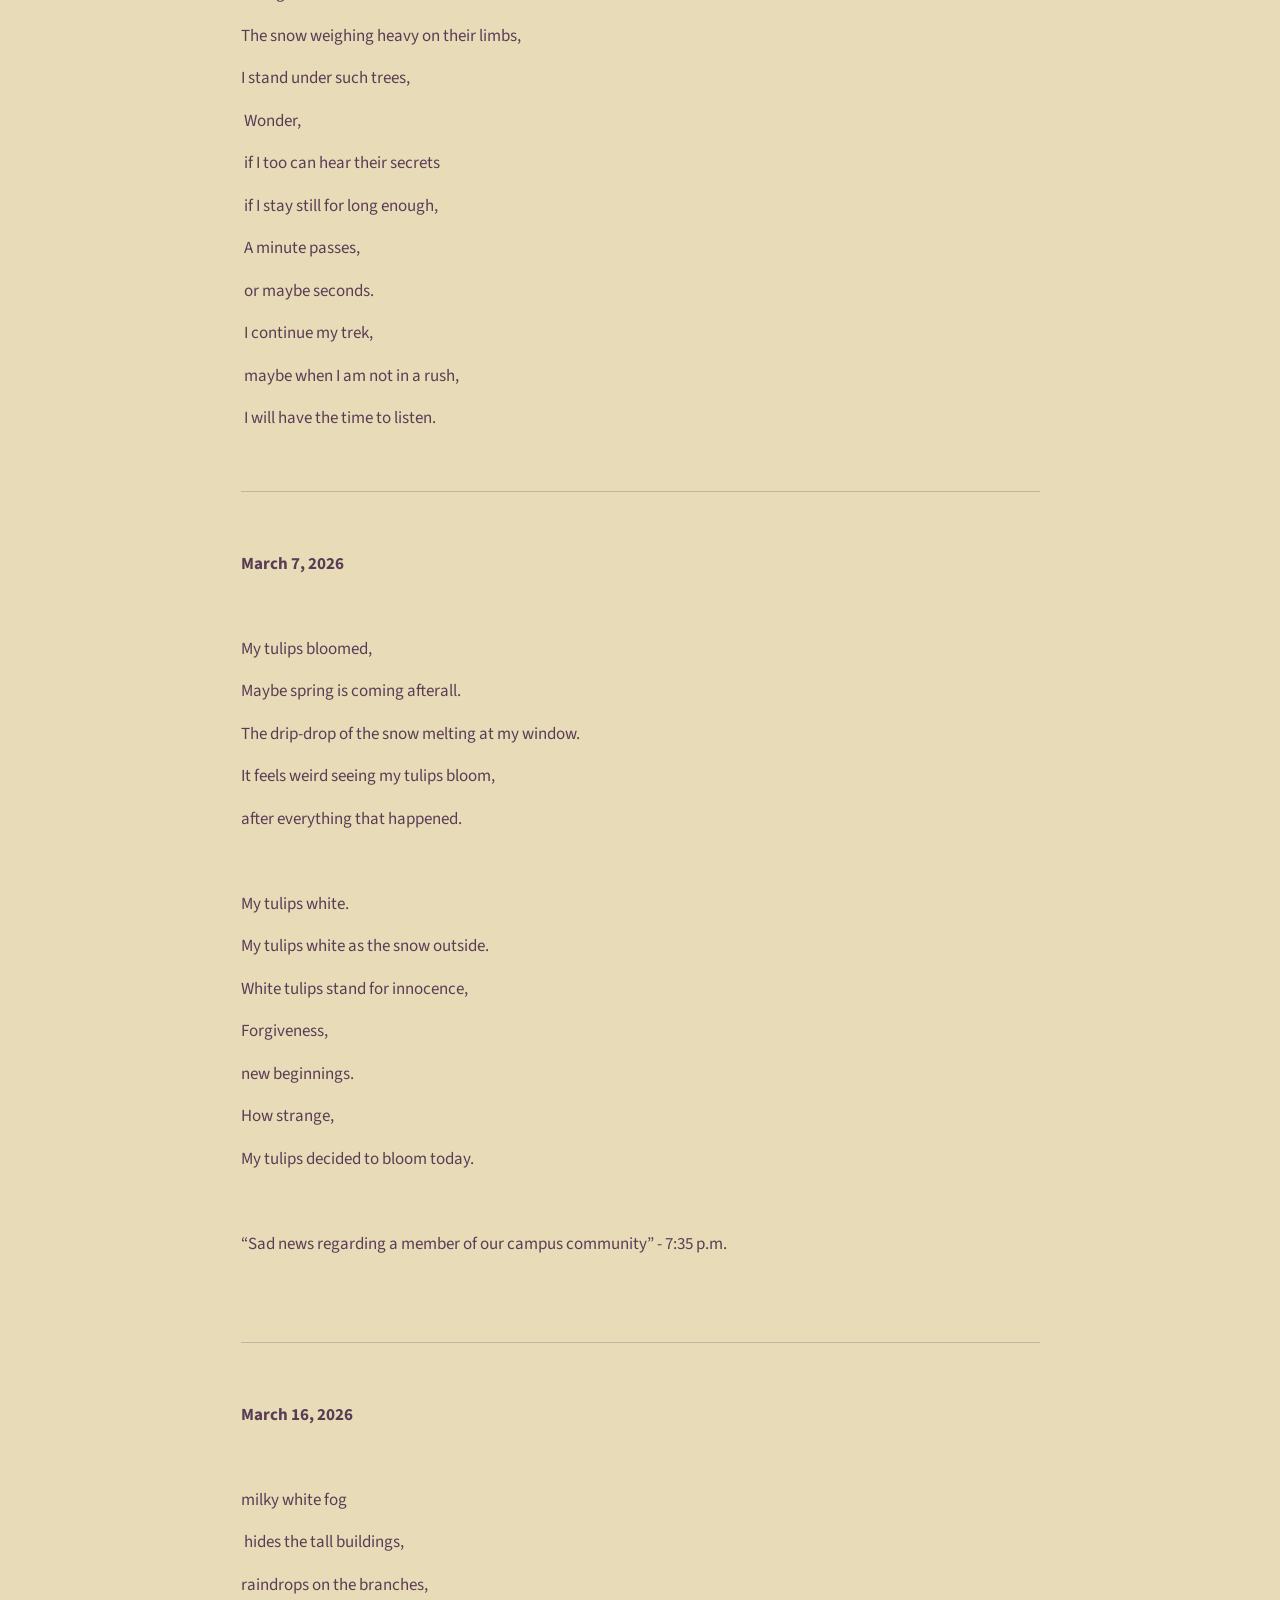
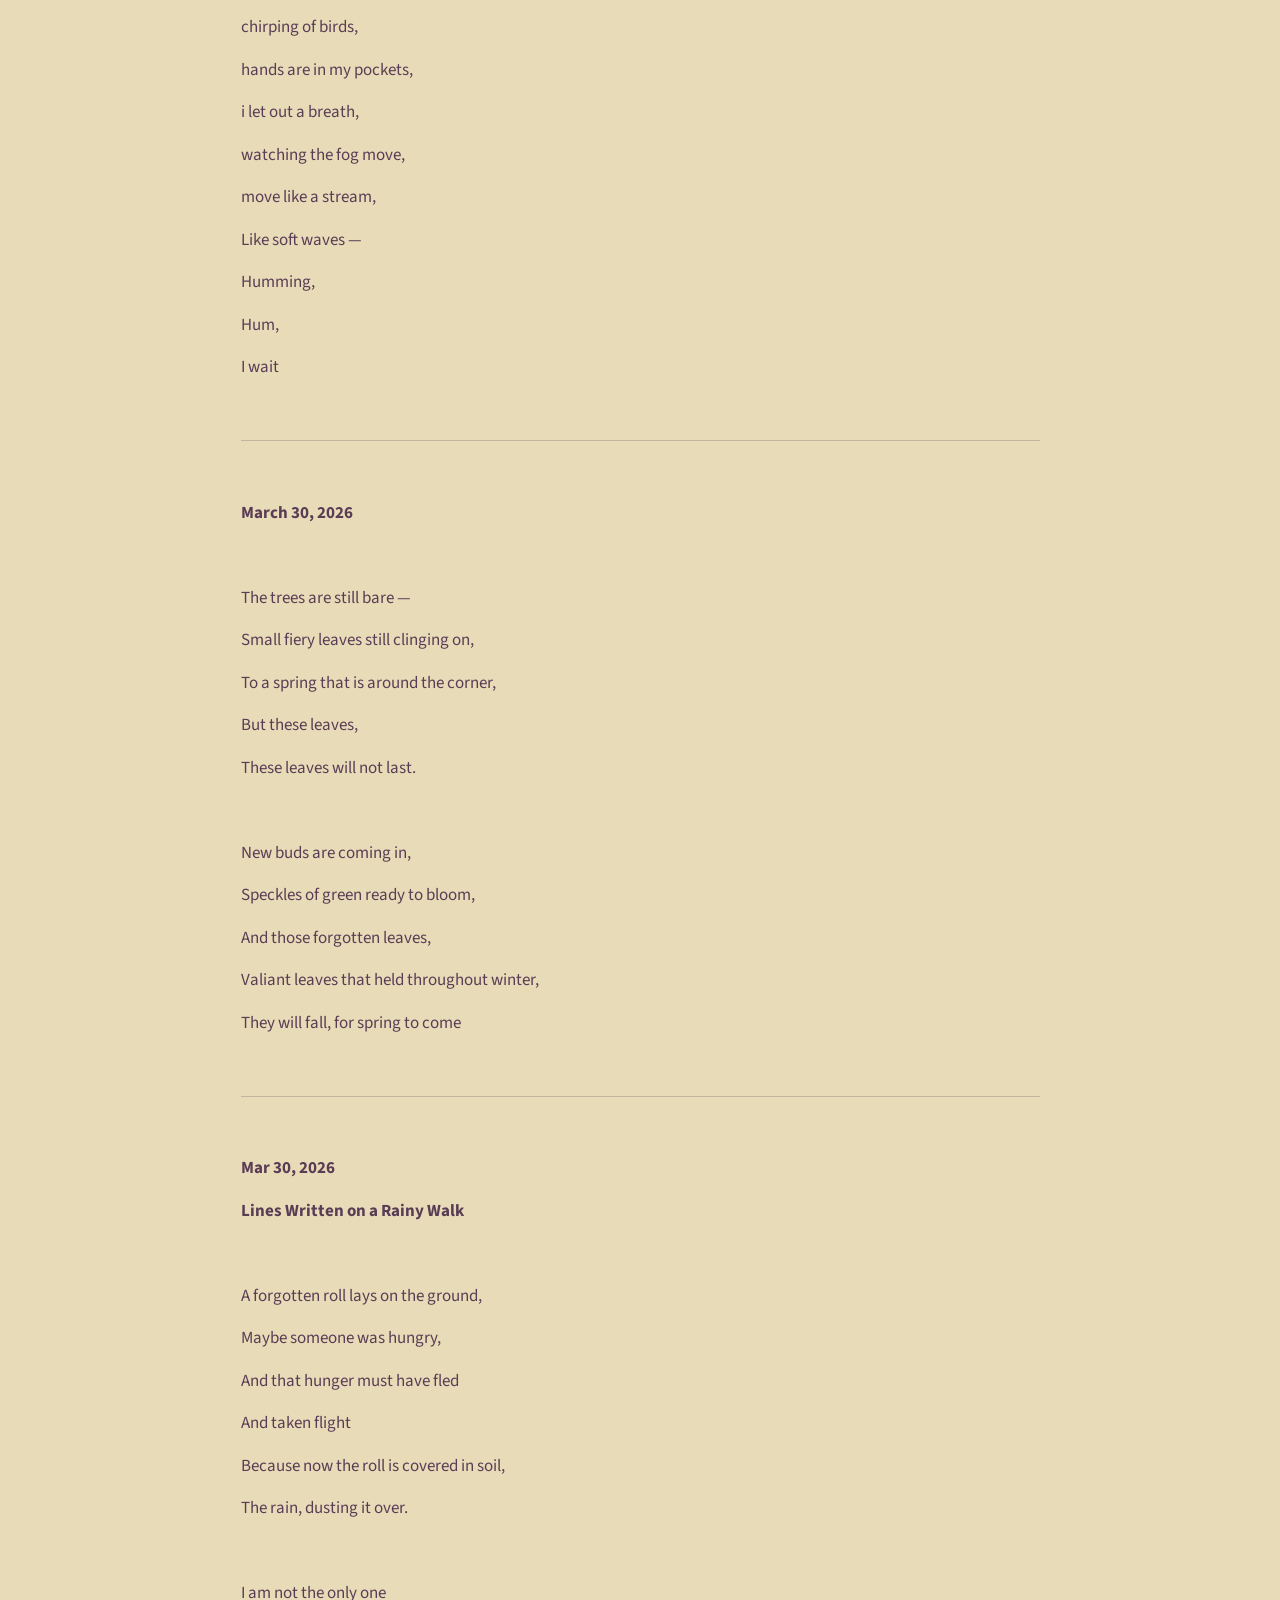
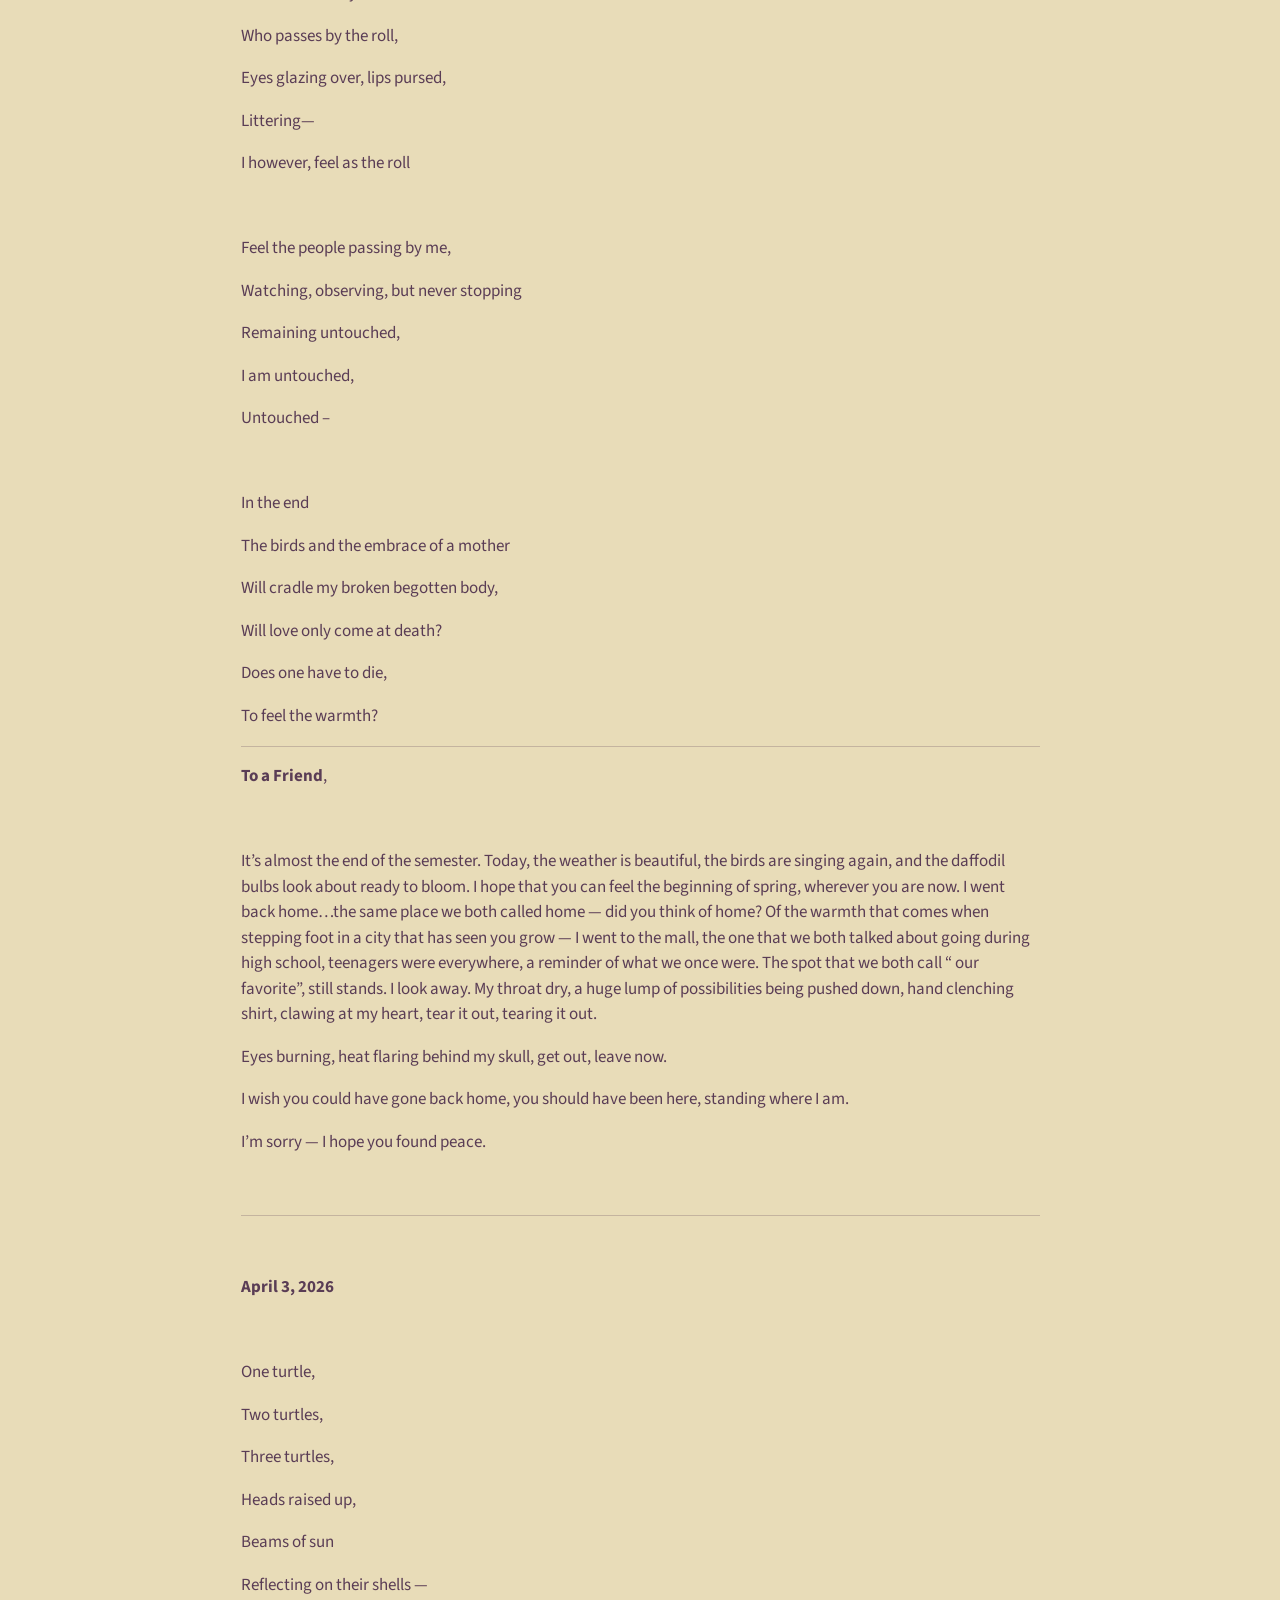
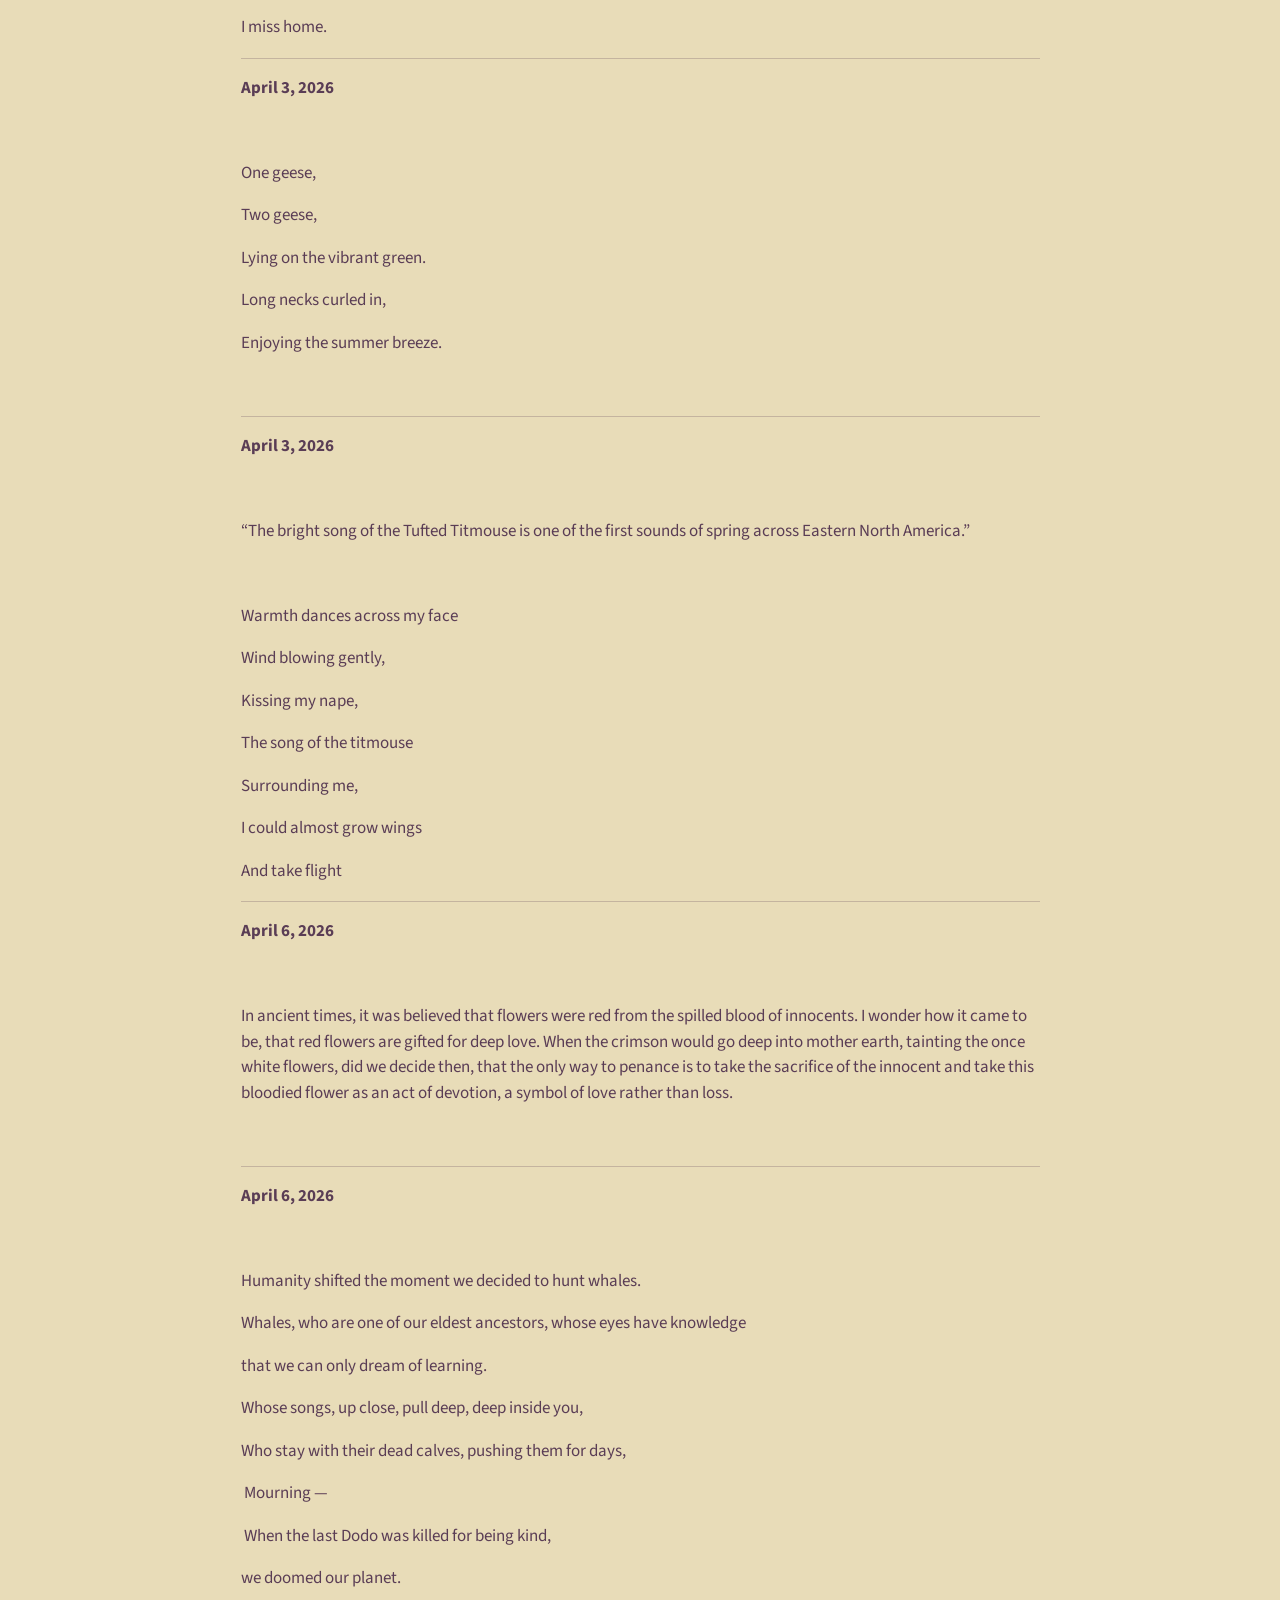
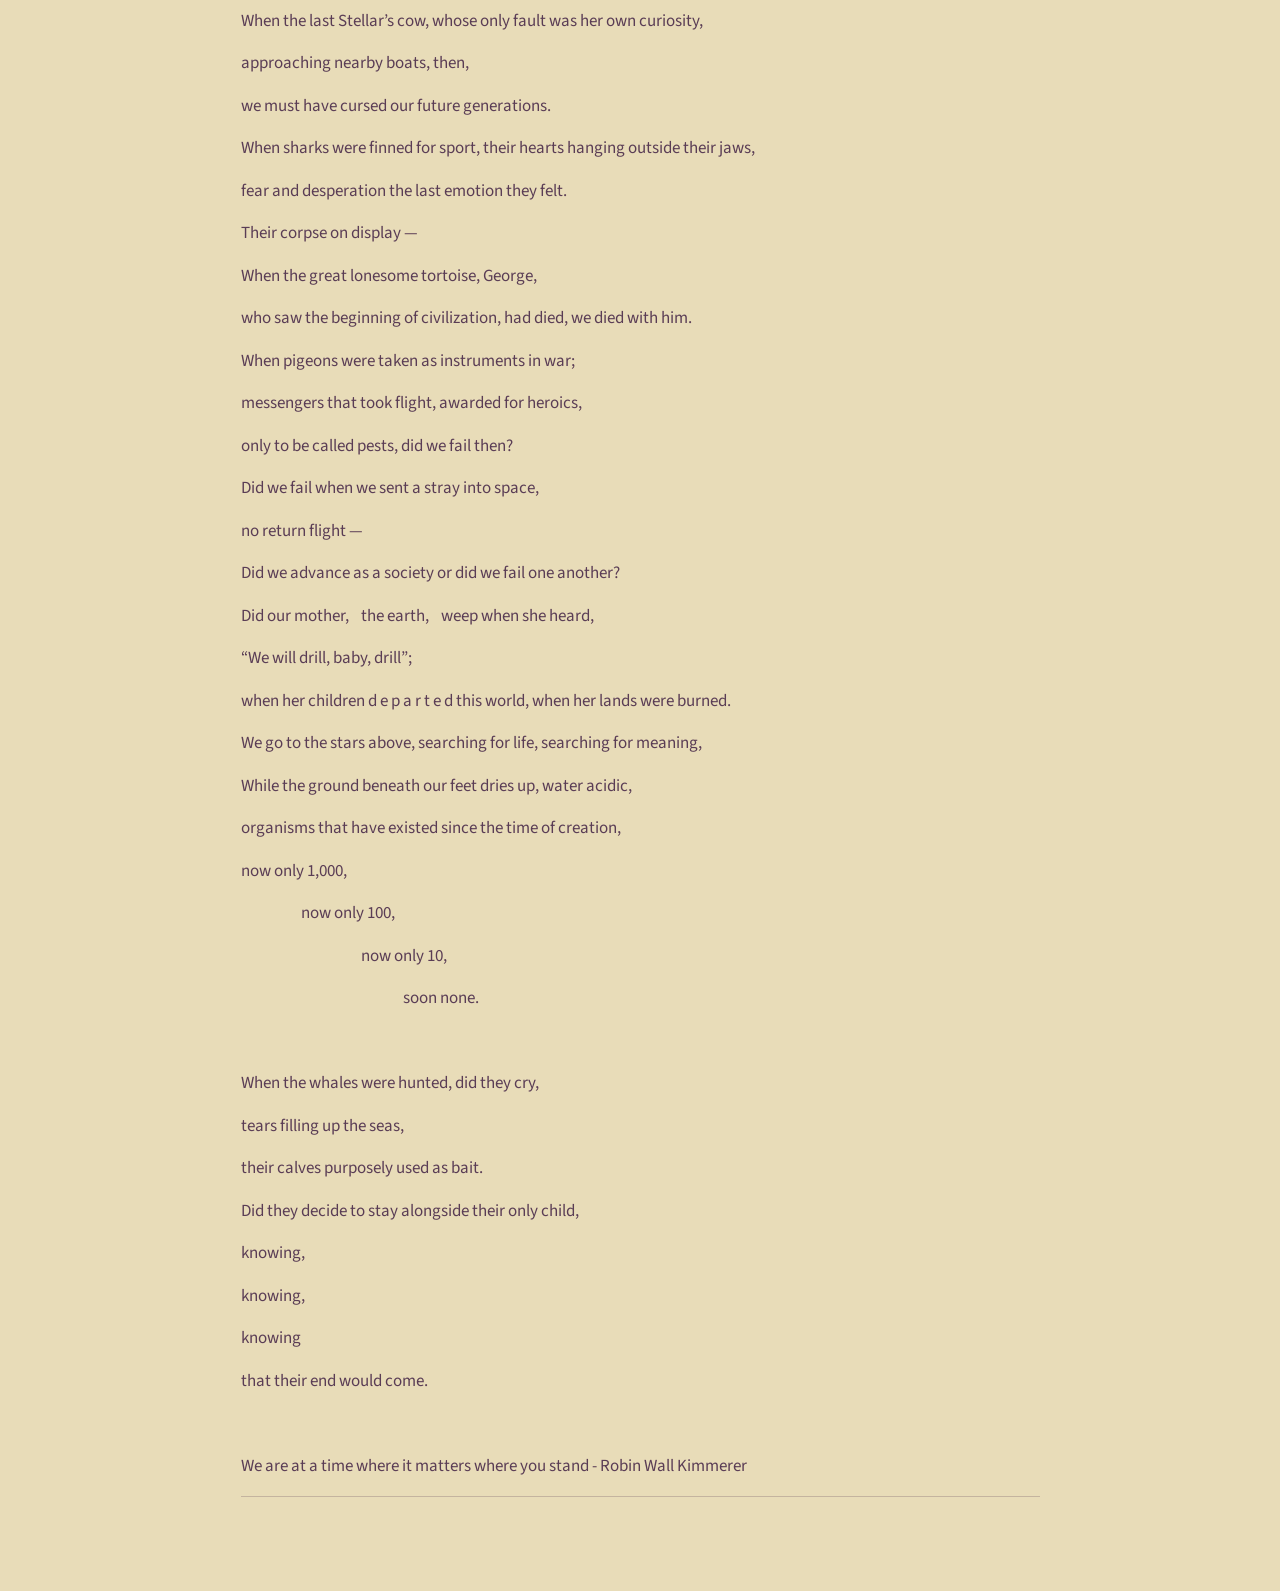
<file: posts/thought_daughter/thought_daughter.html>
<!DOCTYPE html>
<html xmlns="http://www.w3.org/1999/xhtml" lang="en" xml:lang="en"><head>

<meta charset="utf-8">
<meta name="generator" content="quarto-1.9.37">

<meta name="viewport" content="width=device-width, initial-scale=1.0, user-scalable=yes">

<meta name="author" content="Marlin Alejandro">

<title>Thought Daughter – Personal Blog</title>
<style>
/* Default styles provided by pandoc.
** See https://pandoc.org/MANUAL.html#variables-for-html for config info.
*/
code{white-space: pre-wrap;}
span.smallcaps{font-variant: small-caps;}
div.columns{display: flex; gap: min(4vw, 1.5em);}
div.column{flex: auto; overflow-x: auto;}
div.hanging-indent{margin-left: 1.5em; text-indent: -1.5em;}
ul.task-list{list-style: none;}
ul.task-list li input[type="checkbox"] {
  width: 0.8em;
  margin: 0 0.8em 0.2em -1em; /* quarto-specific, see https://github.com/quarto-dev/quarto-cli/issues/4556 */ 
  vertical-align: middle;
}
</style>


<script src="../../site_libs/quarto-nav/quarto-nav.js"></script>
<script src="../../site_libs/quarto-nav/headroom.min.js"></script>
<script src="../../site_libs/clipboard/clipboard.min.js"></script>
<script src="../../site_libs/quarto-search/autocomplete.umd.js"></script>
<script src="../../site_libs/quarto-search/fuse.min.js"></script>
<script src="../../site_libs/quarto-search/quarto-search.js"></script>
<meta name="quarto:offset" content="../../">
<script src="../../site_libs/quarto-html/quarto.js" type="module"></script>
<script src="../../site_libs/quarto-html/tabsets/tabsets.js" type="module"></script>
<script src="../../site_libs/quarto-html/popper.min.js"></script>
<script src="../../site_libs/quarto-html/tippy.umd.min.js"></script>
<script src="../../site_libs/quarto-html/anchor.min.js"></script>
<link href="../../site_libs/quarto-html/tippy.css" rel="stylesheet">
<link href="../../site_libs/quarto-html/quarto-syntax-highlighting-7f8f88aac4f3542376d5c11b86a4c14d.css" rel="stylesheet" id="quarto-text-highlighting-styles">
<script src="../../site_libs/bootstrap/bootstrap.min.js"></script>
<link href="../../site_libs/bootstrap/bootstrap-icons.css" rel="stylesheet">
<link href="../../site_libs/bootstrap/bootstrap-fc74b780072f1040045b73790493eb5e.min.css" rel="stylesheet" append-hash="true" id="quarto-bootstrap" data-mode="light">
<script id="quarto-search-options" type="application/json">{
  "location": "navbar",
  "copy-button": false,
  "collapse-after": 3,
  "panel-placement": "end",
  "type": "overlay",
  "limit": 50,
  "keyboard-shortcut": [
    "f",
    "/",
    "s"
  ],
  "show-item-context": false,
  "language": {
    "search-no-results-text": "No results",
    "search-matching-documents-text": "matching documents",
    "search-copy-link-title": "Copy link to search",
    "search-hide-matches-text": "Hide additional matches",
    "search-more-match-text": "more match in this document",
    "search-more-matches-text": "more matches in this document",
    "search-clear-button-title": "Clear",
    "search-text-placeholder": "",
    "search-detached-cancel-button-title": "Cancel",
    "search-submit-button-title": "Submit",
    "search-label": "Search"
  }
}</script>


<link rel="stylesheet" href="../../styles.css">
</head>

<body class="nav-fixed fullcontent quarto-light">

<div id="quarto-search-results"></div>
  <header id="quarto-header" class="headroom fixed-top quarto-banner">
    <nav class="navbar navbar-expand-lg " data-bs-theme="dark">
      <div class="navbar-container container-fluid">
      <div class="navbar-brand-container mx-auto">
    <a class="navbar-brand" href="../../index.html">
    <span class="navbar-title">Personal Blog</span>
    </a>
  </div>
            <div id="quarto-search" class="" title="Search"></div>
          <button class="navbar-toggler" type="button" data-bs-toggle="collapse" data-bs-target="#navbarCollapse" aria-controls="navbarCollapse" role="menu" aria-expanded="false" aria-label="Toggle navigation" onclick="if (window.quartoToggleHeadroom) { window.quartoToggleHeadroom(); }">
  <span class="navbar-toggler-icon"></span>
</button>
          <div class="collapse navbar-collapse" id="navbarCollapse">
            <ul class="navbar-nav navbar-nav-scroll ms-auto">
  <li class="nav-item">
    <a class="nav-link" href="../../about.html"> 
<span class="menu-text">About</span></a>
  </li>  
  <li class="nav-item compact">
    <a class="nav-link" href="https://github.com/"> <i class="bi bi-github" role="img">
</i> 
<span class="menu-text"></span></a>
  </li>  
  <li class="nav-item compact">
    <a class="nav-link" href="https://open.spotify.com/playlist/4geESJMhY9kUPZyI3AfAQq?si=TN0rwLWlTwm3byuMcQkwIA"> <i class="bi bi-spotify" role="img">
</i> 
<span class="menu-text"></span></a>
  </li>  
</ul>
          </div> <!-- /navcollapse -->
            <div class="quarto-navbar-tools">
</div>
      </div> <!-- /container-fluid -->
    </nav>
</header>
<!-- content -->
<header id="title-block-header" class="quarto-title-block default page-columns page-full">
  <div class="quarto-title-banner page-columns page-full">
    <div class="quarto-title column-body">
      <h1 class="title">Thought Daughter</h1>
                      </div>
  </div>
    
  
  <div class="quarto-title-meta">

      <div>
      <div class="quarto-title-meta-heading">Author</div>
      <div class="quarto-title-meta-contents">
               <p>Marlin Alejandro </p>
            </div>
    </div>
      
    
      
    </div>
    
  
  </header><div id="quarto-content" class="quarto-container page-columns page-rows-contents page-layout-article page-navbar">
<!-- sidebar -->
<!-- margin-sidebar -->
    
<!-- main -->
<main class="content quarto-banner-title-block" id="quarto-document-content">





<section id="fragments-of-thoughts-that-once-were" class="level2">
<h2 class="anchored" data-anchor-id="fragments-of-thoughts-that-once-were">&nbsp;&nbsp;&nbsp;&nbsp;<strong>Fragments of Thoughts that Once Were</strong></h2>
<p><br>
</p>
<p><strong>Feb 1, 2026</strong></p>
<p><br>
</p>
<p>Walked with a friend to buy groceries, we both stood under the beams of the moon. I mentioned my favorite story, one that my father used to tell me:</p>
<p>&nbsp;A man who tended his land all day,</p>
<p>Never resting, never resting, always busy —</p>
<p>The Moon approached him one night, begged him to go home,</p>
<p>But there can be no home without labour.&nbsp;</p>
<p>As punishment, for ignoring her pleas,</p>
<p>&nbsp; he was made to tend his land eternally,&nbsp;</p>
<p>His wife and child, figments of the past.</p>
<p><br>
</p>
<p>&nbsp;She lent me her ear, eyes searching for the farmer and his ox. Is he still tending to his land? I shrugged, my fingers numb from the cold, I like to think the Moon granted him peace eventually, she is after all a guardian. We stood in silence, no movement from either of us; Our breaths were almost still that we could have passed as ghosts. I smiled brightly at her, holding out my hand. It’s cold, let’s go inside. We ran toward the dim light of the store, laughing, our forms flickering like two stars in the sky.</p>
<p>“I see the moon, and the moon sees somebody I want to see”</p>
<hr>
<p><strong>Feb 1, 2026</strong></p>
<p><br>
</p>
<p>Shadows are essentially a proof of existence.&nbsp; Even while not looking directly at the tree, its shadow must mean that it exists; it moves, as if it were its own separate entity. It would be interesting to think of when there are no shadows. When light hits an object or a living being in a certain way, no shadow is produced. Would it really exist? If we could not see it, and there was no shadow, can we say something is real?&nbsp;</p>
<hr>
<p><strong>Feb 4, 2026</strong></p>
<p><br>
</p>
<p>I sit beside my friend,&nbsp;</p>
<p>rays of sun bouncing against the wooden table.&nbsp;</p>
<p>Miniscule dust particles shimmering under the light,&nbsp;</p>
<p>peelings of a clementine —</p>
<p>Home.</p>
<p>bowls of peeled and cut fruit,</p>
<p>&nbsp;Distant chatter coming from the kitchen:</p>
<p>My mother’s voice —</p>
<p>&nbsp;I am cold.</p>
<p>&nbsp;I’ll call my mom later</p>
<hr>
<p><strong>Feb 7, 2026</strong></p>
<p><br>
</p>
<p>Snow,</p>
<p>Snow in spring,</p>
<p>Shoes all wet,</p>
<p>Shoes dripping,&nbsp;</p>
<p>Wet,</p>
<p>Wet,</p>
<p>Cold,</p>
<p>Cold,</p>
<p>I will make tea —</p>
<p><br>
</p>
<p>forgetting to check the forecast</p>
<hr>
<p><strong>Feb 11, 2026</strong></p>
<p><br>
</p>
<p>The snow slushed</p>
<p>&nbsp;under my shoes,</p>
<p>Is spring coming soon?&nbsp;</p>
<p>I look at my watch,&nbsp;</p>
<p>Tick &nbsp; Tick &nbsp; &nbsp; Tick</p>
<p>running late—</p>
<p>Fear of slipping.</p>
<p>Fear of loss</p>
<p><br>
</p>
<p>Shadow of a lamp,</p>
<p>Black on a pristine white canvas,&nbsp;</p>
<p>Glistening under the sun,</p>
<p>&nbsp;I want to lie upon it,</p>
<p>&nbsp;The snow will cushion me.&nbsp;</p>
<p>I stop.</p>
<p>I stare.</p>
<p>How time flies,&nbsp;</p>
<p>I’ll leave tomorrow.</p>
<p><br>
</p>
<hr>
<p><strong>Feb 15, 2026</strong></p>
<p><br>
</p>
<p>Hop —</p>
<p>&nbsp;&nbsp;&nbsp;—&nbsp; Hop —-</p>
<p>—Hop —- &nbsp; &nbsp; Hop—-</p>
<p><br>
</p>
<p>I wonder where the rabbits go in this cold</p>
<p>She looks at me</p>
<p>And I at her,</p>
<p>Two creatures under the same sky.</p>
<p>&nbsp;I hope she makes it home safe,&nbsp;</p>
<p>guided by the dim lights of the lamps,&nbsp;</p>
<p>the moon hidden.&nbsp;</p>
<p><br>
</p>
<hr>
<p><strong>Feb 18, 2026</strong></p>
<p><br>
</p>
<p>I walk across campus,</p>
<p>Stepping –&nbsp; stepping —&nbsp;</p>
<p>Fluffy white, crushed under my shoes.&nbsp;</p>
<p>Mary Janes.&nbsp;</p>
<p>The front of my shoes, scuffed —</p>
<p>How many years?&nbsp;</p>
<p>Only yesterday my older sister gifted me these shoes.&nbsp;</p>
<p>Her first paycheck,</p>
<p>&nbsp;I lift my foot,</p>
<p>a mark remains.&nbsp;</p>
<p>It will be erased.</p>
<hr>
<p><strong>Feb 21, 2026</strong></p>
<p><br>
</p>
<p>Waking up at 4 a.m.</p>
<p><br>
</p>
<p>The lamposts illuminate the walkpath,&nbsp;</p>
<p>dark looming pines leaning,&nbsp;</p>
<p>telling each other secrets.&nbsp;</p>
<p>The snow weighing heavy on their limbs,&nbsp;</p>
<p>I stand under such trees,</p>
<p>&nbsp;Wonder,</p>
<p>&nbsp;if I too can hear their secrets</p>
<p>&nbsp;if I stay still for long enough,</p>
<p>&nbsp;A minute passes,</p>
<p>&nbsp;or maybe seconds.</p>
<p>&nbsp;I continue my trek,</p>
<p>&nbsp;maybe when I am not in a rush,</p>
<p>&nbsp;I will have the time to listen.&nbsp;</p>
<p><br>
</p>
<hr>
<p><br>
</p>
<p><strong>March 7, 2026</strong></p>
<p><br>
</p>
<p>My tulips bloomed,&nbsp;</p>
<p>Maybe spring is coming afterall.&nbsp;</p>
<p>The drip-drop of the snow melting at my window.&nbsp;</p>
<p>It feels weird seeing my tulips bloom,</p>
<p>after everything that happened.&nbsp;</p>
<p><br>
</p>
<p>My tulips white.&nbsp;</p>
<p>My tulips white as the snow outside.&nbsp;</p>
<p>White tulips stand for innocence,&nbsp;</p>
<p>Forgiveness,</p>
<p>new beginnings.&nbsp;</p>
<p>How strange,</p>
<p>My tulips decided to bloom today.&nbsp;</p>
<p><br>
</p>
<p>“Sad news regarding a member of our campus community” - 7:35 p.m.</p>
<p><br>
<br>
</p>
<hr>
<p><br>
</p>
<p><strong>March 16, 2026</strong></p>
<p><br>
</p>
<p>milky white fog</p>
<p>&nbsp;hides the tall buildings,&nbsp;</p>
<p>raindrops on the branches,&nbsp;</p>
<p>chirping of birds,&nbsp;</p>
<p>hands are in my pockets,&nbsp;</p>
<p>i let out a breath,&nbsp;</p>
<p>watching the fog move,</p>
<p>move like a stream,&nbsp;</p>
<p>Like soft waves —</p>
<p>Humming,</p>
<p>Hum,&nbsp;</p>
<p>I wait</p>
<p><br>
</p>
<hr>
<p><br>
</p>
<p><strong>March 30, 2026</strong></p>
<p><br>
</p>
<p>The trees are still bare —</p>
<p>Small fiery leaves still clinging on,</p>
<p>To a spring that is around the corner,&nbsp;</p>
<p>But these leaves,</p>
<p>These leaves will not last.</p>
<p><br>
</p>
<p>New buds are coming in,</p>
<p>Speckles of green ready to bloom,</p>
<p>And those forgotten leaves,</p>
<p>Valiant leaves that held throughout winter,</p>
<p>They will fall, for spring to come</p>
<p><br>
</p>
<hr>
<p><br>
</p>
<p><strong>Mar 30, 2026</strong></p>
<p><strong>Lines Written on a Rainy Walk</strong></p>
<p><br>
</p>
<p>A forgotten roll lays on the ground,</p>
<p>Maybe someone was hungry,&nbsp;</p>
<p>And that hunger must have fled</p>
<p>And taken flight</p>
<p>Because now the roll is covered in soil,</p>
<p>The rain, dusting it over.</p>
<p><br>
</p>
<p>I am not the only one</p>
<p>Who passes by the roll,</p>
<p>Eyes glazing over, lips pursed,</p>
<p>Littering—</p>
<p>I however, feel as the roll</p>
<p><br>
</p>
<p>Feel the people passing by me,&nbsp;</p>
<p>Watching, observing, but never stopping</p>
<p>Remaining untouched,</p>
<p>I am untouched,</p>
<p>Untouched –</p>
<p><br>
</p>
<p>In the end</p>
<p>The birds and the embrace of a mother</p>
<p>Will cradle my broken begotten body,</p>
<p>Will love only come at death?</p>
<p>Does one have to die,</p>
<p>To feel the warmth?</p>
<hr>
<p><strong>To a Friend</strong>,</p>
<p><br>
</p>
<p>It’s almost the end of the semester. Today, the weather is beautiful, the birds are singing again, and the daffodil bulbs look about ready to bloom. I hope that you can feel the beginning of spring, wherever you are now. I went back home…the same place we both called home — did you think of home? Of the warmth that comes when stepping foot in a city that has seen you grow — I went to the mall, the one that we both talked about going during high school, teenagers were everywhere, a reminder of what we once were. The spot that we both call “ our favorite”, still stands. I look away. My throat dry, a huge lump of possibilities being pushed down, hand clenching shirt, clawing at my heart, tear it out, tearing it out.</p>
<p>Eyes burning, heat flaring behind my skull, get out, leave now.</p>
<p>I wish you could have gone back home, you should have been here, standing where I am.</p>
<p>I’m sorry — I hope you found peace.&nbsp;</p>
<p><br>
</p>
<hr>
<p><br>
</p>
<p><strong>April 3, 2026</strong></p>
<p><br>
</p>
<p>One turtle,</p>
<p>Two turtles,</p>
<p>Three turtles,</p>
<p>Heads raised up,</p>
<p>Beams of sun</p>
<p>Reflecting on their shells —</p>
<p>I miss home.</p>
<hr>
<p><strong>April 3, 2026</strong></p>
<p><br>
</p>
<p>One geese,&nbsp;</p>
<p>Two geese,&nbsp;</p>
<p>Lying on the vibrant green.</p>
<p>Long necks curled in,&nbsp;</p>
<p>Enjoying the summer breeze.</p>
<p><br>
</p>
<hr>
<p><strong>April 3, 2026</strong></p>
<p><br>
</p>
<p>“The bright song of the Tufted Titmouse is one of the first sounds of spring across Eastern North America.”</p>
<p><br>
</p>
<p>Warmth dances across my face</p>
<p>Wind blowing gently,</p>
<p>Kissing my nape,</p>
<p>The song of the titmouse</p>
<p>Surrounding me,</p>
<p>I could almost grow wings</p>
<p>And take flight</p>
<hr>
<p><strong>April 6, 2026</strong></p>
<p><br>
</p>
<p>In ancient times, it was believed that flowers were red from the spilled blood of innocents. I wonder how it came to be, that red flowers are gifted for deep love. When the crimson would go deep into mother earth, tainting the once white flowers, did we decide then, that the only way to penance is to take the sacrifice of the innocent and take this bloodied flower as an act of devotion, a symbol of love rather than loss.</p>
<p><br>
</p>
<hr>
<p><strong>April 6, 2026</strong></p>
<p><br>
</p>
<p>Humanity shifted the moment we decided to hunt whales.&nbsp;</p>
<p>Whales, who are one of our eldest ancestors, whose eyes have knowledge&nbsp;</p>
<p>that we can only dream of learning.&nbsp;</p>
<p>Whose songs, up close, pull deep, deep inside you,</p>
<p>Who stay with their dead calves, pushing them for days,</p>
<p>&nbsp;Mourning —</p>
<p>&nbsp;When the last Dodo was killed for being kind,&nbsp;</p>
<p>we doomed our planet.&nbsp;</p>
<p>When the last Stellar’s cow, whose only fault was her own curiosity,&nbsp;</p>
<p>approaching nearby boats, then,</p>
<p>we must have cursed our future generations.&nbsp;</p>
<p>When sharks were finned for sport, their hearts hanging outside their jaws,&nbsp;</p>
<p>fear and desperation the last emotion they felt.&nbsp;</p>
<p>Their corpse on display —</p>
<p>When the great lonesome tortoise, George,&nbsp;</p>
<p>who saw the beginning of civilization, had died, we died with him.</p>
<p>When pigeons were taken as instruments in war;&nbsp;</p>
<p>messengers that took flight, awarded for heroics,&nbsp;</p>
<p>only to be called pests, did we fail then?</p>
<p>Did we fail when we sent a stray into space,&nbsp;</p>
<p>no return flight —</p>
<p>Did we advance as a society or did we fail one another?&nbsp;</p>
<p>Did our mother,&nbsp; &nbsp; the earth,&nbsp; &nbsp; weep when she heard,</p>
<p>“We will drill, baby, drill”;&nbsp;</p>
<p>when her children d e p a r t e d this world, when her lands were burned.&nbsp;</p>
<p>We go to the stars above, searching for life, searching for meaning,&nbsp;</p>
<p>While the ground beneath our feet dries up, water acidic,</p>
<p>organisms that have existed since the time of creation,&nbsp;</p>
<p>now only 1,000,&nbsp;</p>
<p>&nbsp;&nbsp;&nbsp;&nbsp;&nbsp;&nbsp;&nbsp;&nbsp;&nbsp;&nbsp;&nbsp;&nbsp;&nbsp;&nbsp;&nbsp;&nbsp;&nbsp;&nbsp;&nbsp;&nbsp;now only 100,&nbsp;</p>
<p>&nbsp;&nbsp;&nbsp;&nbsp;&nbsp;&nbsp;&nbsp;&nbsp;&nbsp;&nbsp;&nbsp;&nbsp;&nbsp;&nbsp;&nbsp;&nbsp;&nbsp;&nbsp;&nbsp;&nbsp;&nbsp;&nbsp;&nbsp;&nbsp;&nbsp;&nbsp;&nbsp;&nbsp;&nbsp;&nbsp;&nbsp;&nbsp;&nbsp;&nbsp;&nbsp;&nbsp;&nbsp;&nbsp;&nbsp;&nbsp;now only 10,&nbsp;</p>
<p>&nbsp;&nbsp;&nbsp;&nbsp;&nbsp;&nbsp;&nbsp;&nbsp;&nbsp;&nbsp;&nbsp;&nbsp;&nbsp;&nbsp;&nbsp;&nbsp;&nbsp;&nbsp;&nbsp;&nbsp;&nbsp;&nbsp;&nbsp;&nbsp;&nbsp;&nbsp;&nbsp;&nbsp;&nbsp;&nbsp;&nbsp;&nbsp;&nbsp;&nbsp;&nbsp;&nbsp;&nbsp;&nbsp;&nbsp;&nbsp;&nbsp;&nbsp;&nbsp;&nbsp;&nbsp;&nbsp;&nbsp;&nbsp;&nbsp;&nbsp;&nbsp;&nbsp;&nbsp;&nbsp;soon none.</p>
<p><br>
</p>
<p>When the whales were hunted, did they cry,&nbsp;</p>
<p>tears filling up the seas,&nbsp;</p>
<p>their calves purposely used as bait.&nbsp;</p>
<p>Did they decide to stay alongside their only child,&nbsp;</p>
<p>knowing,&nbsp;</p>
<p>knowing,</p>
<p>knowing&nbsp;</p>
<p>that their end would come.&nbsp;</p>
<p><br>
</p>
<p>We are at a time where it matters where you stand - Robin Wall Kimmerer</p>
<hr>


</section>

</main> <!-- /main -->
<script id="quarto-html-after-body" type="application/javascript">
  window.document.addEventListener("DOMContentLoaded", function (event) {
    const icon = "";
    const anchorJS = new window.AnchorJS();
    anchorJS.options = {
      placement: 'right',
      icon: icon
    };
    anchorJS.add('.anchored');
    const isCodeAnnotation = (el) => {
      for (const clz of el.classList) {
        if (clz.startsWith('code-annotation-')) {                     
          return true;
        }
      }
      return false;
    }
    const onCopySuccess = function(e) {
      // button target
      const button = e.trigger;
      // don't keep focus
      button.blur();
      // flash "checked"
      button.classList.add('code-copy-button-checked');
      var currentTitle = button.getAttribute("title");
      button.setAttribute("title", "Copied!");
      let tooltip;
      if (window.bootstrap) {
        button.setAttribute("data-bs-toggle", "tooltip");
        button.setAttribute("data-bs-placement", "left");
        button.setAttribute("data-bs-title", "Copied!");
        tooltip = new bootstrap.Tooltip(button, 
          { trigger: "manual", 
            customClass: "code-copy-button-tooltip",
            offset: [0, -8]});
        tooltip.show();    
      }
      setTimeout(function() {
        if (tooltip) {
          tooltip.hide();
          button.removeAttribute("data-bs-title");
          button.removeAttribute("data-bs-toggle");
          button.removeAttribute("data-bs-placement");
        }
        button.setAttribute("title", currentTitle);
        button.classList.remove('code-copy-button-checked');
      }, 1000);
      // clear code selection
      e.clearSelection();
    }
    const getTextToCopy = function(trigger) {
      const outerScaffold = trigger.parentElement.cloneNode(true);
      const codeEl = outerScaffold.querySelector('code');
      for (const childEl of codeEl.children) {
        if (isCodeAnnotation(childEl)) {
          childEl.remove();
        }
      }
      return codeEl.innerText;
    }
    const clipboard = new window.ClipboardJS('.code-copy-button:not([data-in-quarto-modal])', {
      text: getTextToCopy
    });
    clipboard.on('success', onCopySuccess);
    if (window.document.getElementById('quarto-embedded-source-code-modal')) {
      const clipboardModal = new window.ClipboardJS('.code-copy-button[data-in-quarto-modal]', {
        text: getTextToCopy,
        container: window.document.getElementById('quarto-embedded-source-code-modal')
      });
      clipboardModal.on('success', onCopySuccess);
    }
      var localhostRegex = new RegExp(/^(?:http|https):\/\/localhost\:?[0-9]*\//);
      var mailtoRegex = new RegExp(/^mailto:/);
        var filterRegex = new RegExp("https:\/\/LiaRosa\.github\.io\/Personal_Blog\/");
      var isInternal = (href) => {
          return filterRegex.test(href) || localhostRegex.test(href) || mailtoRegex.test(href);
      }
      // Inspect non-navigation links and adorn them if external
     var links = window.document.querySelectorAll('a[href]:not(.nav-link):not(.navbar-brand):not(.toc-action):not(.sidebar-link):not(.sidebar-item-toggle):not(.pagination-link):not(.no-external):not([aria-hidden]):not(.dropdown-item):not(.quarto-navigation-tool):not(.about-link)');
      for (var i=0; i<links.length; i++) {
        const link = links[i];
        if (!isInternal(link.href)) {
          // undo the damage that might have been done by quarto-nav.js in the case of
          // links that we want to consider external
          if (link.dataset.originalHref !== undefined) {
            link.href = link.dataset.originalHref;
          }
        }
      }
    function tippyHover(el, contentFn, onTriggerFn, onUntriggerFn) {
      const config = {
        allowHTML: true,
        maxWidth: 500,
        delay: 100,
        arrow: false,
        appendTo: function(el) {
            return el.parentElement;
        },
        interactive: true,
        interactiveBorder: 10,
        theme: 'quarto',
        placement: 'bottom-start',
      };
      if (contentFn) {
        config.content = contentFn;
      }
      if (onTriggerFn) {
        config.onTrigger = onTriggerFn;
      }
      if (onUntriggerFn) {
        config.onUntrigger = onUntriggerFn;
      }
      window.tippy(el, config); 
    }
    const noterefs = window.document.querySelectorAll('a[role="doc-noteref"]');
    for (var i=0; i<noterefs.length; i++) {
      const ref = noterefs[i];
      tippyHover(ref, function() {
        // use id or data attribute instead here
        let href = ref.getAttribute('data-footnote-href') || ref.getAttribute('href');
        try { href = new URL(href).hash; } catch {}
        const id = href.replace(/^#\/?/, "");
        const note = window.document.getElementById(id);
        if (note) {
          return note.innerHTML;
        } else {
          return "";
        }
      });
    }
    const xrefs = window.document.querySelectorAll('a.quarto-xref');
    const processXRef = (id, note) => {
      // Strip column container classes
      const stripColumnClz = (el) => {
        el.classList.remove("page-full", "page-columns");
        if (el.children) {
          for (const child of el.children) {
            stripColumnClz(child);
          }
        }
      }
      stripColumnClz(note)
      if (id === null || id.startsWith('sec-')) {
        // Special case sections, only their first couple elements
        const container = document.createElement("div");
        if (note.children && note.children.length > 2) {
          container.appendChild(note.children[0].cloneNode(true));
          for (let i = 1; i < note.children.length; i++) {
            const child = note.children[i];
            if (child.tagName === "P" && child.innerText === "") {
              continue;
            } else {
              container.appendChild(child.cloneNode(true));
              break;
            }
          }
          if (window.Quarto?.typesetMath) {
            window.Quarto.typesetMath(container);
          }
          return container.innerHTML
        } else {
          if (window.Quarto?.typesetMath) {
            window.Quarto.typesetMath(note);
          }
          return note.innerHTML;
        }
      } else {
        // Remove any anchor links if they are present
        const anchorLink = note.querySelector('a.anchorjs-link');
        if (anchorLink) {
          anchorLink.remove();
        }
        if (window.Quarto?.typesetMath) {
          window.Quarto.typesetMath(note);
        }
        if (note.classList.contains("callout")) {
          return note.outerHTML;
        } else {
          return note.innerHTML;
        }
      }
    }
    for (var i=0; i<xrefs.length; i++) {
      const xref = xrefs[i];
      tippyHover(xref, undefined, function(instance) {
        instance.disable();
        let url = xref.getAttribute('href');
        let hash = undefined; 
        if (url.startsWith('#')) {
          hash = url;
        } else {
          try { hash = new URL(url).hash; } catch {}
        }
        if (hash) {
          const id = hash.replace(/^#\/?/, "");
          const note = window.document.getElementById(id);
          if (note !== null) {
            try {
              const html = processXRef(id, note.cloneNode(true));
              instance.setContent(html);
            } finally {
              instance.enable();
              instance.show();
            }
          } else {
            // See if we can fetch this
            fetch(url.split('#')[0])
            .then(res => res.text())
            .then(html => {
              const parser = new DOMParser();
              const htmlDoc = parser.parseFromString(html, "text/html");
              const note = htmlDoc.getElementById(id);
              if (note !== null) {
                const html = processXRef(id, note);
                instance.setContent(html);
              } 
            }).finally(() => {
              instance.enable();
              instance.show();
            });
          }
        } else {
          // See if we can fetch a full url (with no hash to target)
          // This is a special case and we should probably do some content thinning / targeting
          fetch(url)
          .then(res => res.text())
          .then(html => {
            const parser = new DOMParser();
            const htmlDoc = parser.parseFromString(html, "text/html");
            const note = htmlDoc.querySelector('main.content');
            if (note !== null) {
              // This should only happen for chapter cross references
              // (since there is no id in the URL)
              // remove the first header
              if (note.children.length > 0 && note.children[0].tagName === "HEADER") {
                note.children[0].remove();
              }
              const html = processXRef(null, note);
              instance.setContent(html);
            } 
          }).finally(() => {
            instance.enable();
            instance.show();
          });
        }
      }, function(instance) {
      });
    }
        let selectedAnnoteEl;
        const selectorForAnnotation = ( cell, annotation) => {
          let cellAttr = 'data-code-cell="' + cell + '"';
          let lineAttr = 'data-code-annotation="' +  annotation + '"';
          const selector = 'span[' + cellAttr + '][' + lineAttr + ']';
          return selector;
        }
        const selectCodeLines = (annoteEl) => {
          const doc = window.document;
          const targetCell = annoteEl.getAttribute("data-target-cell");
          const targetAnnotation = annoteEl.getAttribute("data-target-annotation");
          const annoteSpan = window.document.querySelector(selectorForAnnotation(targetCell, targetAnnotation));
          const lines = annoteSpan.getAttribute("data-code-lines").split(",");
          const lineIds = lines.map((line) => {
            return targetCell + "-" + line;
          })
          let top = null;
          let height = null;
          let parent = null;
          if (lineIds.length > 0) {
              //compute the position of the single el (top and bottom and make a div)
              const el = window.document.getElementById(lineIds[0]);
              top = el.offsetTop;
              height = el.offsetHeight;
              parent = el.parentElement.parentElement;
            if (lineIds.length > 1) {
              const lastEl = window.document.getElementById(lineIds[lineIds.length - 1]);
              const bottom = lastEl.offsetTop + lastEl.offsetHeight;
              height = bottom - top;
            }
            if (top !== null && height !== null && parent !== null) {
              // cook up a div (if necessary) and position it 
              let div = window.document.getElementById("code-annotation-line-highlight");
              if (div === null) {
                div = window.document.createElement("div");
                div.setAttribute("id", "code-annotation-line-highlight");
                div.style.position = 'absolute';
                parent.appendChild(div);
              }
              div.style.top = top - 2 + "px";
              div.style.height = height + 4 + "px";
              div.style.left = 0;
              let gutterDiv = window.document.getElementById("code-annotation-line-highlight-gutter");
              if (gutterDiv === null) {
                gutterDiv = window.document.createElement("div");
                gutterDiv.setAttribute("id", "code-annotation-line-highlight-gutter");
                gutterDiv.style.position = 'absolute';
                const codeCell = window.document.getElementById(targetCell);
                const gutter = codeCell.querySelector('.code-annotation-gutter');
                gutter.appendChild(gutterDiv);
              }
              gutterDiv.style.top = top - 2 + "px";
              gutterDiv.style.height = height + 4 + "px";
            }
            selectedAnnoteEl = annoteEl;
          }
        };
        const unselectCodeLines = () => {
          const elementsIds = ["code-annotation-line-highlight", "code-annotation-line-highlight-gutter"];
          elementsIds.forEach((elId) => {
            const div = window.document.getElementById(elId);
            if (div) {
              div.remove();
            }
          });
          selectedAnnoteEl = undefined;
        };
          // Handle positioning of the toggle
      window.addEventListener(
        "resize",
        throttle(() => {
          elRect = undefined;
          if (selectedAnnoteEl) {
            selectCodeLines(selectedAnnoteEl);
          }
        }, 10)
      );
      function throttle(fn, ms) {
      let throttle = false;
      let timer;
        return (...args) => {
          if(!throttle) { // first call gets through
              fn.apply(this, args);
              throttle = true;
          } else { // all the others get throttled
              if(timer) clearTimeout(timer); // cancel #2
              timer = setTimeout(() => {
                fn.apply(this, args);
                timer = throttle = false;
              }, ms);
          }
        };
      }
        // Attach click handler to the DT
        const annoteDls = window.document.querySelectorAll('dt[data-target-cell]');
        for (const annoteDlNode of annoteDls) {
          annoteDlNode.addEventListener('click', (event) => {
            const clickedEl = event.target;
            if (clickedEl !== selectedAnnoteEl) {
              unselectCodeLines();
              const activeEl = window.document.querySelector('dt[data-target-cell].code-annotation-active');
              if (activeEl) {
                activeEl.classList.remove('code-annotation-active');
              }
              selectCodeLines(clickedEl);
              clickedEl.classList.add('code-annotation-active');
            } else {
              // Unselect the line
              unselectCodeLines();
              clickedEl.classList.remove('code-annotation-active');
            }
          });
        }
    const findCites = (el) => {
      const parentEl = el.parentElement;
      if (parentEl) {
        const cites = parentEl.dataset.cites;
        if (cites) {
          return {
            el,
            cites: cites.split(' ')
          };
        } else {
          return findCites(el.parentElement)
        }
      } else {
        return undefined;
      }
    };
    var bibliorefs = window.document.querySelectorAll('a[role="doc-biblioref"]');
    for (var i=0; i<bibliorefs.length; i++) {
      const ref = bibliorefs[i];
      const citeInfo = findCites(ref);
      if (citeInfo) {
        tippyHover(citeInfo.el, function() {
          var popup = window.document.createElement('div');
          citeInfo.cites.forEach(function(cite) {
            var citeDiv = window.document.createElement('div');
            citeDiv.classList.add('hanging-indent');
            citeDiv.classList.add('csl-entry');
            var biblioDiv = window.document.getElementById('ref-' + cite);
            if (biblioDiv) {
              citeDiv.innerHTML = biblioDiv.innerHTML;
            }
            popup.appendChild(citeDiv);
          });
          return popup.innerHTML;
        });
      }
    }
  });
  </script>
</div> <!-- /content -->




</body></html>
</file>
<file: site_libs/quarto-html/tippy.css>
.tippy-box[data-animation=fade][data-state=hidden]{opacity:0}[data-tippy-root]{max-width:calc(100vw - 10px)}.tippy-box{position:relative;background-color:#333;color:#fff;border-radius:4px;font-size:14px;line-height:1.4;white-space:normal;outline:0;transition-property:transform,visibility,opacity}.tippy-box[data-placement^=top]>.tippy-arrow{bottom:0}.tippy-box[data-placement^=top]>.tippy-arrow:before{bottom:-7px;left:0;border-width:8px 8px 0;border-top-color:initial;transform-origin:center top}.tippy-box[data-placement^=bottom]>.tippy-arrow{top:0}.tippy-box[data-placement^=bottom]>.tippy-arrow:before{top:-7px;left:0;border-width:0 8px 8px;border-bottom-color:initial;transform-origin:center bottom}.tippy-box[data-placement^=left]>.tippy-arrow{right:0}.tippy-box[data-placement^=left]>.tippy-arrow:before{border-width:8px 0 8px 8px;border-left-color:initial;right:-7px;transform-origin:center left}.tippy-box[data-placement^=right]>.tippy-arrow{left:0}.tippy-box[data-placement^=right]>.tippy-arrow:before{left:-7px;border-width:8px 8px 8px 0;border-right-color:initial;transform-origin:center right}.tippy-box[data-inertia][data-state=visible]{transition-timing-function:cubic-bezier(.54,1.5,.38,1.11)}.tippy-arrow{width:16px;height:16px;color:#333}.tippy-arrow:before{content:"";position:absolute;border-color:transparent;border-style:solid}.tippy-content{position:relative;padding:5px 9px;z-index:1}
</file>
<file: site_libs/quarto-html/quarto-syntax-highlighting-7f8f88aac4f3542376d5c11b86a4c14d.css>
/* quarto syntax highlight colors */
:root {
  --quarto-hl-ot-color: #003B4F;
  --quarto-hl-at-color: #657422;
  --quarto-hl-ss-color: #20794D;
  --quarto-hl-an-color: #5E5E5E;
  --quarto-hl-fu-color: #4758AB;
  --quarto-hl-st-color: #20794D;
  --quarto-hl-cf-color: #003B4F;
  --quarto-hl-op-color: #5E5E5E;
  --quarto-hl-er-color: #AD0000;
  --quarto-hl-bn-color: #AD0000;
  --quarto-hl-al-color: #AD0000;
  --quarto-hl-va-color: #111111;
  --quarto-hl-bu-color: inherit;
  --quarto-hl-ex-color: inherit;
  --quarto-hl-pp-color: #AD0000;
  --quarto-hl-in-color: #5E5E5E;
  --quarto-hl-vs-color: #20794D;
  --quarto-hl-wa-color: #5E5E5E;
  --quarto-hl-do-color: #5E5E5E;
  --quarto-hl-im-color: #00769E;
  --quarto-hl-ch-color: #20794D;
  --quarto-hl-dt-color: #AD0000;
  --quarto-hl-fl-color: #AD0000;
  --quarto-hl-co-color: #5E5E5E;
  --quarto-hl-cv-color: #5E5E5E;
  --quarto-hl-cn-color: #8f5902;
  --quarto-hl-sc-color: #5E5E5E;
  --quarto-hl-dv-color: #AD0000;
  --quarto-hl-kw-color: #003B4F;
}

/* other quarto variables */
:root {
  --quarto-font-monospace: SFMono-Regular, Menlo, Monaco, Consolas, "Liberation Mono", "Courier New", monospace;
}

/* syntax highlight based on Pandoc's rules */
pre > code.sourceCode > span {
  color: #003B4F;
}

code.sourceCode > span {
  color: #003B4F;
}

div.sourceCode,
div.sourceCode pre.sourceCode {
  color: #003B4F;
}

/* Normal */
code span {
  color: #003B4F;
}

/* Alert */
code span.al {
  color: #AD0000;
  font-style: inherit;
}

/* Annotation */
code span.an {
  color: #5E5E5E;
  font-style: inherit;
}

/* Attribute */
code span.at {
  color: #657422;
  font-style: inherit;
}

/* BaseN */
code span.bn {
  color: #AD0000;
  font-style: inherit;
}

/* BuiltIn */
code span.bu {
  font-style: inherit;
}

/* ControlFlow */
code span.cf {
  color: #003B4F;
  font-weight: bold;
  font-style: inherit;
}

/* Char */
code span.ch {
  color: #20794D;
  font-style: inherit;
}

/* Constant */
code span.cn {
  color: #8f5902;
  font-style: inherit;
}

/* Comment */
code span.co {
  color: #5E5E5E;
  font-style: inherit;
}

/* CommentVar */
code span.cv {
  color: #5E5E5E;
  font-style: italic;
}

/* Documentation */
code span.do {
  color: #5E5E5E;
  font-style: italic;
}

/* DataType */
code span.dt {
  color: #AD0000;
  font-style: inherit;
}

/* DecVal */
code span.dv {
  color: #AD0000;
  font-style: inherit;
}

/* Error */
code span.er {
  color: #AD0000;
  font-style: inherit;
}

/* Extension */
code span.ex {
  font-style: inherit;
}

/* Float */
code span.fl {
  color: #AD0000;
  font-style: inherit;
}

/* Function */
code span.fu {
  color: #4758AB;
  font-style: inherit;
}

/* Import */
code span.im {
  color: #00769E;
  font-style: inherit;
}

/* Information */
code span.in {
  color: #5E5E5E;
  font-style: inherit;
}

/* Keyword */
code span.kw {
  color: #003B4F;
  font-weight: bold;
  font-style: inherit;
}

/* Operator */
code span.op {
  color: #5E5E5E;
  font-style: inherit;
}

/* Other */
code span.ot {
  color: #003B4F;
  font-style: inherit;
}

/* Preprocessor */
code span.pp {
  color: #AD0000;
  font-style: inherit;
}

/* SpecialChar */
code span.sc {
  color: #5E5E5E;
  font-style: inherit;
}

/* SpecialString */
code span.ss {
  color: #20794D;
  font-style: inherit;
}

/* String */
code span.st {
  color: #20794D;
  font-style: inherit;
}

/* Variable */
code span.va {
  color: #111111;
  font-style: inherit;
}

/* VerbatimString */
code span.vs {
  color: #20794D;
  font-style: inherit;
}

/* Warning */
code span.wa {
  color: #5E5E5E;
  font-style: italic;
}

.prevent-inlining {
  content: "</";
}

/*# sourceMappingURL=789ad8cd35626ba772517505b42a116e.css.map */
</file>
<file: styles.css>
/* css styles */
</file>
